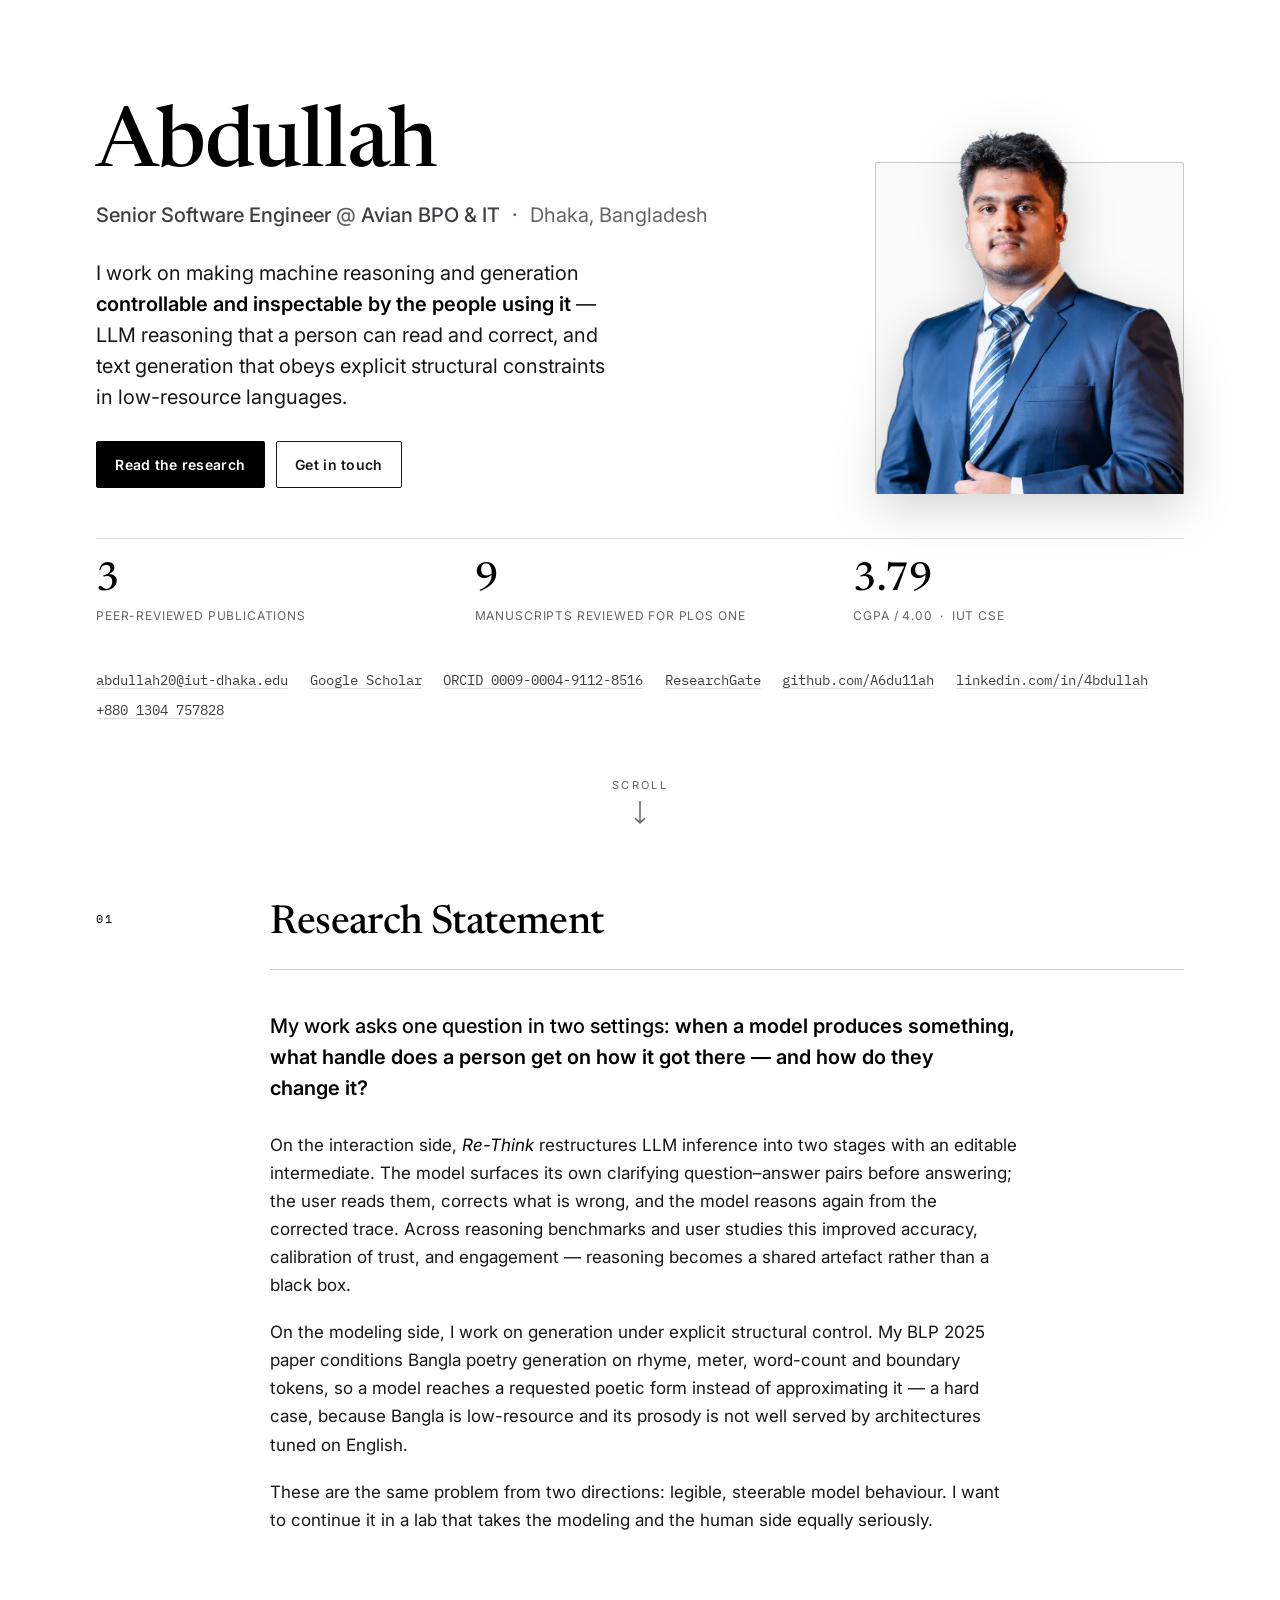
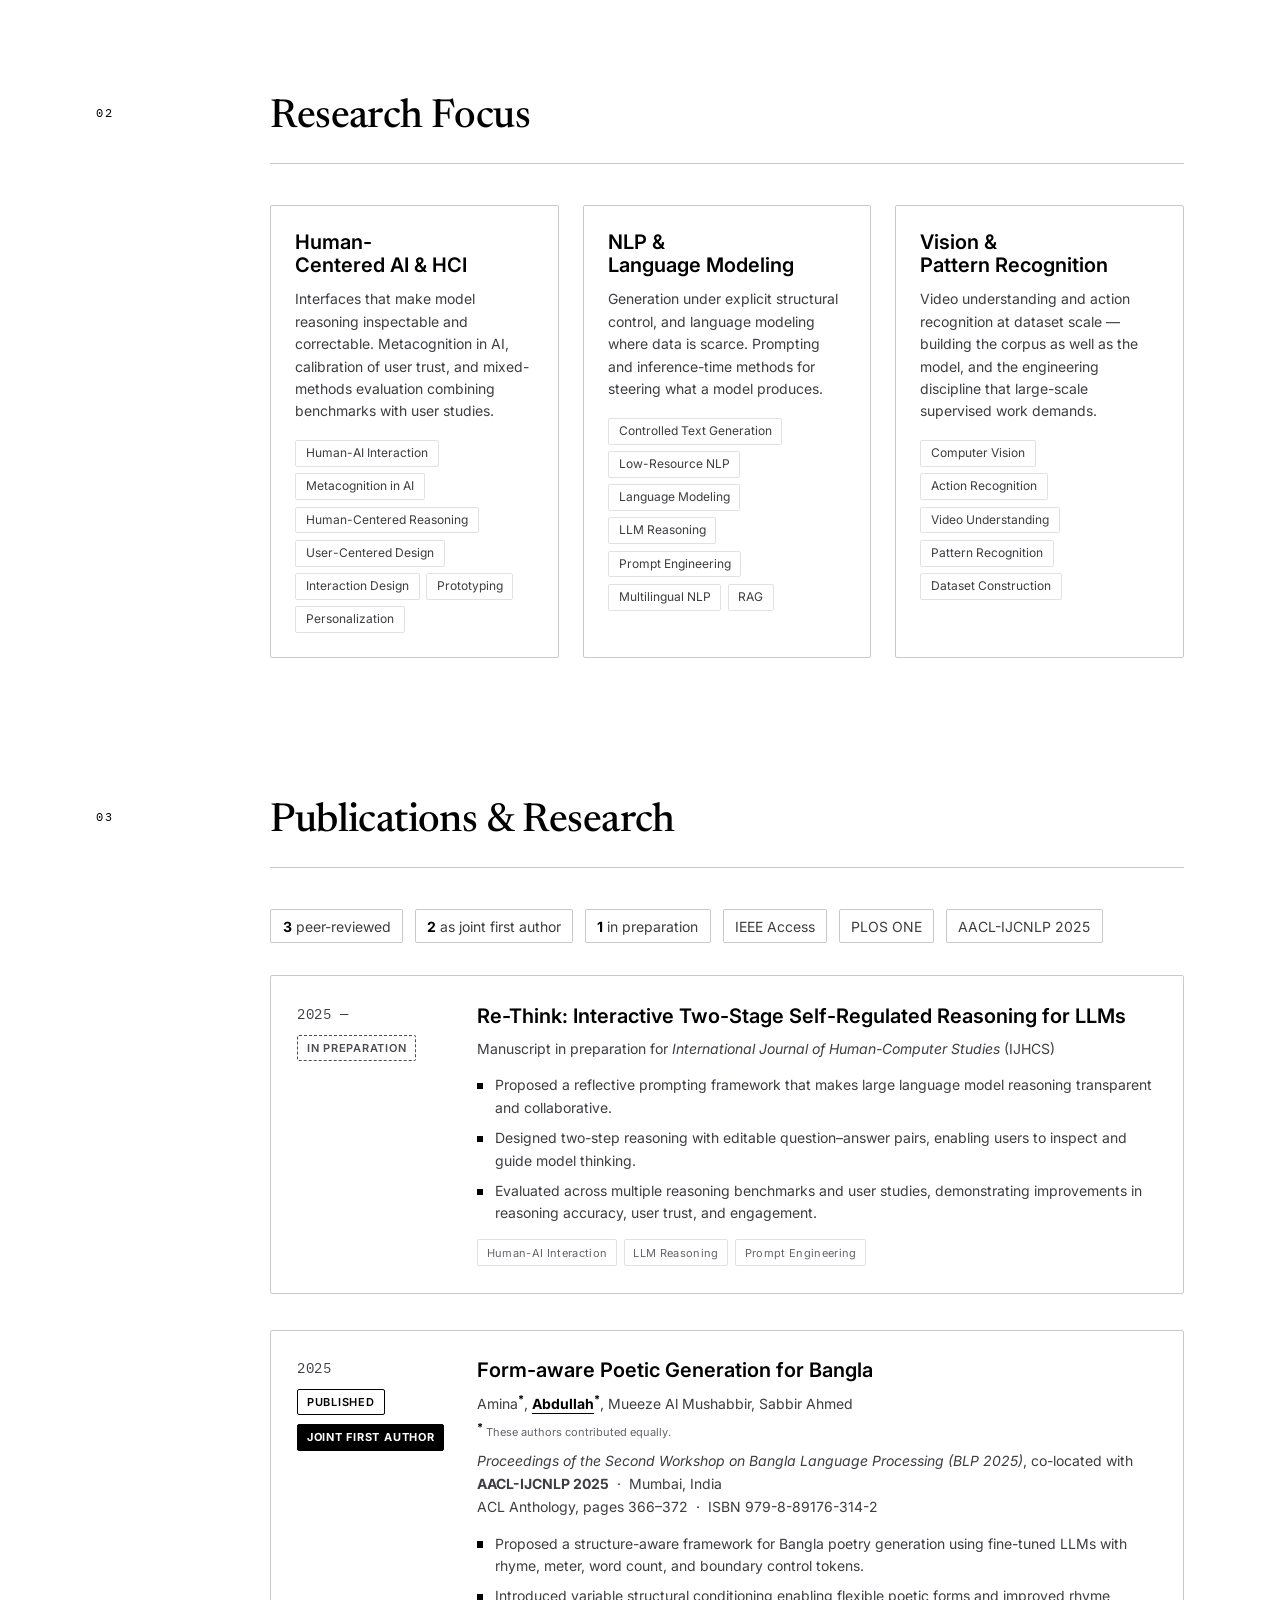
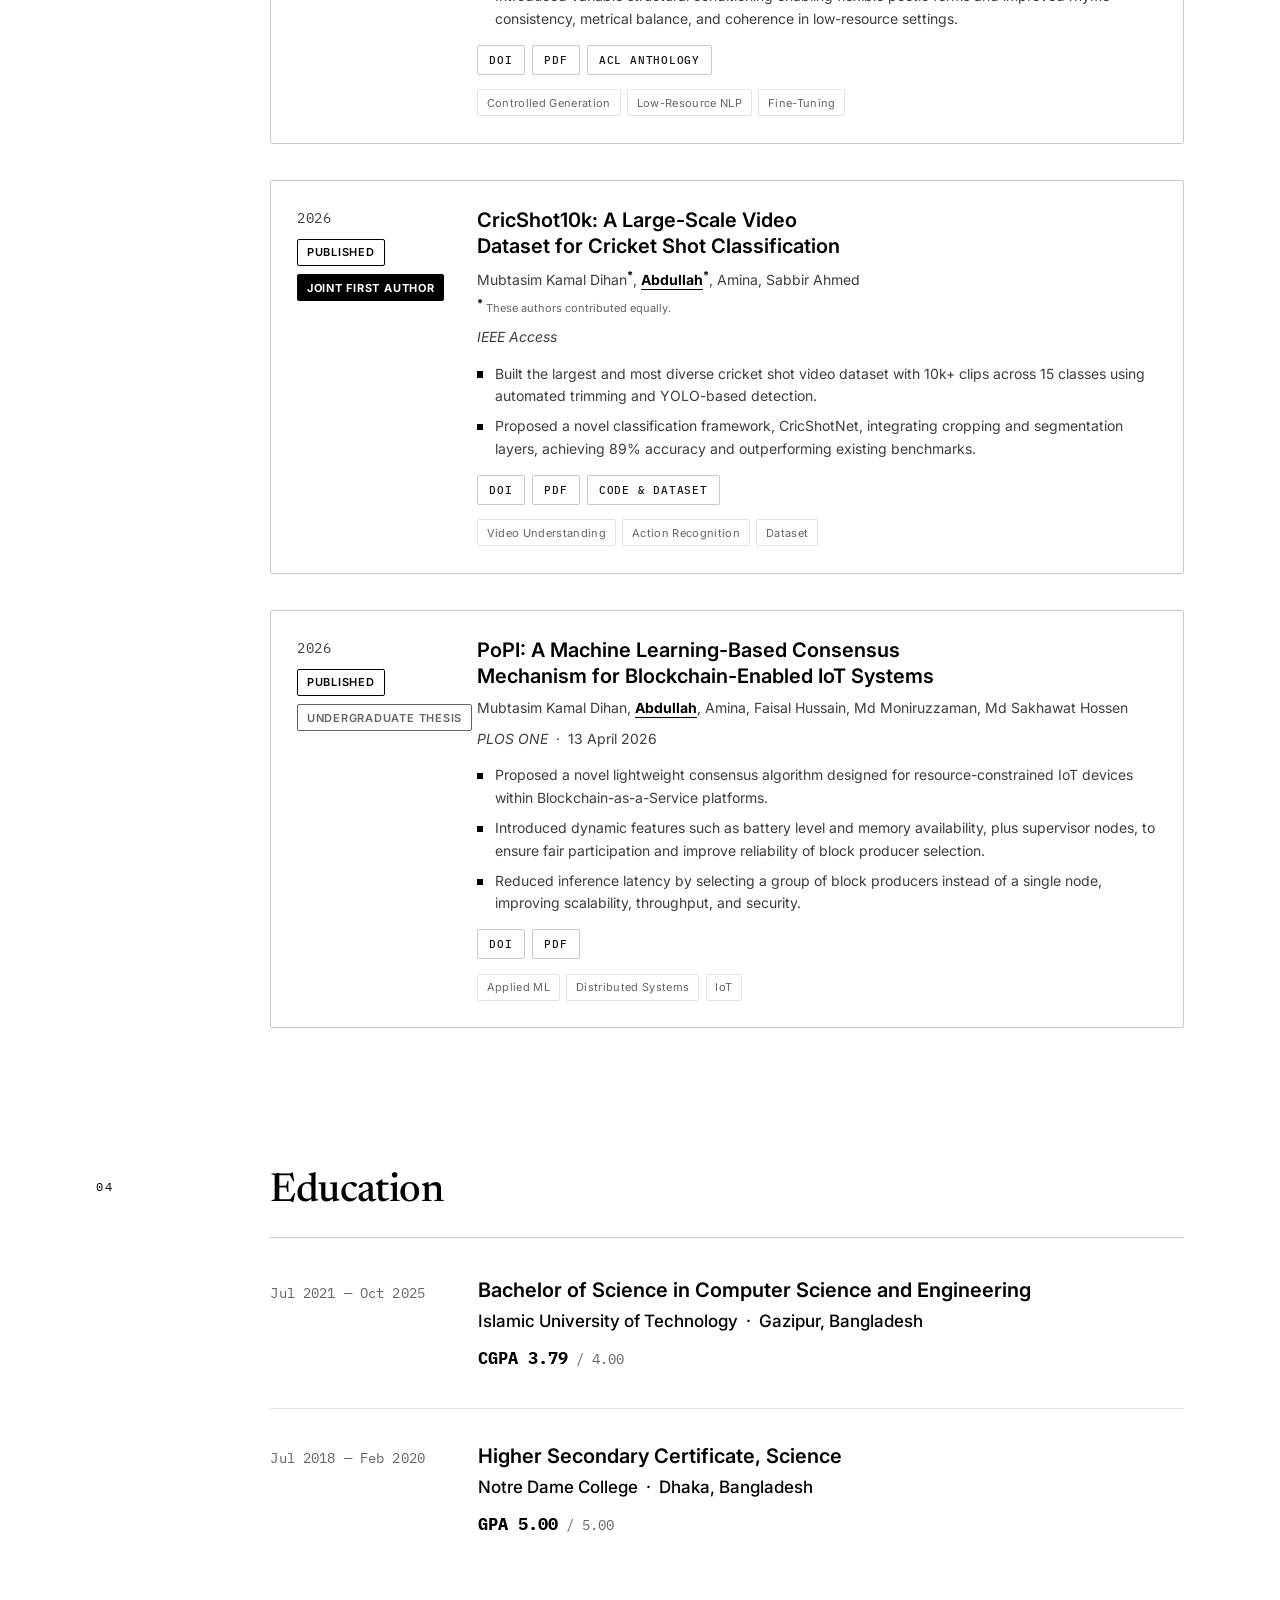
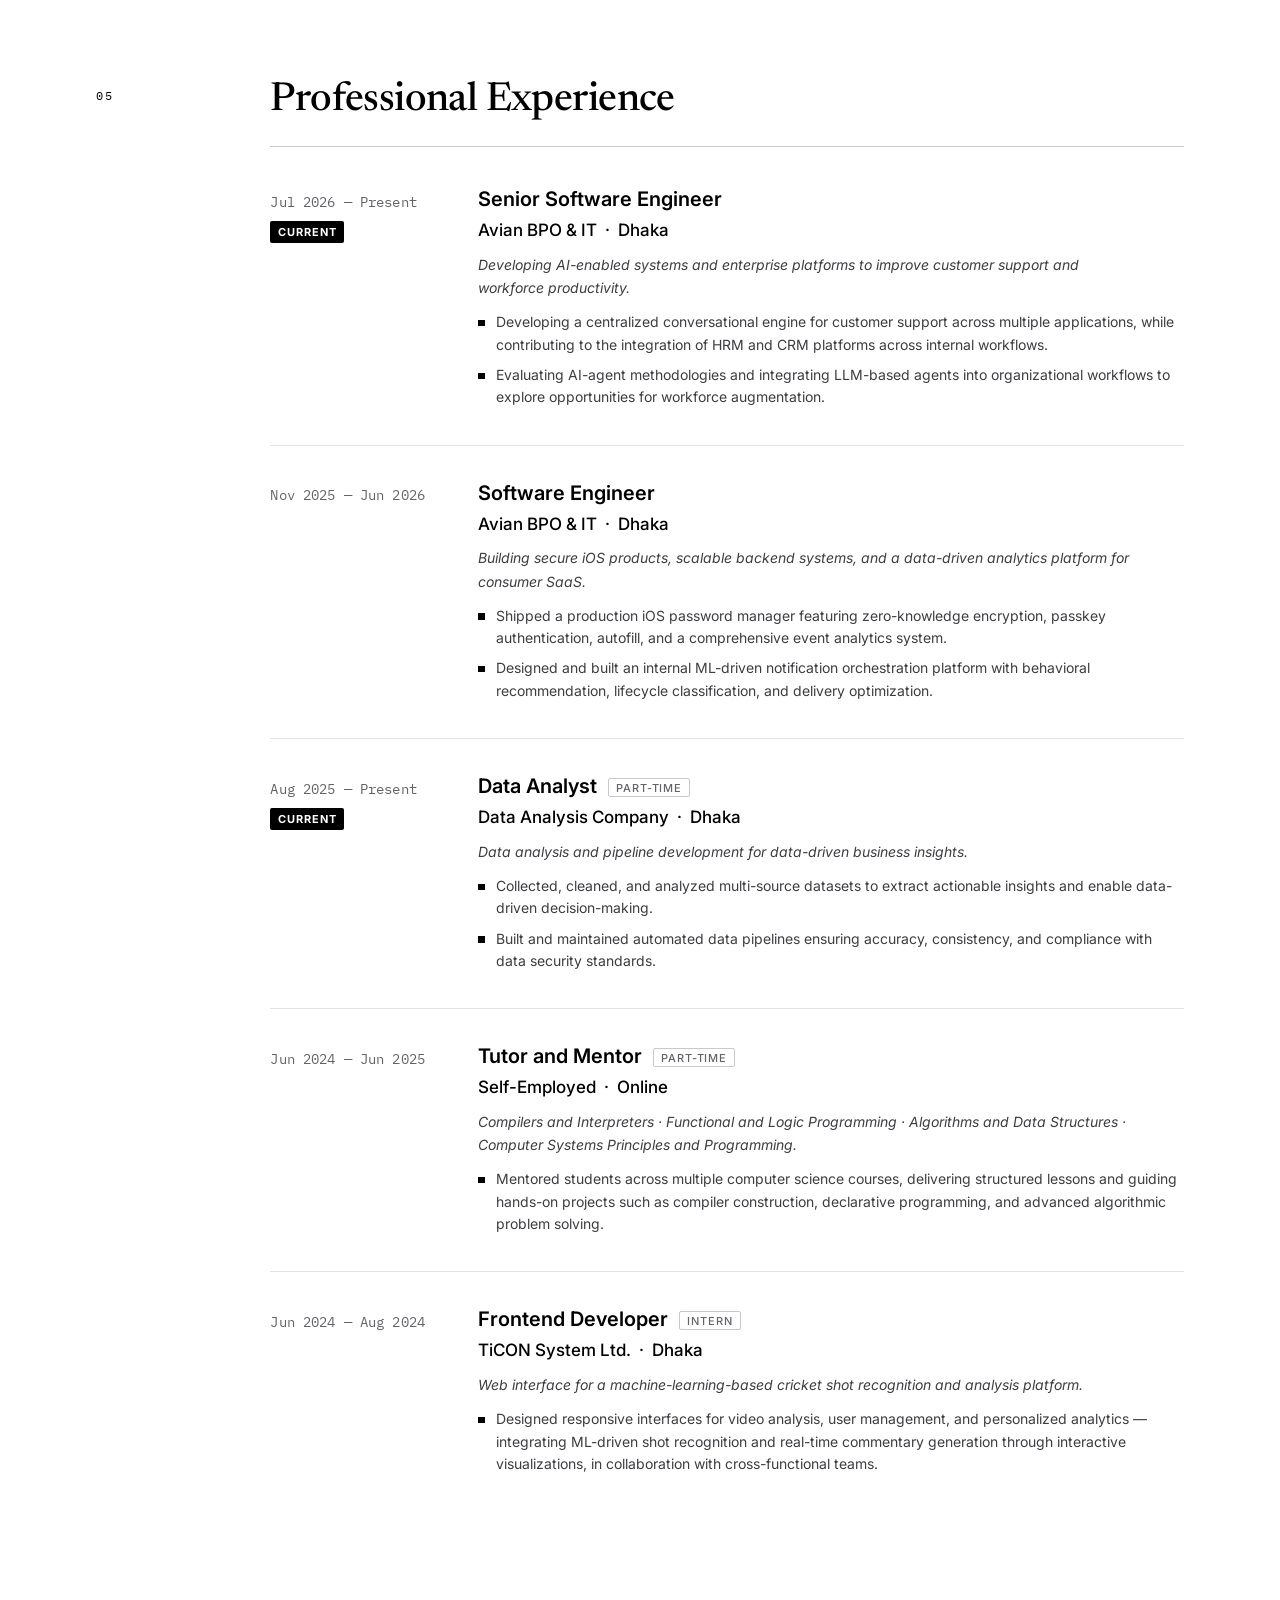
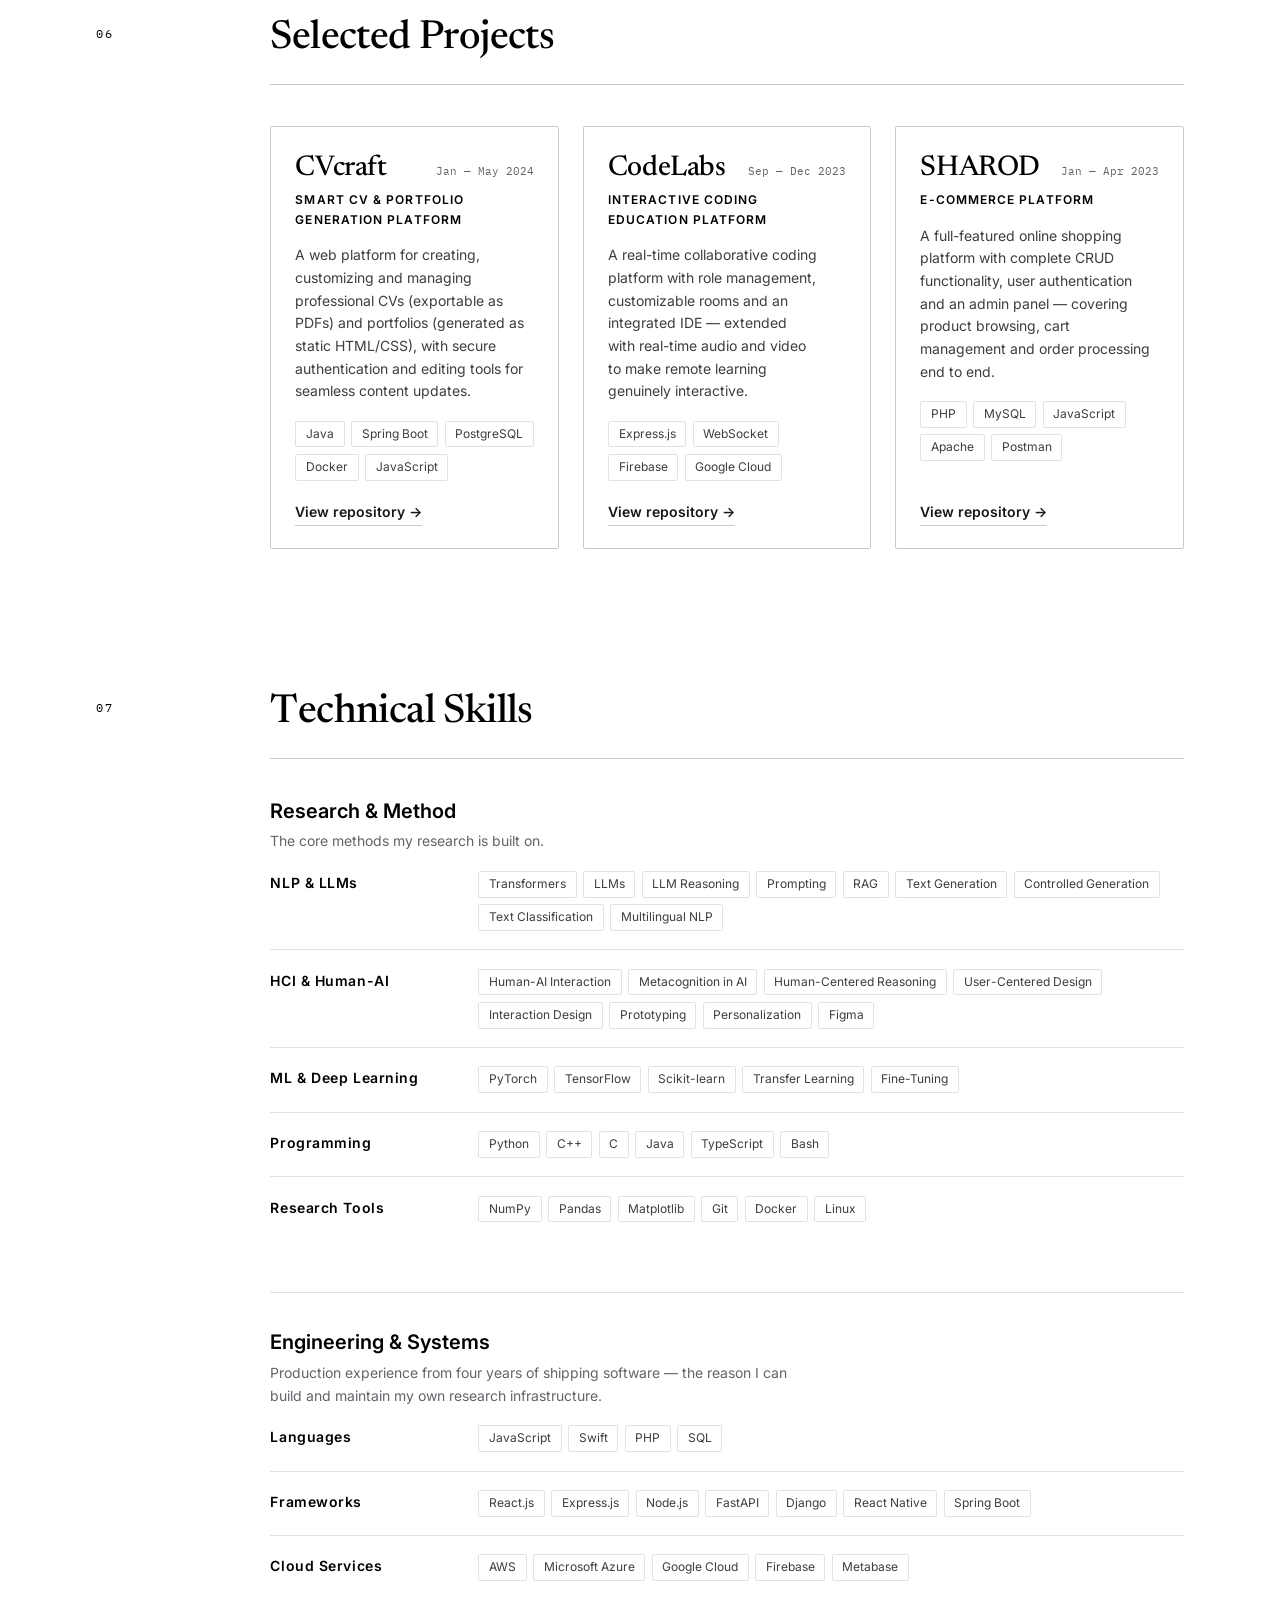
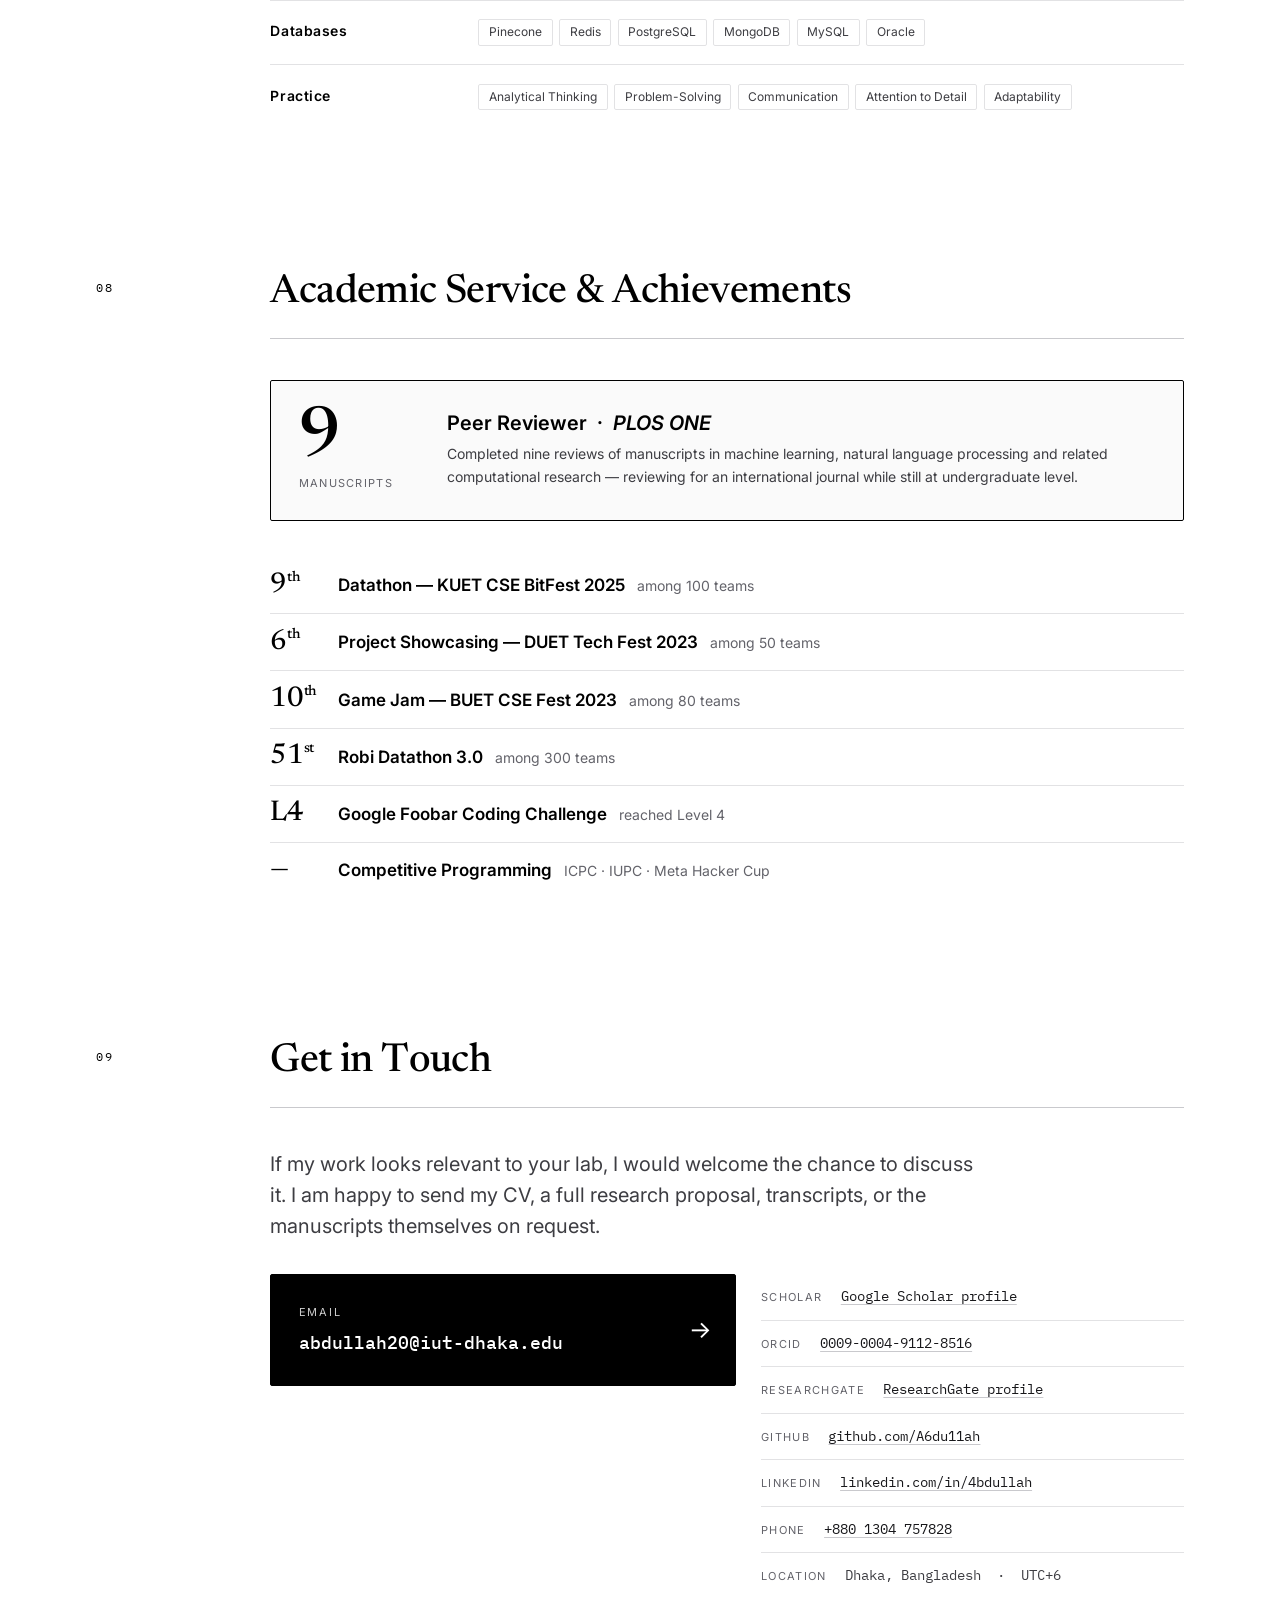
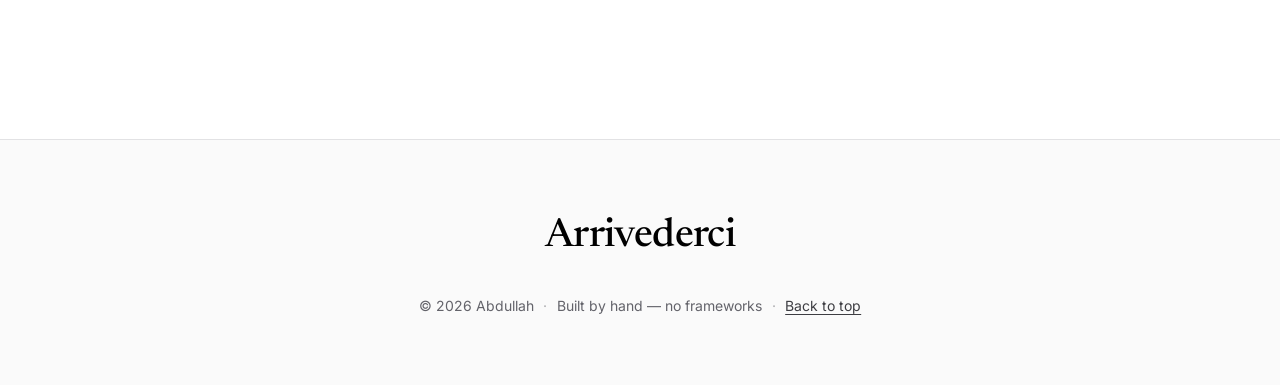
<file: index.html>
<!DOCTYPE html>
<html lang="en" data-skin="plain">
<head>
<meta charset="utf-8">
<meta name="viewport" content="width=device-width, initial-scale=1">
<title>Abdullah — Human-Centered AI &amp; NLP Research</title>
<meta name="description" content="Abdullah — researcher in human-centered AI, LLM reasoning and controlled text generation. Published in IEEE Access, PLOS ONE and the ACL Anthology (BLP 2025 @ AACL-IJCNLP).">
<meta name="author" content="Abdullah">
<meta name="theme-color" content="#ffffff">

<meta property="og:type" content="profile">
<meta property="og:title" content="Abdullah — Human-Centered AI &amp; NLP Research">
<meta property="og:description" content="Making machine reasoning and generation controllable and inspectable by people. Published in IEEE Access, PLOS ONE and the ACL Anthology.">
<meta property="og:image" content="assets/img/og.png">
<meta name="twitter:card" content="summary_large_image">

<link rel="icon" href="assets/img/favicon.svg" type="image/svg+xml">
<link rel="preconnect" href="https://fonts.googleapis.com">
<link rel="preconnect" href="https://fonts.gstatic.com" crossorigin>
<link href="https://fonts.googleapis.com/css2?family=Anton&family=IBM+Plex+Mono:wght@400;500&family=Inter:wght@400;500;600;700&family=Newsreader:ital,opsz,wght@0,6..72,400;0,6..72,500;0,6..72,600;1,6..72,400&family=Noto+Sans+JP:wght@400;700&display=swap" rel="stylesheet">

<link rel="stylesheet" href="assets/css/base.css">
<link rel="stylesheet" href="assets/css/plain.css">
<link rel="stylesheet" href="assets/css/stand.css">
<link rel="stylesheet" href="assets/css/motion.css">
<link rel="stylesheet" href="assets/css/print.css" media="print">

<script>
  // Applied before first paint: region first, then skin, so a stored Stand
  // Mode preference cannot flash on a variant that does not offer it.
  (function () {
    var q = new URLSearchParams(location.search);
    var rg = (q.get('region') || '').toLowerCase();
    var RG = { jp: 'jp', japan: 'jp', us: 'us', usa: 'us', uk: 'us', en: 'us' };
    var region = RG[rg] || 'default';
    var root = document.documentElement;

    root.setAttribute('data-region', region);
    root.setAttribute('data-jp-layer', region === 'jp' ? 'on' : 'off');

    // Stand Mode ships with the Japan variant only. The stored preference is
    // honoured there and ignored everywhere else, so /jp remembers the choice
    // without /us ever inheriting it.
    var skin = 'plain';
    if (region === 'jp') {
      try { if (localStorage.getItem('skin') === 'stand') skin = 'stand'; } catch (e) {}
    }
    root.setAttribute('data-skin', skin);

    var f = q.get('focus');
    if (f) root.setAttribute('data-focus', f.toLowerCase().replace(/\s+/g, '+'));
    root.classList.add('js');
  })();
</script>
</head>

<body>
<a class="skip-link" href="#main">Skip to content</a>

<!-- ══ Reading progress ═══════════════════════════════════════════════ -->
<div class="progress" aria-hidden="true"><span class="progress__bar" data-progress></span></div>

<!-- ══ Skin toggle — the zipper pull ══════════════════════════════════ -->
<button type="button" class="zip-toggle" data-skin-toggle aria-pressed="false" aria-label="Switch to Stand Mode">
  <span class="zip-toggle__track" aria-hidden="true">
    <span class="zip-toggle__teeth"></span>
    <span class="zip-toggle__slider">
      <svg viewBox="0 0 24 32" width="12" height="16" aria-hidden="true">
        <path d="M4 2h16v12l-6 6v10h-4V20L4 14V2z" fill="currentColor" stroke="currentColor" stroke-width="1.5" stroke-linejoin="round"/>
        <circle cx="12" cy="26" r="2.4" fill="none" stroke="currentColor" stroke-width="1.5"/>
      </svg>
    </span>
  </span>
  <span class="zip-toggle__label" data-toggle-label>Stand Mode</span>
</button>
<p class="sr-only" role="status" aria-live="polite" data-skin-status></p>

<!-- ══ Section rail ═══════════════════════════════════════════════════ -->
<nav class="rail" aria-label="Section navigation">
  <ol class="rail__list">
    <li><a href="#statement"    data-rail><i>01</i><b>研究概要</b><em>Statement</em></a></li>
    <li><a href="#focus"        data-rail><i>02</i><b>研究分野</b><em>Focus</em></a></li>
    <li><a href="#publications" data-rail><i>03</i><b>論文</b><em>Publications</em></a></li>
    <li><a href="#education"    data-rail><i>04</i><b>学歴</b><em>Education</em></a></li>
    <li><a href="#experience"   data-rail><i>05</i><b>職歴</b><em>Experience</em></a></li>
    <li><a href="#projects"     data-rail><i>06</i><b>制作</b><em>Projects</em></a></li>
    <li><a href="#skills"       data-rail><i>07</i><b>技能</b><em>Skills</em></a></li>
    <li><a href="#service"      data-rail><i>08</i><b>実績</b><em>Service</em></a></li>
    <li><a href="#contact"      data-rail><i>09</i><b>連絡</b><em>Contact</em></a></li>
  </ol>
</nav>

<!-- ══ Menacing marks (stand mode only) ═══════════════════════════════ -->
<div class="menacing" aria-hidden="true" data-menacing></div>


<!-- ══ HERO ═══════════════════════════════════════════════════════════ -->
<header class="hero" id="top">
  <div class="hero__grid">

    <div class="hero__body">
      <p class="hero__kana" aria-hidden="true">アブドゥッラー</p>
      <h1 class="hero__name" data-rush>Abdullah</h1>

      <p class="hero__role">
        Senior Software Engineer <span class="at">@</span> Avian BPO &amp; IT
        <span class="hero__sep" aria-hidden="true">·</span>
        <span class="hero__loc">Dhaka, Bangladesh</span>
      </p>

      <!-- EDITABLE: the opening line, per ?focus=. Nothing else on the page
           changes with the focus parameter — every section stays complete. -->
      <p class="hero__pitch" data-pitch="nlp+hci">
        I work on making machine reasoning and generation
        <strong>controllable and inspectable by the people using it</strong> —
        LLM reasoning that a person can read and correct, and text generation
        that obeys explicit structural constraints in low-resource languages.
      </p>

      <p class="hero__pitch" data-pitch="nlp" hidden>
        I work on <strong>controllable generation and language modeling for
        low-resource settings</strong> — making a model reach an explicitly
        specified structural target rather than approximating it, and exposing
        its reasoning as something a person can steer.
      </p>

      <p class="hero__pitch" data-pitch="hci" hidden>
        I work on <strong>human–AI interaction</strong> — giving people a real
        handle on machine reasoning instead of a verdict to accept or reject,
        and designing the control surface rather than only the output.
      </p>

      <div class="hero__actions">
        <a class="btn btn--primary" href="#publications">Read the research</a>
        <a class="btn" href="mailto:abdullah20@iut-dhaka.edu">Get in touch</a>
      </div>
    </div>

    <!-- With no portrait.jpg present the whole column is removed and the hero
         runs full width, so the page never publishes with a broken-image box
         on it. Drop the file in and the column returns by itself. -->
    <div class="hero__aside">
      <figure class="portrait">
        <div class="portrait__frame">
          <img src="assets/img/portrait-cut.webp"
               srcset="assets/img/portrait-cut-440.webp 440w,
                       assets/img/portrait-cut.webp 880w,
                       assets/img/portrait-cut-1320.webp 1320w"
               sizes="(max-width: 62rem) 148px, 340px"
               alt="Abdullah" width="880" height="1039"
               decoding="async"
               onerror="var a=this.closest('.hero__aside'); if(a){a.hidden=true;}">
        </div>
        <figcaption class="hanko" aria-hidden="true"><span>ア</span></figcaption>
      </figure>
    </div>

    <ul class="hero__stats">
      <li><b>3</b><span>Peer-reviewed publications</span></li>
      <li><b>9</b><span>Manuscripts reviewed for PLOS&nbsp;ONE</span></li>
      <li><b>3.79</b><span>CGPA / 4.00 &nbsp;·&nbsp; IUT CSE</span></li>
    </ul>

    <ul class="hero__links">
      <li><a href="mailto:abdullah20@iut-dhaka.edu">abdullah20@iut-dhaka.edu</a></li>
      <li><a href="https://scholar.google.com/citations?user=URx45qMAAAAJ&amp;hl=en" rel="noopener">Google&nbsp;Scholar</a></li>
      <li><a href="https://orcid.org/0009-0004-9112-8516" rel="noopener">ORCID&nbsp;0009-0004-9112-8516</a></li>
      <li><a href="https://www.researchgate.net/profile/Abdullah-53" rel="noopener">ResearchGate</a></li>
      <li><a href="https://github.com/A6du11ah" rel="noopener">github.com/A6du11ah</a></li>
      <li><a href="https://linkedin.com/in/4bdullah" rel="noopener">linkedin.com/in/4bdullah</a></li>
      <li><a href="tel:+8801304757828">+880 1304 757828</a></li>
    </ul>

  </div>

  <a class="hero__scroll" href="#statement" aria-label="Scroll to research statement">
    <span aria-hidden="true">Scroll</span>
    <svg viewBox="0 0 12 28" width="12" height="28" aria-hidden="true">
      <path d="M6 0v22M1 17l5 5 5-5" fill="none" stroke="currentColor" stroke-width="1.5"/>
    </svg>
  </a>
</header>


<main id="main">

<!-- ══ 01 · RESEARCH STATEMENT ════════════════════════════════════════ -->
<section class="section" id="statement" data-section>
  <div class="section__rail" aria-hidden="true">
    <span class="section__num">01</span>
    <span class="section__jp">研究概要</span>
  </div>

  <div class="section__main">
    <h2 class="section__title" data-split>Research Statement</h2>
    <div class="zipline" aria-hidden="true" data-zipline></div>

    <!-- EDITABLE: three variants selected by ?focus= — edit freely -->
    <div class="statement" data-statement="nlp+hci">
      <p class="lede">
        My work asks one question in two settings: <strong>when a model produces
        something, what handle does a person get on how it got there — and how do
        they change it?</strong>
      </p>
      <p>
        On the interaction side, <em>Re-Think</em> restructures LLM inference into two
        stages with an editable intermediate. The model surfaces its own clarifying
        question–answer pairs before answering; the user reads them, corrects what is
        wrong, and the model reasons again from the corrected trace. Across reasoning
        benchmarks and user studies this improved accuracy, calibration of trust, and
        engagement — reasoning becomes a shared artefact rather than a black box.
      </p>
      <p>
        On the modeling side, I work on generation under explicit structural control.
        My BLP 2025 paper conditions Bangla poetry generation on rhyme, meter,
        word-count and boundary tokens, so a model reaches a requested poetic form
        instead of approximating it — a hard case, because Bangla is low-resource and
        its prosody is not well served by architectures tuned on English.
      </p>
      <p>
        These are the same problem from two directions: legible, steerable model
        behaviour. I want to continue it in a lab that takes the modeling and the
        human side equally seriously.
      </p>
    </div>

    <div class="statement" data-statement="nlp" hidden>
      <p class="lede">
        I work on <strong>controllable generation and language modeling for
        low-resource settings</strong> — making a model hit an explicitly specified
        target rather than approximating it.
      </p>
      <p>
        My BLP 2025 paper introduces a structure-aware framework for Bangla poetry
        generation: fine-tuned LLMs conditioned on rhyme, meter, word-count and
        boundary control tokens, with variable structural conditioning that permits
        flexible poetic forms. It improved rhyme consistency, metrical balance and
        coherence in a setting where data is scarce and prosody differs sharply from
        the English corpora most architectures are tuned on.
      </p>
      <p>
        <em>Re-Think</em> extends the same instinct to inference: a two-stage
        procedure that exposes the model's intermediate reasoning as editable
        question–answer pairs, so a correction to the trace propagates into the final
        answer. It is a decoding-time control mechanism as much as an interface,
        and it improved accuracy across several reasoning benchmarks.
      </p>
      <p>
        I am looking for a lab where I can push further on controlled generation,
        multilingual and low-resource NLP, and inference-time methods for steering
        model behaviour.
      </p>
    </div>

    <div class="statement" data-statement="hci" hidden>
      <p class="lede">
        I work on <strong>human–AI interaction</strong> — specifically, on giving
        people a real handle on machine reasoning instead of a verdict to accept or
        reject.
      </p>
      <p>
        <em>Re-Think</em>, my current project, restructures LLM inference into two
        stages joined by an editable intermediate. Rather than emitting a chain of
        thought as a read-only artefact, the model surfaces its own clarifying
        question–answer pairs; the user inspects them, edits what is wrong, and the
        model reasons again from the corrected trace. Evaluation combined reasoning
        benchmarks with user studies, and showed gains in accuracy alongside
        improvements in user trust and engagement — the metacognitive loop matters as
        much as the score.
      </p>
      <p>
        This grew out of a broader interest in metacognition in AI and in
        user-centered design for systems whose behaviour is probabilistic. My
        modeling work on structurally-controlled generation is the same commitment
        approached from the other side: designing the control surface, not just the
        output.
      </p>
      <p>
        I want to pursue this in a lab working on interaction design for intelligent
        systems, mixed-methods evaluation, or human-centered AI.
      </p>
    </div>

  </div>
</section>


<!-- ══ 02 · RESEARCH FOCUS ════════════════════════════════════════════ -->
<section class="section" id="focus" data-section>
  <div class="section__rail" aria-hidden="true">
    <span class="section__num">02</span>
    <span class="section__jp">研究分野</span>
  </div>

  <div class="section__main">
    <h2 class="section__title" data-split>Research Focus</h2>
    <div class="zipline" aria-hidden="true" data-zipline></div>

    <div class="pillars">

      <article class="pillar" data-pillar="hci" data-reveal>
        <span class="pillar__idx" aria-hidden="true">ア</span>
        <h3>Human-Centered AI &amp; HCI</h3>
        <p>
          Interfaces that make model reasoning inspectable and correctable.
          Metacognition in AI, calibration of user trust, and mixed-methods
          evaluation combining benchmarks with user studies.
        </p>
        <ul class="tags">
          <li>Human-AI Interaction</li><li>Metacognition in AI</li>
          <li>Human-Centered Reasoning</li><li>User-Centered Design</li>
          <li>Interaction Design</li><li>Prototyping</li><li>Personalization</li>
        </ul>
      </article>

      <article class="pillar" data-pillar="nlp" data-reveal>
        <span class="pillar__idx" aria-hidden="true">イ</span>
        <h3>NLP &amp; Language Modeling</h3>
        <p>
          Generation under explicit structural control, and language modeling
          where data is scarce. Prompting and inference-time methods for steering
          what a model produces.
        </p>
        <ul class="tags">
          <li>Controlled Text Generation</li><li>Low-Resource NLP</li>
          <li>Language Modeling</li><li>LLM Reasoning</li>
          <li>Prompt Engineering</li><li>Multilingual NLP</li><li>RAG</li>
        </ul>
      </article>

      <article class="pillar" data-pillar="vision" data-reveal>
        <span class="pillar__idx" aria-hidden="true">ウ</span>
        <h3>Vision &amp; Pattern Recognition</h3>
        <p>
          Video understanding and action recognition at dataset scale — building
          the corpus as well as the model, and the engineering discipline that
          large-scale supervised work demands.
        </p>
        <ul class="tags">
          <li>Computer Vision</li><li>Action Recognition</li>
          <li>Video Understanding</li><li>Pattern Recognition</li>
          <li>Dataset Construction</li>
        </ul>
      </article>

    </div>
  </div>
</section>


<!-- ══ 03 · PUBLICATIONS & RESEARCH ═══════════════════════════════════ -->
<section class="section section--feature" id="publications" data-section>
  <div class="section__rail" aria-hidden="true">
    <span class="section__num">03</span>
    <span class="section__jp">論文</span>
  </div>

  <div class="section__main">
    <h2 class="section__title" data-split>Publications &amp; Research</h2>
    <div class="zipline" aria-hidden="true" data-zipline></div>

    <p class="section__meta">
      <span><b>3</b> peer-reviewed</span>
      <span><b>2</b> as joint first author</span>
      <span><b>1</b> in preparation</span>
      <span>IEEE Access</span><span>PLOS ONE</span><span>AACL-IJCNLP&nbsp;2025</span>
    </p>

    <ol class="pubs">

      <li class="pub" data-reveal>
        <div class="pub__side">
          <span class="pub__year">2025 —</span>
          <span class="badge badge--prep">In Preparation</span>
        </div>
        <div class="pub__body">
          <h3 class="pub__title">Re-Think: Interactive Two-Stage Self-Regulated Reasoning for LLMs</h3>
          <p class="pub__venue">
            Manuscript in preparation for <cite>International Journal of Human-Computer Studies</cite> (IJHCS)
          </p>
          <ul class="pub__points">
            <li>Proposed a reflective prompting framework that makes large language model reasoning transparent and collaborative.</li>
            <li>Designed two-step reasoning with editable question–answer pairs, enabling users to inspect and guide model thinking.</li>
            <li>Evaluated across multiple reasoning benchmarks and user studies, demonstrating improvements in reasoning accuracy, user trust, and engagement.</li>
          </ul>
          <p class="pub__tags"><span>Human-AI Interaction</span><span>LLM Reasoning</span><span>Prompt Engineering</span></p>
        </div>
      </li>

      <li class="pub" data-reveal>
        <div class="pub__side">
          <span class="pub__year">2025</span>
          <span class="badge badge--pub">Published</span>
          <span class="badge badge--first">Joint First Author</span>
        </div>
        <div class="pub__body">
          <h3 class="pub__title">Form-aware Poetic Generation for Bangla</h3>
          <p class="pub__authors">
            Amina<sup>*</sup>, <strong>Abdullah</strong><sup>*</sup>, Mueeze Al Mushabbir, Sabbir Ahmed
            <span class="pub__equal"><sup>*</sup> These authors contributed equally.</span>
          </p>
          <p class="pub__venue">
            <cite>Proceedings of the Second Workshop on Bangla Language Processing (BLP 2025)</cite>,
            co-located with <strong>AACL-IJCNLP 2025</strong> &nbsp;·&nbsp; Mumbai, India
            <br>ACL Anthology, pages 366–372 &nbsp;·&nbsp; ISBN 979-8-89176-314-2
          </p>
          <ul class="pub__points">
            <li>Proposed a structure-aware framework for Bangla poetry generation using fine-tuned LLMs with rhyme, meter, word count, and boundary control tokens.</li>
            <li>Introduced variable structural conditioning enabling flexible poetic forms and improved rhyme consistency, metrical balance, and coherence in low-resource settings.</li>
          </ul>
          <p class="pub__links">
            <a href="https://doi.org/10.18653/v1/2025.banglalp-1.30" rel="noopener">DOI</a>
            <a href="https://aclanthology.org/2025.banglalp-1.30.pdf" rel="noopener">PDF</a>
            <a href="https://aclanthology.org/2025.banglalp-1.30/" rel="noopener">ACL Anthology</a>
          </p>
          <p class="pub__tags"><span>Controlled Generation</span><span>Low-Resource NLP</span><span>Fine-Tuning</span></p>
        </div>
      </li>

      <li class="pub" data-reveal>
        <div class="pub__side">
          <span class="pub__year">2026</span>
          <span class="badge badge--pub">Published</span>
          <span class="badge badge--first">Joint First Author</span>
        </div>
        <div class="pub__body">
          <h3 class="pub__title">CricShot10k: A Large-Scale Video Dataset for Cricket Shot Classification</h3>
          <p class="pub__authors">
            Mubtasim Kamal Dihan<sup>*</sup>, <strong>Abdullah</strong><sup>*</sup>, Amina, Sabbir Ahmed
            <span class="pub__equal"><sup>*</sup> These authors contributed equally.</span>
          </p>
          <p class="pub__venue"><cite>IEEE Access</cite></p>
          <ul class="pub__points">
            <li>Built the largest and most diverse cricket shot video dataset with 10k+ clips across 15 classes using automated trimming and YOLO-based detection.</li>
            <li>Proposed a novel classification framework, CricShotNet, integrating cropping and segmentation layers, achieving 89% accuracy and outperforming existing benchmarks.</li>
          </ul>
          <p class="pub__links">
            <a href="https://doi.org/10.1109/ACCESS.2026.3663220" rel="noopener">DOI</a>
            <a href="https://ieeexplore.ieee.org/stamp/stamp.jsp?arnumber=11389735" rel="noopener">PDF</a>
            <a href="https://github.com/Dihan69/CricShot10k" rel="noopener">Code &amp; Dataset</a>
          </p>
          <p class="pub__tags"><span>Video Understanding</span><span>Action Recognition</span><span>Dataset</span></p>
        </div>
      </li>

      <li class="pub" data-reveal>
        <div class="pub__side">
          <span class="pub__year">2026</span>
          <span class="badge badge--pub">Published</span>
          <span class="badge badge--thesis">Undergraduate Thesis</span>
        </div>
        <div class="pub__body">
          <!-- Title as published. The CV's working title ("A Machine Learning-Based
               Lightweight Consensus Framework…") is not what appears in PLOS ONE,
               so a search for that phrase would not find the paper. -->
          <h3 class="pub__title">PoPI: A Machine Learning-Based Consensus Mechanism for Blockchain-Enabled IoT Systems</h3>
          <p class="pub__authors">
            Mubtasim Kamal Dihan, <strong>Abdullah</strong>, Amina, Faisal Hussain,
            Md Moniruzzaman, Md Sakhawat Hossen
          </p>
          <p class="pub__venue"><cite>PLOS ONE</cite> &nbsp;·&nbsp; 13 April 2026</p>
          <ul class="pub__points">
            <li>Proposed a novel lightweight consensus algorithm designed for resource-constrained IoT devices within Blockchain-as-a-Service platforms.</li>
            <li>Introduced dynamic features such as battery level and memory availability, plus supervisor nodes, to ensure fair participation and improve reliability of block producer selection.</li>
            <li>Reduced inference latency by selecting a group of block producers instead of a single node, improving scalability, throughput, and security.</li>
          </ul>
          <p class="pub__links">
            <a href="https://doi.org/10.1371/journal.pone.0347124" rel="noopener">DOI</a>
            <a href="https://journals.plos.org/plosone/article/file?id=10.1371/journal.pone.0347124&amp;type=printable" rel="noopener">PDF</a>
          </p>
          <p class="pub__tags"><span>Applied ML</span><span>Distributed Systems</span><span>IoT</span></p>
        </div>
      </li>

    </ol>
  </div>
</section>


<!-- ══ 04 · EDUCATION ═════════════════════════════════════════════════ -->
<section class="section" id="education" data-section>
  <div class="section__rail" aria-hidden="true">
    <span class="section__num">04</span>
    <span class="section__jp">学歴</span>
  </div>

  <div class="section__main">
    <h2 class="section__title" data-split>Education</h2>
    <div class="zipline" aria-hidden="true" data-zipline></div>

    <ol class="timeline">
      <li class="entry" data-reveal>
        <div class="entry__when"><span>Jul 2021 — Oct 2025</span></div>
        <div class="entry__what">
          <h3>Bachelor of Science in Computer Science and Engineering</h3>
          <p class="entry__org">Islamic University of Technology &nbsp;·&nbsp; Gazipur, Bangladesh</p>
          <p class="entry__grade"><b>CGPA 3.79</b> <span>/ 4.00</span></p>
        </div>
      </li>
      <li class="entry" data-reveal>
        <div class="entry__when"><span>Jul 2018 — Feb 2020</span></div>
        <div class="entry__what">
          <h3>Higher Secondary Certificate, Science</h3>
          <p class="entry__org">Notre Dame College &nbsp;·&nbsp; Dhaka, Bangladesh</p>
          <p class="entry__grade"><b>GPA 5.00</b> <span>/ 5.00</span></p>
        </div>
      </li>
    </ol>
  </div>
</section>


<!-- ══ 05 · EXPERIENCE ════════════════════════════════════════════════ -->
<section class="section" id="experience" data-section>
  <div class="section__rail" aria-hidden="true">
    <span class="section__num">05</span>
    <span class="section__jp">職歴</span>
  </div>

  <div class="section__main">
    <h2 class="section__title" data-split>Professional Experience</h2>
    <div class="zipline" aria-hidden="true" data-zipline></div>

    <ol class="timeline">

      <li class="entry" data-reveal>
        <div class="entry__when"><span>Jul 2026 — Present</span><b class="entry__now">Current</b></div>
        <div class="entry__what">
          <h3>Senior Software Engineer</h3>
          <p class="entry__org">Avian BPO &amp; IT &nbsp;·&nbsp; Dhaka</p>
          <p class="entry__summary">Developing AI-enabled systems and enterprise platforms to improve customer support and workforce productivity.</p>
          <ul class="entry__points">
            <li>Developing a centralized conversational engine for customer support across multiple applications, while contributing to the integration of HRM and CRM platforms across internal workflows.</li>
            <li>Evaluating AI-agent methodologies and integrating LLM-based agents into organizational workflows to explore opportunities for workforce augmentation.</li>
          </ul>
        </div>
      </li>

      <li class="entry" data-reveal>
        <div class="entry__when"><span>Nov 2025 — Jun 2026</span></div>
        <div class="entry__what">
          <h3>Software Engineer</h3>
          <p class="entry__org">Avian BPO &amp; IT &nbsp;·&nbsp; Dhaka</p>
          <p class="entry__summary">Building secure iOS products, scalable backend systems, and a data-driven analytics platform for consumer SaaS.</p>
          <ul class="entry__points">
            <li>Shipped a production iOS password manager featuring zero-knowledge encryption, passkey authentication, autofill, and a comprehensive event analytics system.</li>
            <li>Designed and built an internal ML-driven notification orchestration platform with behavioral recommendation, lifecycle classification, and delivery optimization.</li>
          </ul>
        </div>
      </li>

      <li class="entry" data-reveal>
        <div class="entry__when"><span>Aug 2025 — Present</span><b class="entry__now">Current</b></div>
        <div class="entry__what">
          <h3>Data Analyst <span class="entry__type">Part-time</span></h3>
          <p class="entry__org">Data Analysis Company &nbsp;·&nbsp; Dhaka</p>
          <p class="entry__summary">Data analysis and pipeline development for data-driven business insights.</p>
          <ul class="entry__points">
            <li>Collected, cleaned, and analyzed multi-source datasets to extract actionable insights and enable data-driven decision-making.</li>
            <li>Built and maintained automated data pipelines ensuring accuracy, consistency, and compliance with data security standards.</li>
          </ul>
        </div>
      </li>

      <li class="entry" data-reveal>
        <div class="entry__when"><span>Jun 2024 — Jun 2025</span></div>
        <div class="entry__what">
          <h3>Tutor and Mentor <span class="entry__type">Part-time</span></h3>
          <p class="entry__org">Self-Employed &nbsp;·&nbsp; Online</p>
          <p class="entry__summary">Compilers and Interpreters · Functional and Logic Programming · Algorithms and Data Structures · Computer Systems Principles and Programming.</p>
          <ul class="entry__points">
            <li>Mentored students across multiple computer science courses, delivering structured lessons and guiding hands-on projects such as compiler construction, declarative programming, and advanced algorithmic problem solving.</li>
          </ul>
        </div>
      </li>

      <li class="entry" data-reveal>
        <div class="entry__when"><span>Jun 2024 — Aug 2024</span></div>
        <div class="entry__what">
          <h3>Frontend Developer <span class="entry__type">Intern</span></h3>
          <p class="entry__org">TiCON System Ltd. &nbsp;·&nbsp; Dhaka</p>
          <p class="entry__summary">Web interface for a machine-learning-based cricket shot recognition and analysis platform.</p>
          <ul class="entry__points">
            <li>Designed responsive interfaces for video analysis, user management, and personalized analytics — integrating ML-driven shot recognition and real-time commentary generation through interactive visualizations, in collaboration with cross-functional teams.</li>
          </ul>
        </div>
      </li>

    </ol>
  </div>
</section>


<!-- ══ 06 · PROJECTS ══════════════════════════════════════════════════ -->
<section class="section" id="projects" data-section>
  <div class="section__rail" aria-hidden="true">
    <span class="section__num">06</span>
    <span class="section__jp">制作</span>
  </div>

  <div class="section__main">
    <h2 class="section__title" data-split>Selected Projects</h2>
    <div class="zipline" aria-hidden="true" data-zipline></div>

    <div class="cards">

      <article class="card" data-reveal>
        <span class="card__pull" aria-hidden="true"></span>
        <header class="card__head">
          <h3>CVcraft</h3>
          <span class="card__when">Jan — May 2024</span>
        </header>
        <p class="card__sub">Smart CV &amp; Portfolio Generation Platform</p>
        <p class="card__desc">
          A web platform for creating, customizing and managing professional CVs
          (exportable as PDFs) and portfolios (generated as static HTML/CSS), with
          secure authentication and editing tools for seamless content updates.
        </p>
        <ul class="tags">
          <li>Java</li><li>Spring Boot</li><li>PostgreSQL</li><li>Docker</li><li>JavaScript</li>
        </ul>
        <a class="card__link" href="https://github.com/A6du11ah/CVcraft" rel="noopener">
          View repository <span aria-hidden="true">→</span>
        </a>
      </article>

      <article class="card" data-reveal>
        <span class="card__pull" aria-hidden="true"></span>
        <header class="card__head">
          <h3>CodeLabs</h3>
          <span class="card__when">Sep — Dec 2023</span>
        </header>
        <p class="card__sub">Interactive Coding Education Platform</p>
        <p class="card__desc">
          A real-time collaborative coding platform with role management, customizable
          rooms and an integrated IDE — extended with real-time audio and video to make
          remote learning genuinely interactive.
        </p>
        <ul class="tags">
          <li>Express.js</li><li>WebSocket</li><li>Firebase</li><li>Google Cloud</li>
        </ul>
        <a class="card__link" href="https://github.com/A6du11ah/CodeLabs" rel="noopener">
          View repository <span aria-hidden="true">→</span>
        </a>
      </article>

      <article class="card" data-reveal>
        <span class="card__pull" aria-hidden="true"></span>
        <header class="card__head">
          <h3>SHAROD</h3>
          <span class="card__when">Jan — Apr 2023</span>
        </header>
        <p class="card__sub">E-commerce Platform</p>
        <p class="card__desc">
          A full-featured online shopping platform with complete CRUD functionality,
          user authentication and an admin panel — covering product browsing, cart
          management and order processing end to end.
        </p>
        <ul class="tags">
          <li>PHP</li><li>MySQL</li><li>JavaScript</li><li>Apache</li><li>Postman</li>
        </ul>
        <a class="card__link" href="https://github.com/A6du11ah/SHAROD" rel="noopener">
          View repository <span aria-hidden="true">→</span>
        </a>
      </article>

    </div>
  </div>
</section>


<!-- ══ 07 · SKILLS ════════════════════════════════════════════════════ -->
<section class="section" id="skills" data-section>
  <div class="section__rail" aria-hidden="true">
    <span class="section__num">07</span>
    <span class="section__jp">技能</span>
  </div>

  <div class="section__main">
    <h2 class="section__title" data-split>Technical Skills</h2>
    <div class="zipline" aria-hidden="true" data-zipline></div>

    <!-- Two tiers. The first is the set the academic CV presents to
         the academic record, kept intact and kept first. The second is the
         wider engineering range — shown, not hidden, because it is real
         experience, but placed after the research-relevant set so it reads
         as depth rather than noise. -->

    <div class="skills__group" data-reveal>
      <h3 class="skills__group-title">
        <span class="skills__group-mark" aria-hidden="true">研究</span>
        Research &amp; Method
      </h3>
      <p class="skills__group-note">The core methods my research is built on.</p>

      <dl class="skills">
        <div class="skills__row">
          <dt>NLP &amp; LLMs</dt>
          <dd><ul class="tags"><li>Transformers</li><li>LLMs</li><li>LLM Reasoning</li><li>Prompting</li><li>RAG</li><li>Text Generation</li><li>Controlled Generation</li><li>Text Classification</li><li>Multilingual NLP</li></ul></dd>
        </div>
        <div class="skills__row">
          <dt>HCI &amp; Human-AI</dt>
          <dd><ul class="tags"><li>Human-AI Interaction</li><li>Metacognition in AI</li><li>Human-Centered Reasoning</li><li>User-Centered Design</li><li>Interaction Design</li><li>Prototyping</li><li>Personalization</li><li>Figma</li></ul></dd>
        </div>
        <div class="skills__row">
          <dt>ML &amp; Deep Learning</dt>
          <dd><ul class="tags"><li>PyTorch</li><li>TensorFlow</li><li>Scikit-learn</li><li>Transfer Learning</li><li>Fine-Tuning</li></ul></dd>
        </div>
        <div class="skills__row">
          <dt>Programming</dt>
          <dd><ul class="tags"><li>Python</li><li>C++</li><li>C</li><li>Java</li><li>TypeScript</li><li>Bash</li></ul></dd>
        </div>
        <div class="skills__row">
          <dt>Research Tools</dt>
          <dd><ul class="tags"><li>NumPy</li><li>Pandas</li><li>Matplotlib</li><li>Git</li><li>Docker</li><li>Linux</li></ul></dd>
        </div>
      </dl>
    </div>

    <div class="skills__group skills__group--wide" data-reveal>
      <h3 class="skills__group-title">
        <span class="skills__group-mark" aria-hidden="true">開発</span>
        Engineering &amp; Systems
      </h3>
      <p class="skills__group-note">
        Production experience from four years of shipping software — the
        reason I can build and maintain my own research infrastructure.
      </p>

      <dl class="skills">
        <div class="skills__row">
          <dt>Languages</dt>
          <dd><ul class="tags"><li>JavaScript</li><li>Swift</li><li>PHP</li><li>SQL</li></ul></dd>
        </div>
        <div class="skills__row">
          <dt>Frameworks</dt>
          <dd><ul class="tags"><li>React.js</li><li>Express.js</li><li>Node.js</li><li>FastAPI</li><li>Django</li><li>React Native</li><li>Spring Boot</li></ul></dd>
        </div>
        <div class="skills__row">
          <dt>Cloud Services</dt>
          <dd><ul class="tags"><li>AWS</li><li>Microsoft Azure</li><li>Google Cloud</li><li>Firebase</li><li>Metabase</li></ul></dd>
        </div>
        <div class="skills__row">
          <dt>Databases</dt>
          <dd><ul class="tags"><li>Pinecone</li><li>Redis</li><li>PostgreSQL</li><li>MongoDB</li><li>MySQL</li><li>Oracle</li></ul></dd>
        </div>
        <div class="skills__row">
          <dt>Practice</dt>
          <dd><ul class="tags"><li>Analytical Thinking</li><li>Problem-Solving</li><li>Communication</li><li>Attention to Detail</li><li>Adaptability</li></ul></dd>
        </div>
      </dl>
    </div>
  </div>
</section>


<!-- ══ 08 · SERVICE & ACHIEVEMENTS ════════════════════════════════════ -->
<section class="section" id="service" data-section>
  <div class="section__rail" aria-hidden="true">
    <span class="section__num">08</span>
    <span class="section__jp">実績</span>
  </div>

  <div class="section__main">
    <h2 class="section__title" data-split>Academic Service &amp; Achievements</h2>
    <div class="zipline" aria-hidden="true" data-zipline></div>

    <div class="callout" data-reveal>
      <p class="callout__stat"><b>9</b> <span>manuscripts</span></p>
      <div class="callout__body">
        <h3>Peer Reviewer &nbsp;·&nbsp; <cite>PLOS ONE</cite></h3>
        <p>
          Completed nine reviews of manuscripts in machine learning, natural language
          processing and related computational research — reviewing for an
          international journal while still at undergraduate level.
        </p>
      </div>
    </div>

    <ul class="awards">
      <li data-reveal><span class="awards__rank">9<sup>th</sup></span><div><b>Datathon — KUET CSE BitFest 2025</b><span>among 100 teams</span></div></li>
      <li data-reveal><span class="awards__rank">6<sup>th</sup></span><div><b>Project Showcasing — DUET Tech Fest 2023</b><span>among 50 teams</span></div></li>
      <li data-reveal><span class="awards__rank">10<sup>th</sup></span><div><b>Game Jam — BUET CSE Fest 2023</b><span>among 80 teams</span></div></li>
      <li data-reveal><span class="awards__rank">51<sup>st</sup></span><div><b>Robi Datathon 3.0</b><span>among 300 teams</span></div></li>
      <li data-reveal><span class="awards__rank">L4</span><div><b>Google Foobar Coding Challenge</b><span>reached Level 4</span></div></li>
      <li data-reveal><span class="awards__rank">—</span><div><b>Competitive Programming</b><span>ICPC · IUPC · Meta Hacker Cup</span></div></li>
    </ul>
  </div>
</section>


<!-- ══ 09 · CONTACT ═══════════════════════════════════════════════════ -->
<section class="section section--contact" id="contact" data-section>
  <div class="section__rail" aria-hidden="true">
    <span class="section__num">09</span>
    <span class="section__jp">連絡</span>
  </div>

  <div class="section__main">
    <h2 class="section__title" data-split>Get in Touch</h2>
    <div class="zipline" aria-hidden="true" data-zipline></div>

    <p class="contact__lede">
      If my work looks relevant to your lab, I would welcome the chance to discuss it.
      I am happy to send my CV, a full research proposal, transcripts, or the
      manuscripts themselves on request.
    </p>

    <div class="contact__grid">
      <a class="contact__primary" href="mailto:abdullah20@iut-dhaka.edu">
        <span class="contact__label">Email</span>
        <span class="contact__value">abdullah20@iut-dhaka.edu</span>
        <span class="contact__go" aria-hidden="true">→</span>
      </a>
      <ul class="contact__list">
        <li><span>Scholar</span><a href="https://scholar.google.com/citations?user=URx45qMAAAAJ&amp;hl=en" rel="noopener">Google Scholar profile</a></li>
        <li><span>ORCID</span><a href="https://orcid.org/0009-0004-9112-8516" rel="noopener">0009-0004-9112-8516</a></li>
        <li><span>ResearchGate</span><a href="https://www.researchgate.net/profile/Abdullah-53" rel="noopener">ResearchGate profile</a></li>
        <li><span>GitHub</span><a href="https://github.com/A6du11ah" rel="noopener">github.com/A6du11ah</a></li>
        <li><span>LinkedIn</span><a href="https://linkedin.com/in/4bdullah" rel="noopener">linkedin.com/in/4bdullah</a></li>
        <li><span>Phone</span><a href="tel:+8801304757828">+880 1304 757828</a></li>
        <li><span>Location</span><a href="#contact" aria-disabled="true" tabindex="-1" class="is-static">Dhaka, Bangladesh &nbsp;·&nbsp; UTC+6</a></li>
      </ul>
    </div>

  </div>
</section>

</main>


<!-- ══ FOOTER ═════════════════════════════════════════════════════════ -->
<footer class="footer">
  <div class="footer__inner">
    <p class="footer__sign" data-arrivederci>
      <span class="footer__jp" aria-hidden="true">またね</span>
      <span class="footer__word">Arrivederci</span>
    </p>
    <p class="footer__meta">
      <span>© <span data-year>2026</span> Abdullah</span>
      <span class="footer__dot" aria-hidden="true">·</span>
      <span>Built by hand — no frameworks</span>
      <span class="footer__dot" aria-hidden="true">·</span>
      <a href="#top">Back to top</a>
    </p>
    <p class="footer__note">
      Stand Mode is a tribute to Sticky Fingers from <cite>JoJo's Bizarre Adventure</cite>,
      created by Hirohiko Araki. This site is a personal portfolio and is not affiliated
      with or endorsed by the rights holders.
    </p>
  </div>
</footer>


<!-- ══ Zipper transition overlay ══════════════════════════════════════ -->
<div class="unzip" data-unzip aria-hidden="true">
  <span class="unzip__half unzip__half--l"></span>
  <span class="unzip__half unzip__half--r"></span>
  <span class="unzip__seam"><span class="unzip__slider"></span></span>
</div>


<script type="application/ld+json">
{
  "@context": "https://schema.org",
  "@type": "Person",
  "name": "Abdullah",
  "email": "mailto:abdullah20@iut-dhaka.edu",
  "telephone": "+880-1304-757828",
  "jobTitle": "Senior Software Engineer",
  "description": "Researcher in human-centered AI, LLM reasoning and controlled text generation.",
  "address": { "@type": "PostalAddress", "addressLocality": "Dhaka", "addressCountry": "BD" },
  "alumniOf": {
    "@type": "CollegeOrUniversity",
    "name": "Islamic University of Technology",
    "address": { "@type": "PostalAddress", "addressLocality": "Gazipur", "addressCountry": "BD" }
  },
  "worksFor": { "@type": "Organization", "name": "Avian BPO & IT" },
  "identifier": {
    "@type": "PropertyValue",
    "propertyID": "ORCID",
    "value": "0009-0004-9112-8516",
    "url": "https://orcid.org/0009-0004-9112-8516"
  },
  "sameAs": [
    "https://orcid.org/0009-0004-9112-8516",
    "https://scholar.google.com/citations?user=URx45qMAAAAJ&hl=en",
    "https://www.researchgate.net/profile/Abdullah-53",
    "https://github.com/A6du11ah",
    "https://linkedin.com/in/4bdullah"
  ],
  "knowsAbout": [
    "Human-Centered AI", "Human-Computer Interaction", "Natural Language Processing",
    "Large Language Models", "Controlled Text Generation", "Low-Resource NLP",
    "Computer Vision", "Action Recognition"
  ],
  "subjectOf": [
    {
      "@type": "ScholarlyArticle",
      "name": "CricShot10k: A Large-Scale Video Dataset for Cricket Shot Classification",
      "publisher": { "@type": "Organization", "name": "IEEE Access" },
      "identifier": "10.1109/ACCESS.2026.3663220",
      "url": "https://doi.org/10.1109/ACCESS.2026.3663220"
    },
    {
      "@type": "ScholarlyArticle",
      "name": "PoPI: A machine learning-based consensus mechanism for blockchain-enabled IoT systems",
      "publisher": { "@type": "Organization", "name": "PLOS ONE" },
      "identifier": "10.1371/journal.pone.0347124",
      "url": "https://doi.org/10.1371/journal.pone.0347124"
    },
    {
      "@type": "ScholarlyArticle",
      "name": "Form-aware Poetic Generation for Bangla",
      "publisher": { "@type": "Organization", "name": "Association for Computational Linguistics" },
      "isPartOf": {
        "@type": "PublicationVolume",
        "name": "Proceedings of the Second Workshop on Bangla Language Processing (BLP 2025)",
        "url": "https://aclanthology.org/volumes/2025.banglalp-1/"
      },
      "identifier": "10.18653/v1/2025.banglalp-1.30",
      "url": "https://aclanthology.org/2025.banglalp-1.30/",
      "isbn": "979-8-89176-314-2"
    }
  ]
}
</script>

<script src="assets/js/region.js" defer></script>
<script src="assets/js/focus.js" defer></script>
<script src="assets/js/theme.js" defer></script>
<script src="assets/js/nav.js" defer></script>
<script src="assets/js/motion.js" defer></script>
</body>
</html>
</file>
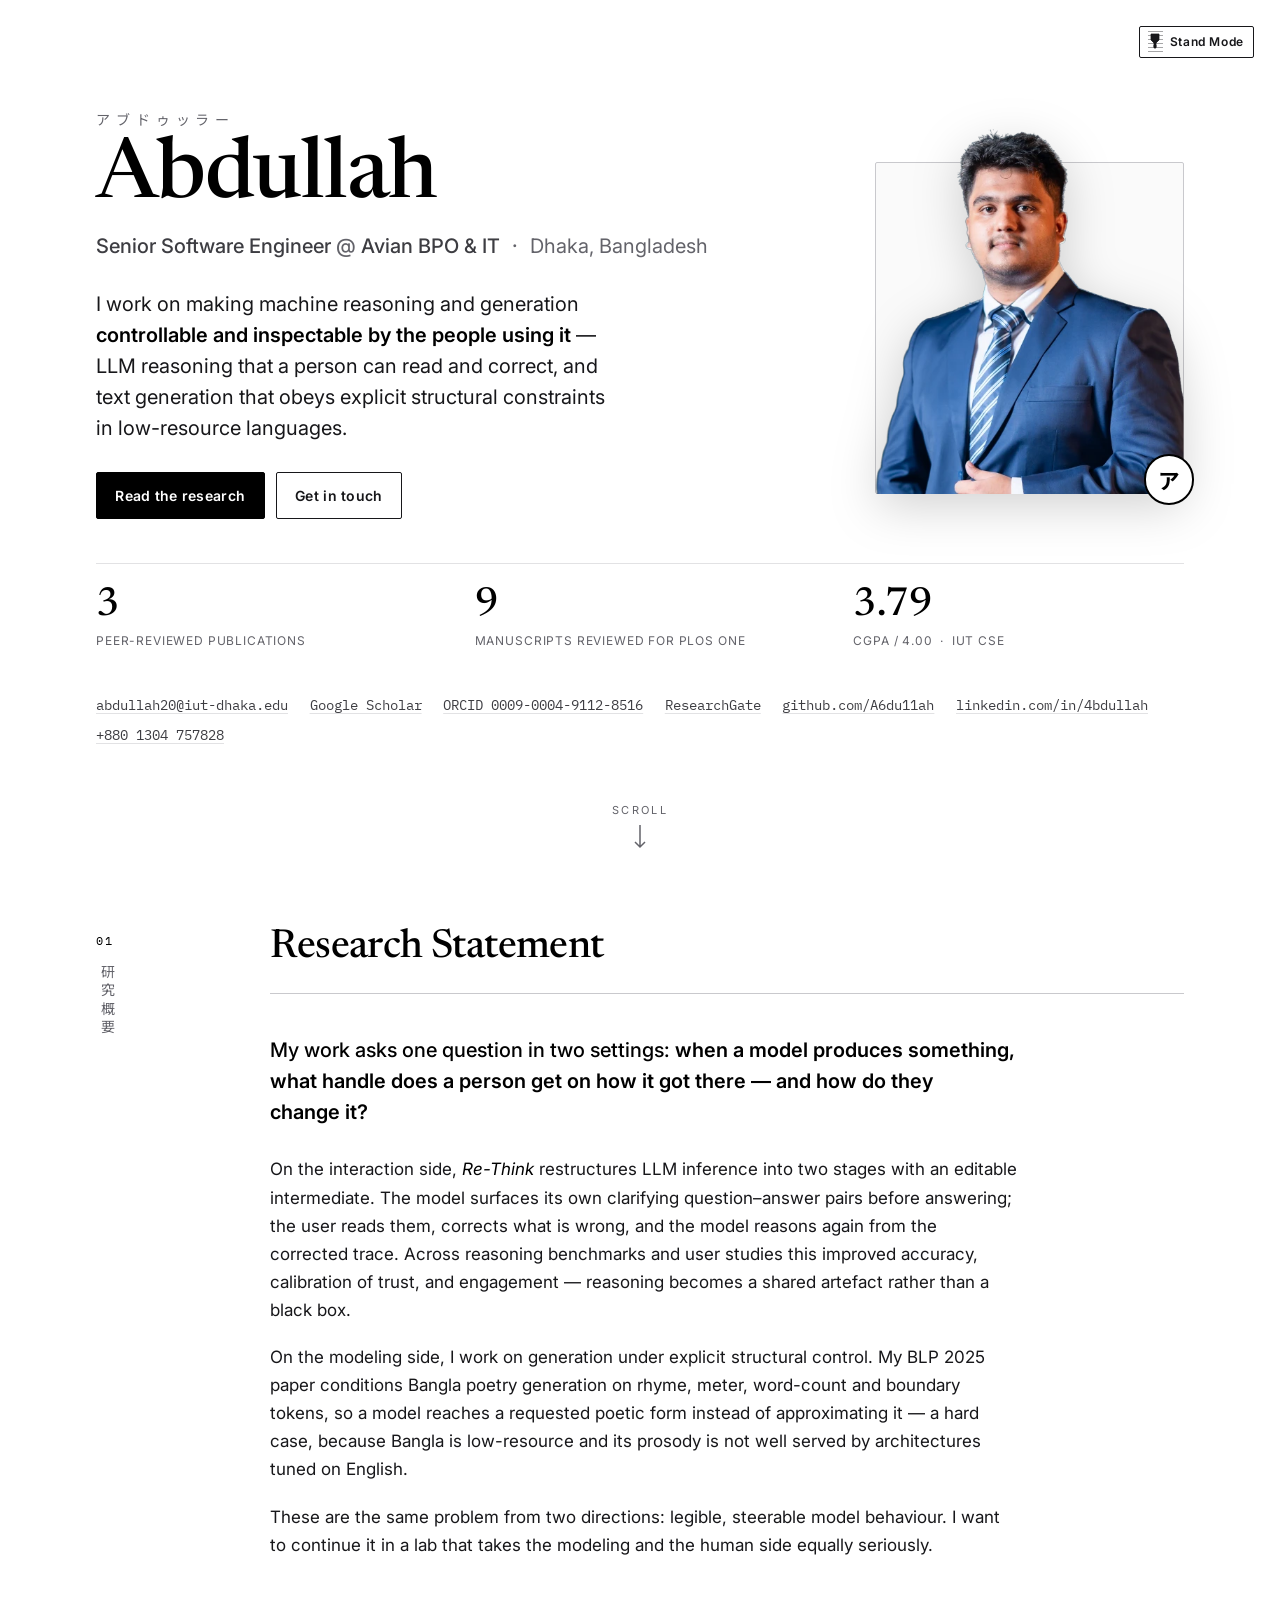
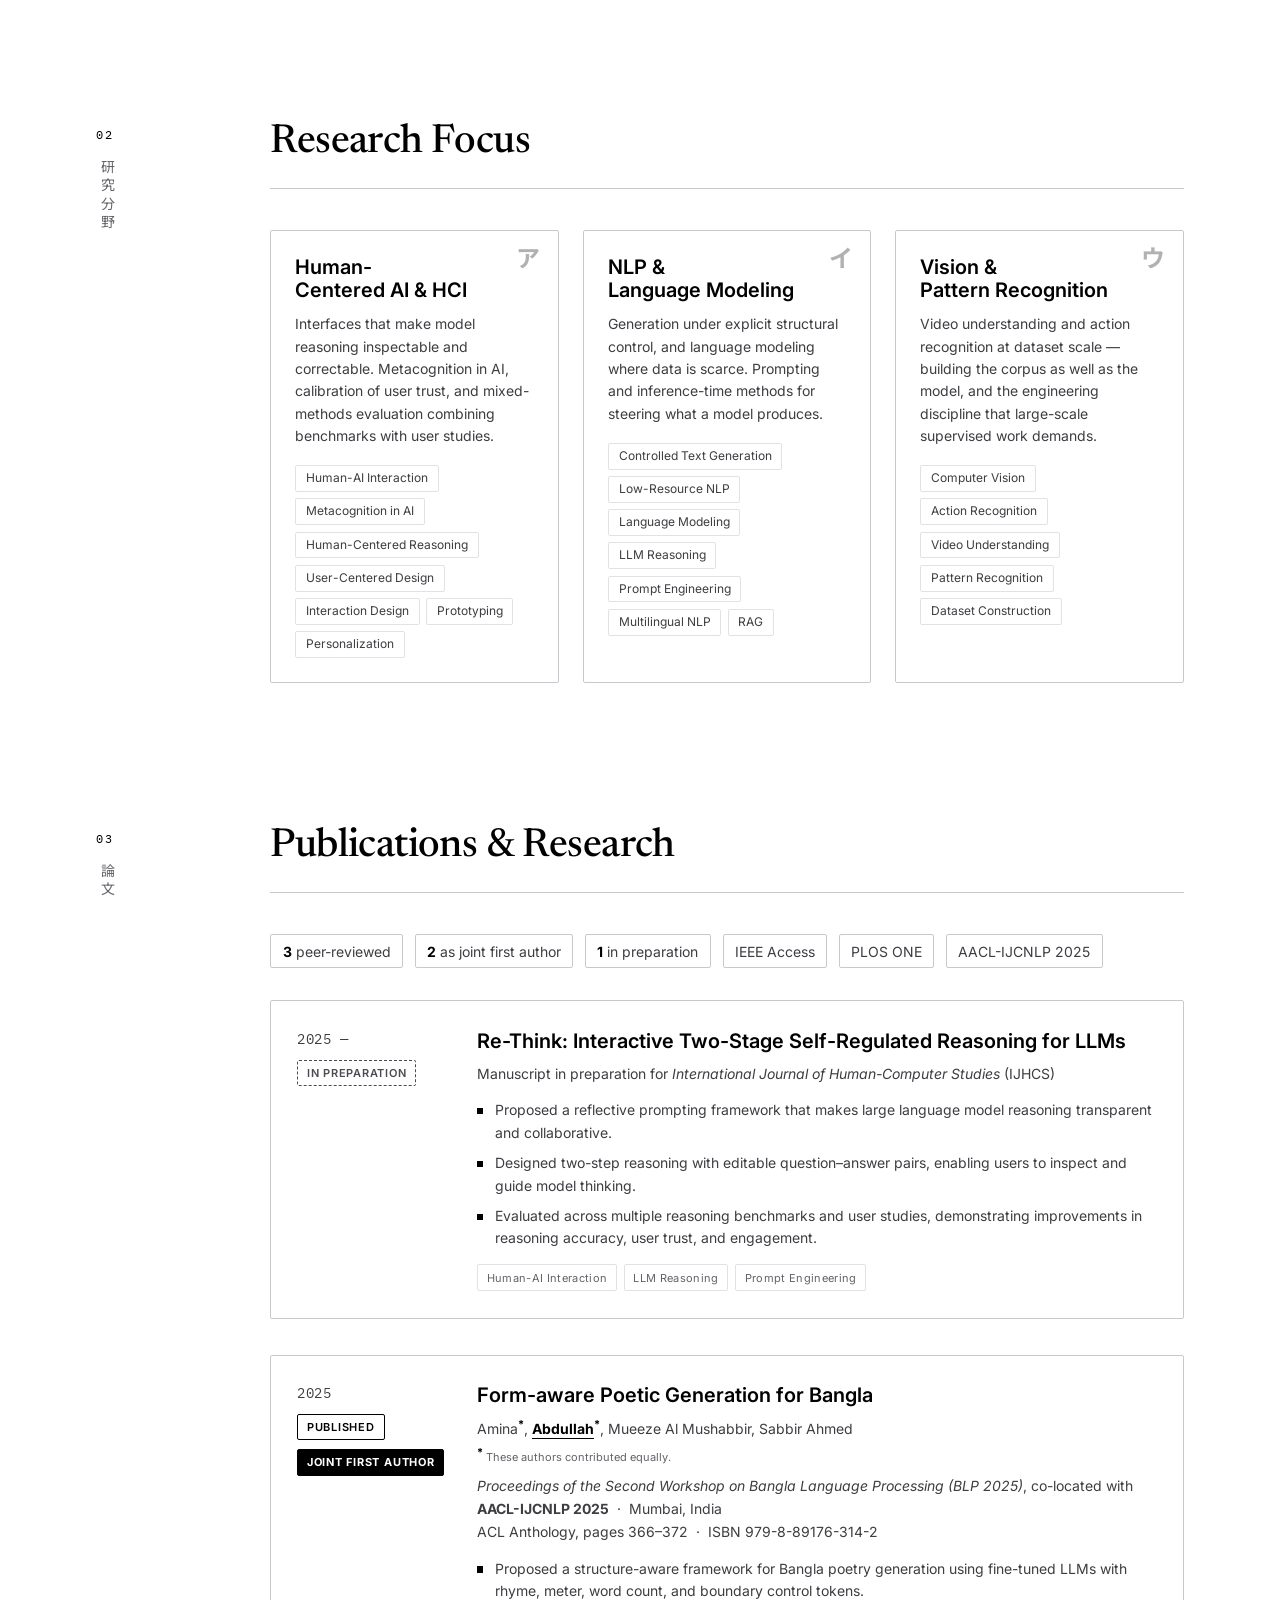
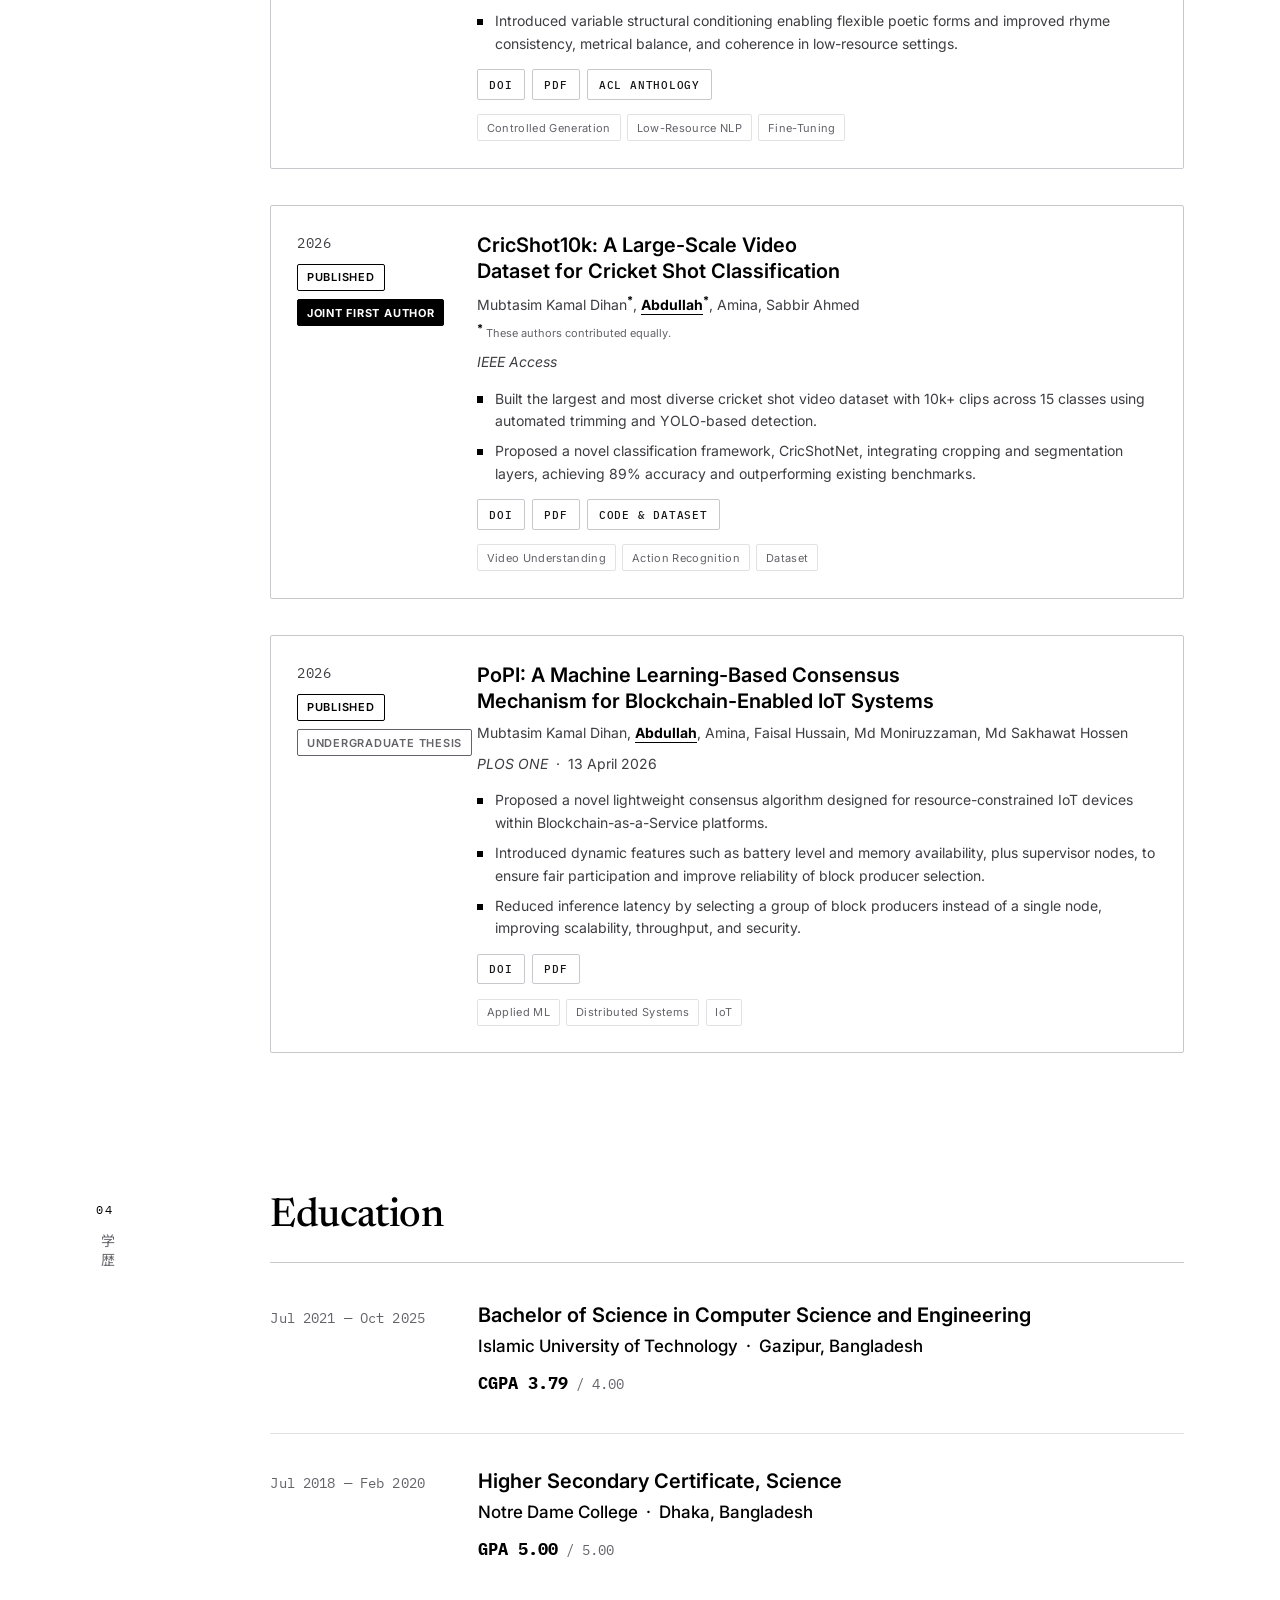
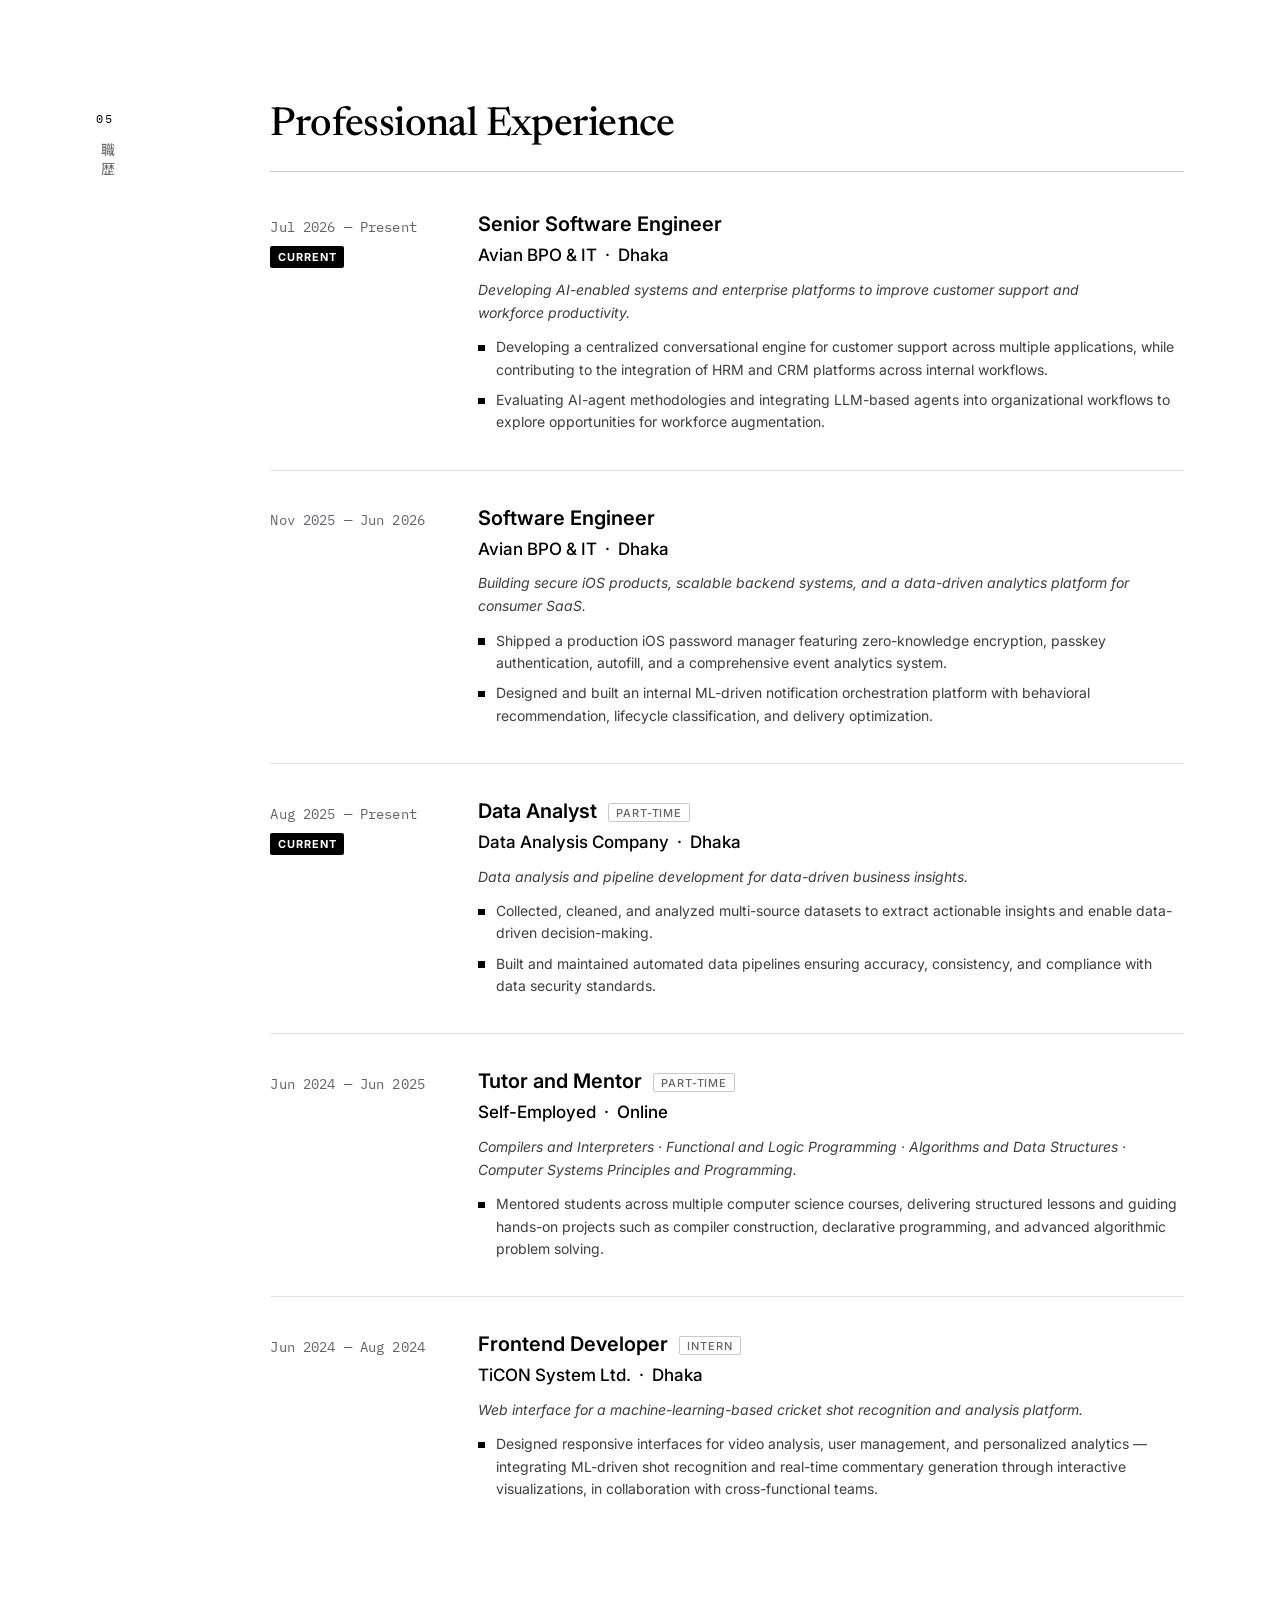
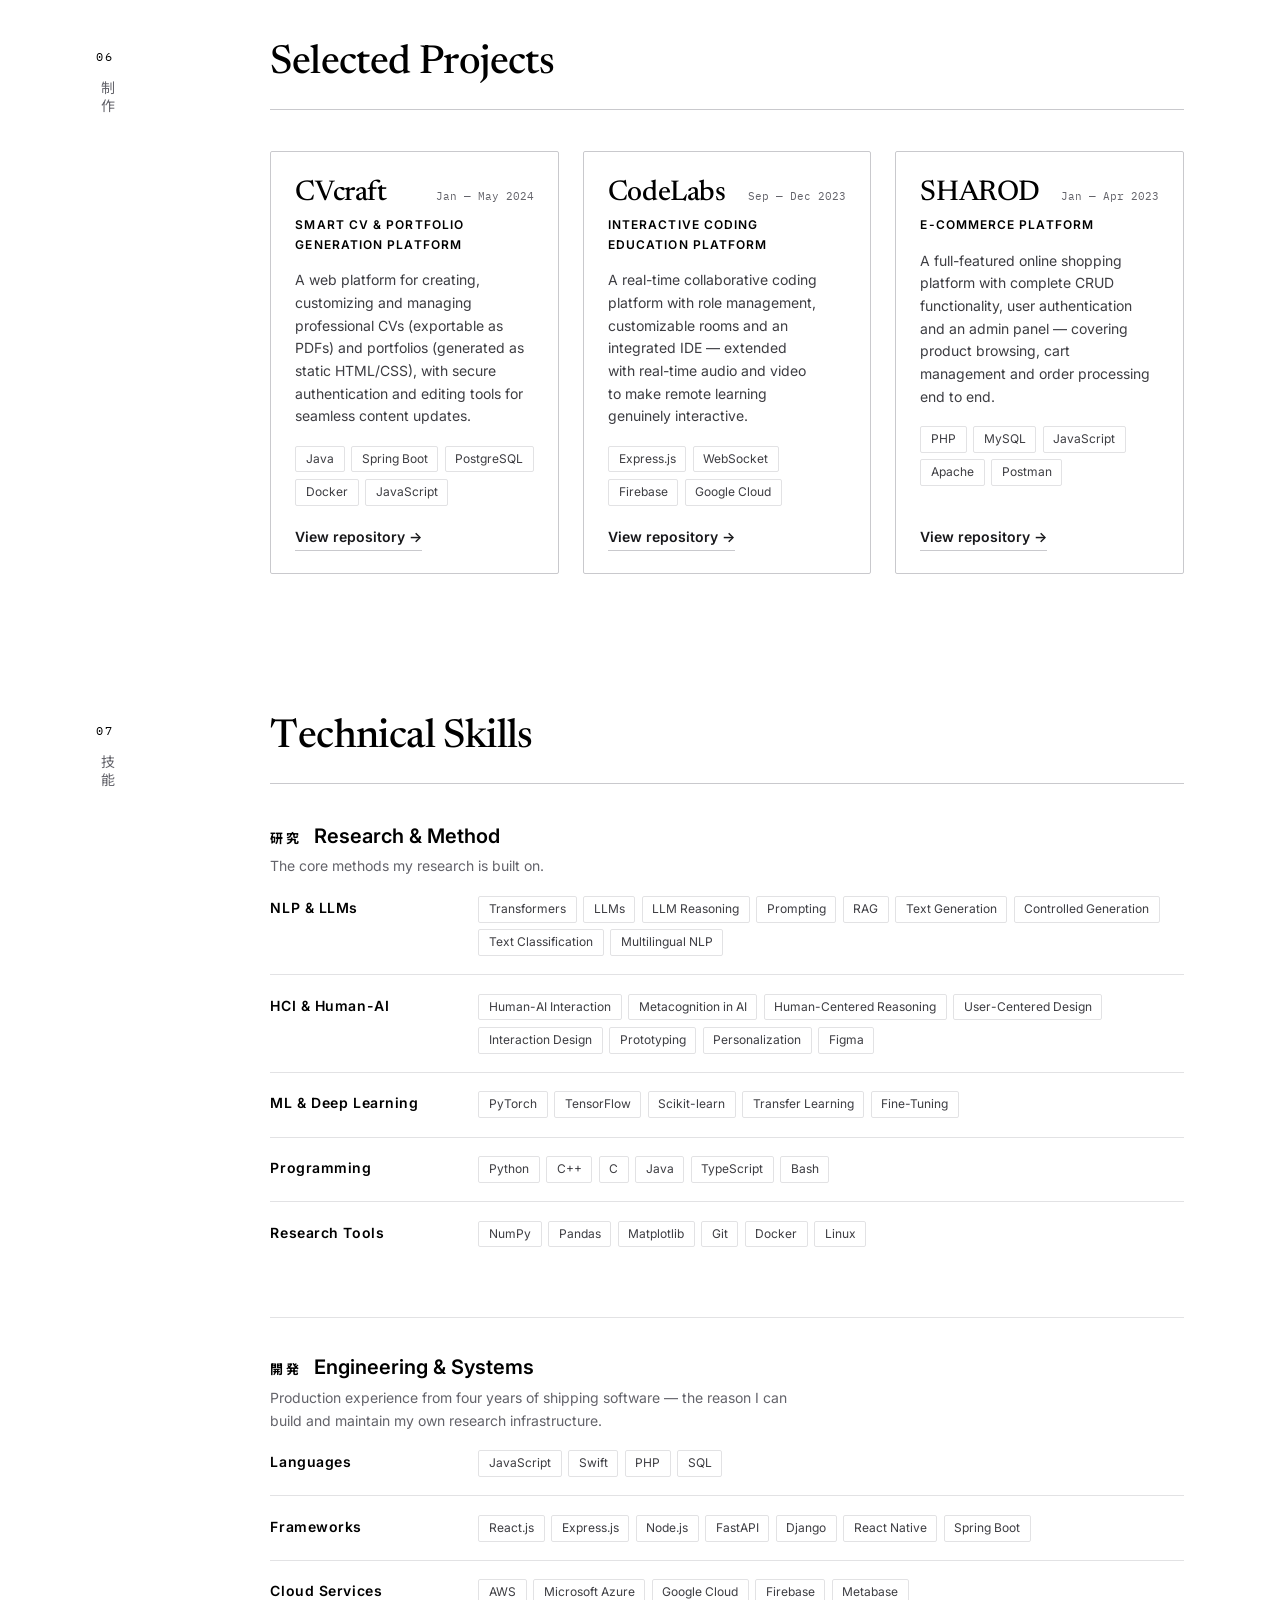
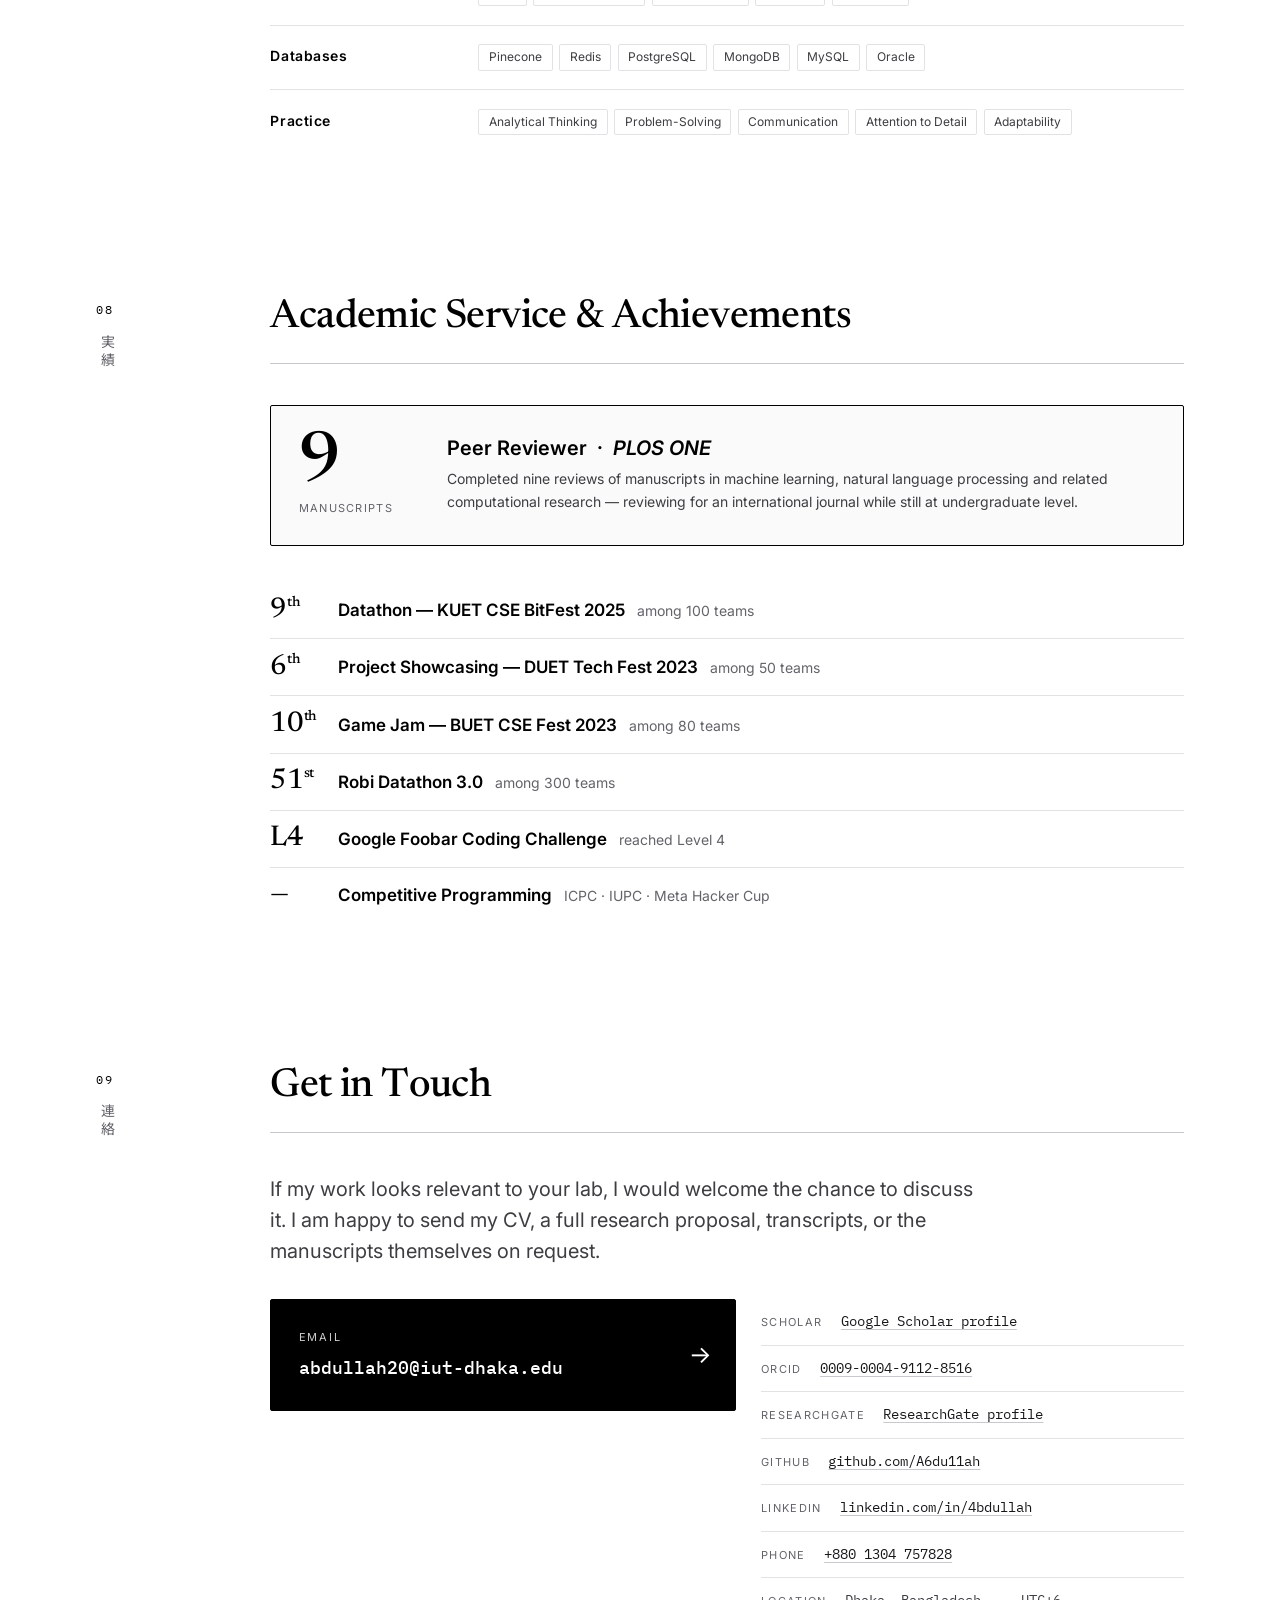
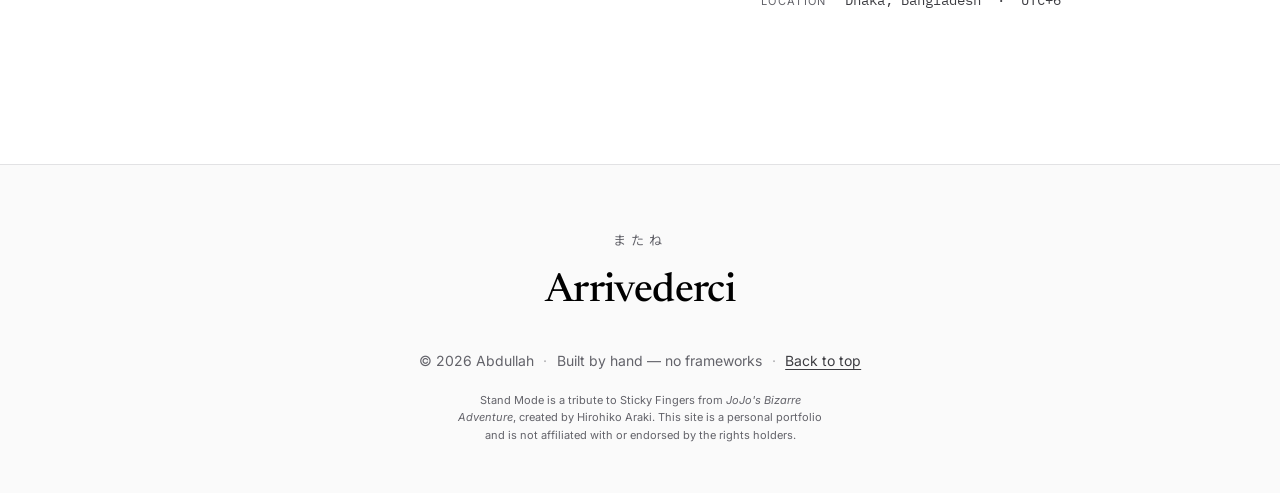
<file: jp/index.html>
<!DOCTYPE html>
<html lang="en">
<head>
<meta charset="utf-8">
<title>Abdullah — Research Portfolio</title>
<link rel="canonical" href="https://a6du11ah.github.io/">
<meta name="robots" content="noindex">
<script>
  // Carry any additional parameters and the hash through to the real page,
  // so /jp?focus=hci#publications keeps working.
  (function () {
    var q = new URLSearchParams(location.search);
    q.set('region', 'jp');
    location.replace('/?' + q.toString() + location.hash);
  })();
</script>
<meta http-equiv="refresh" content="0; url=/?region=jp">
</head>
<body>
<p>Redirecting to <a href="/?region=jp">the portfolio</a>.</p>
</body>
</html>
</file>
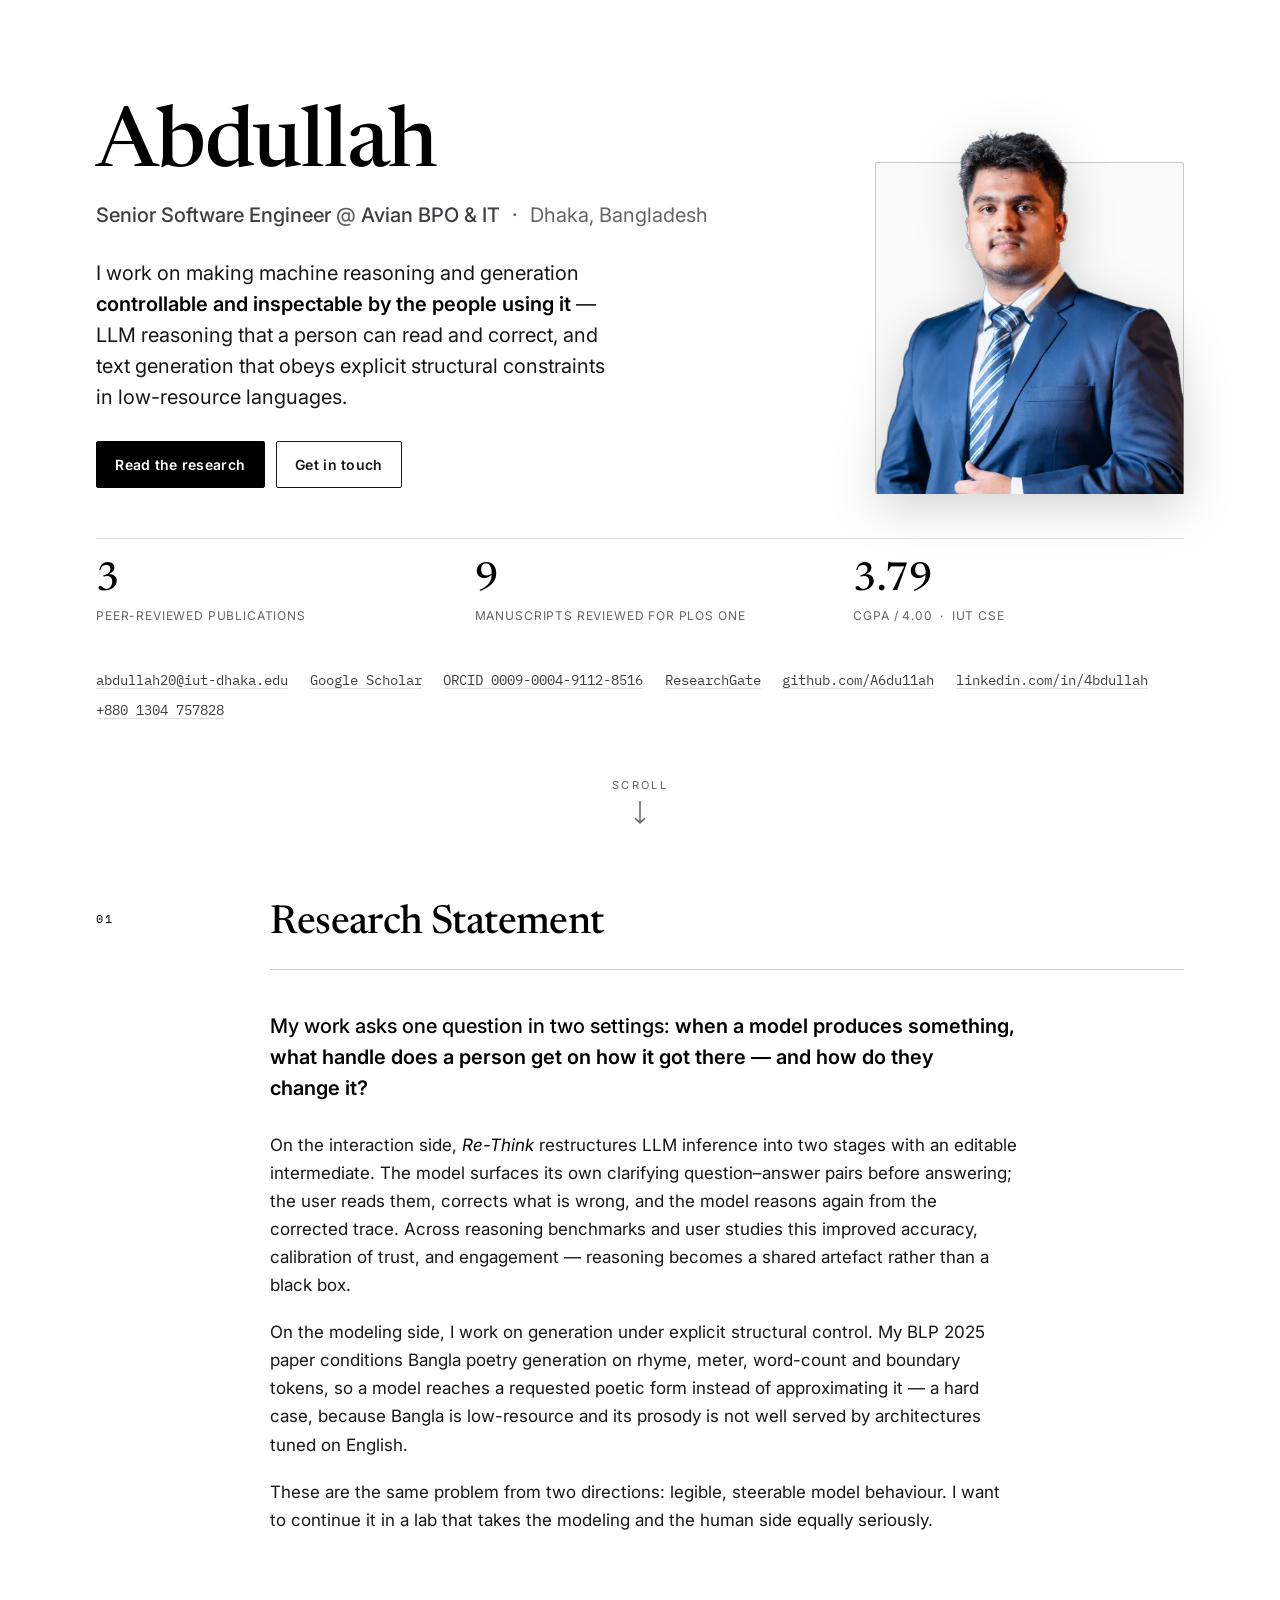
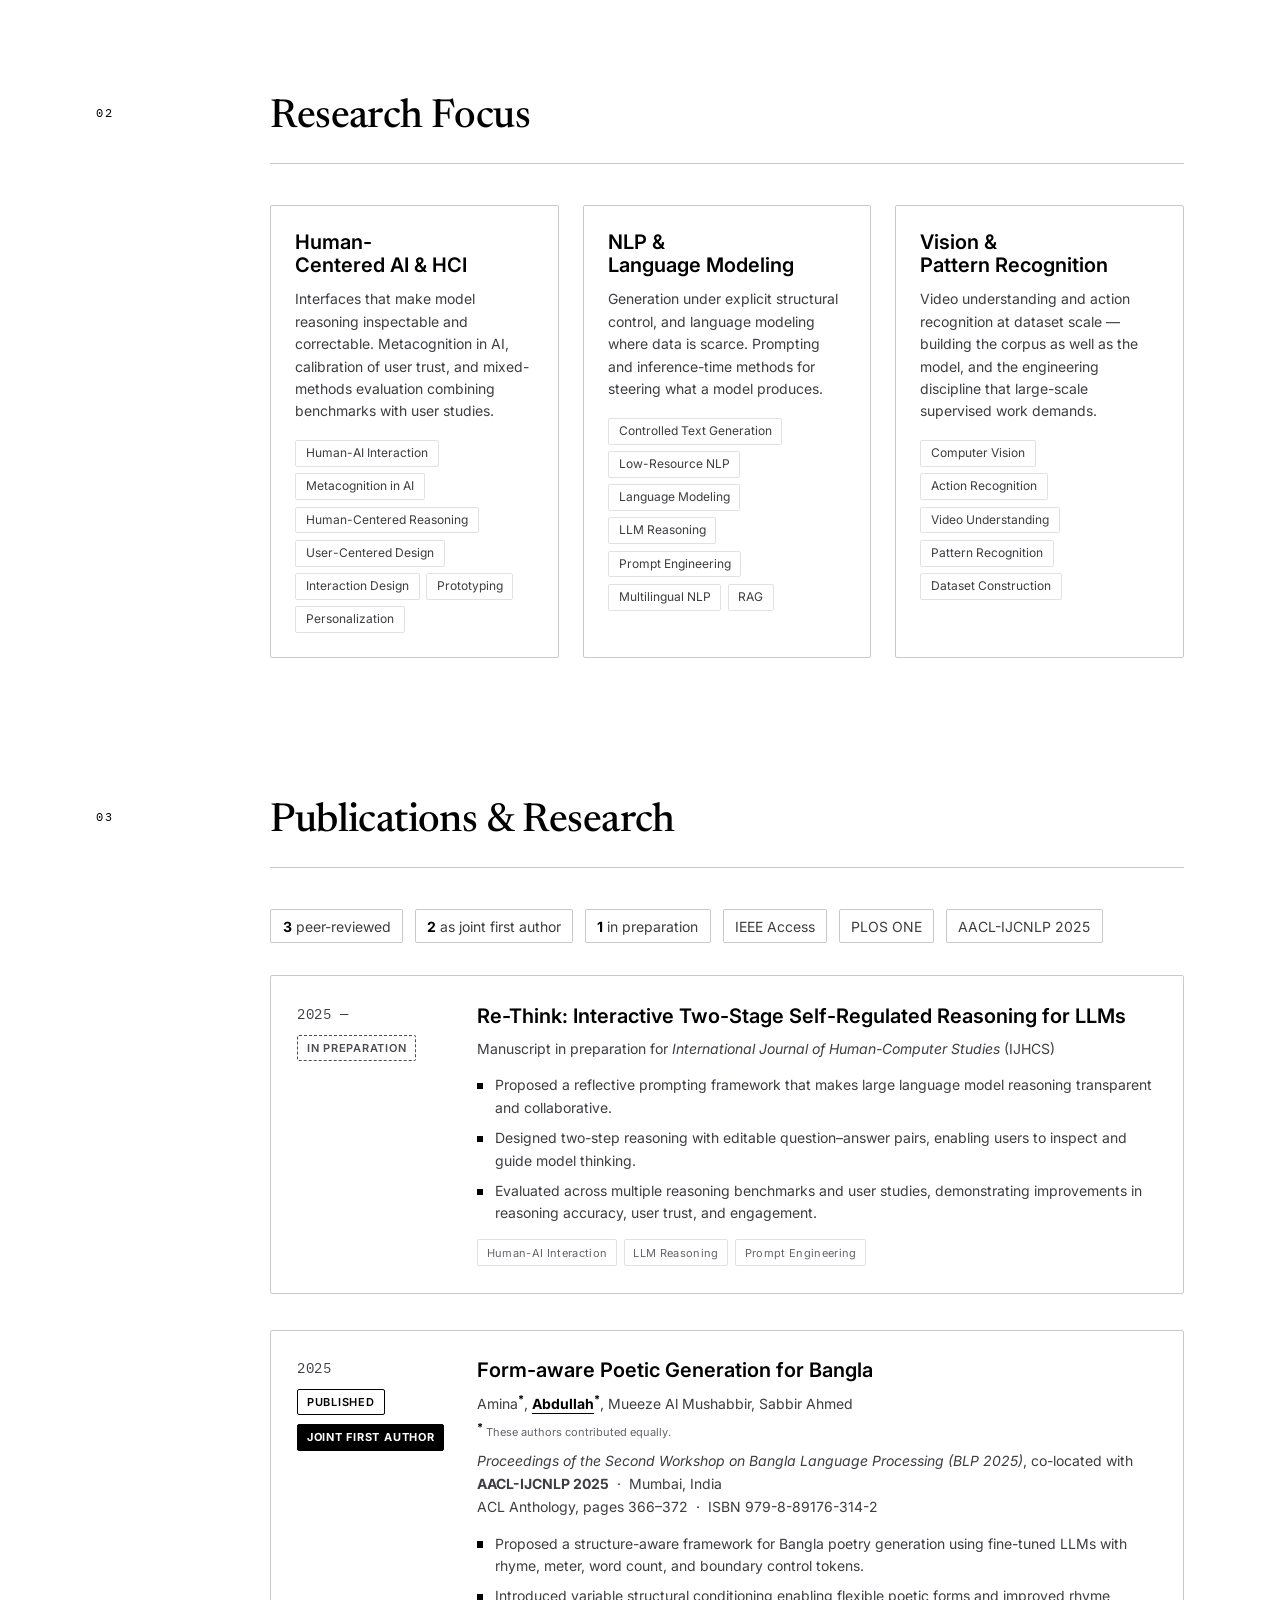
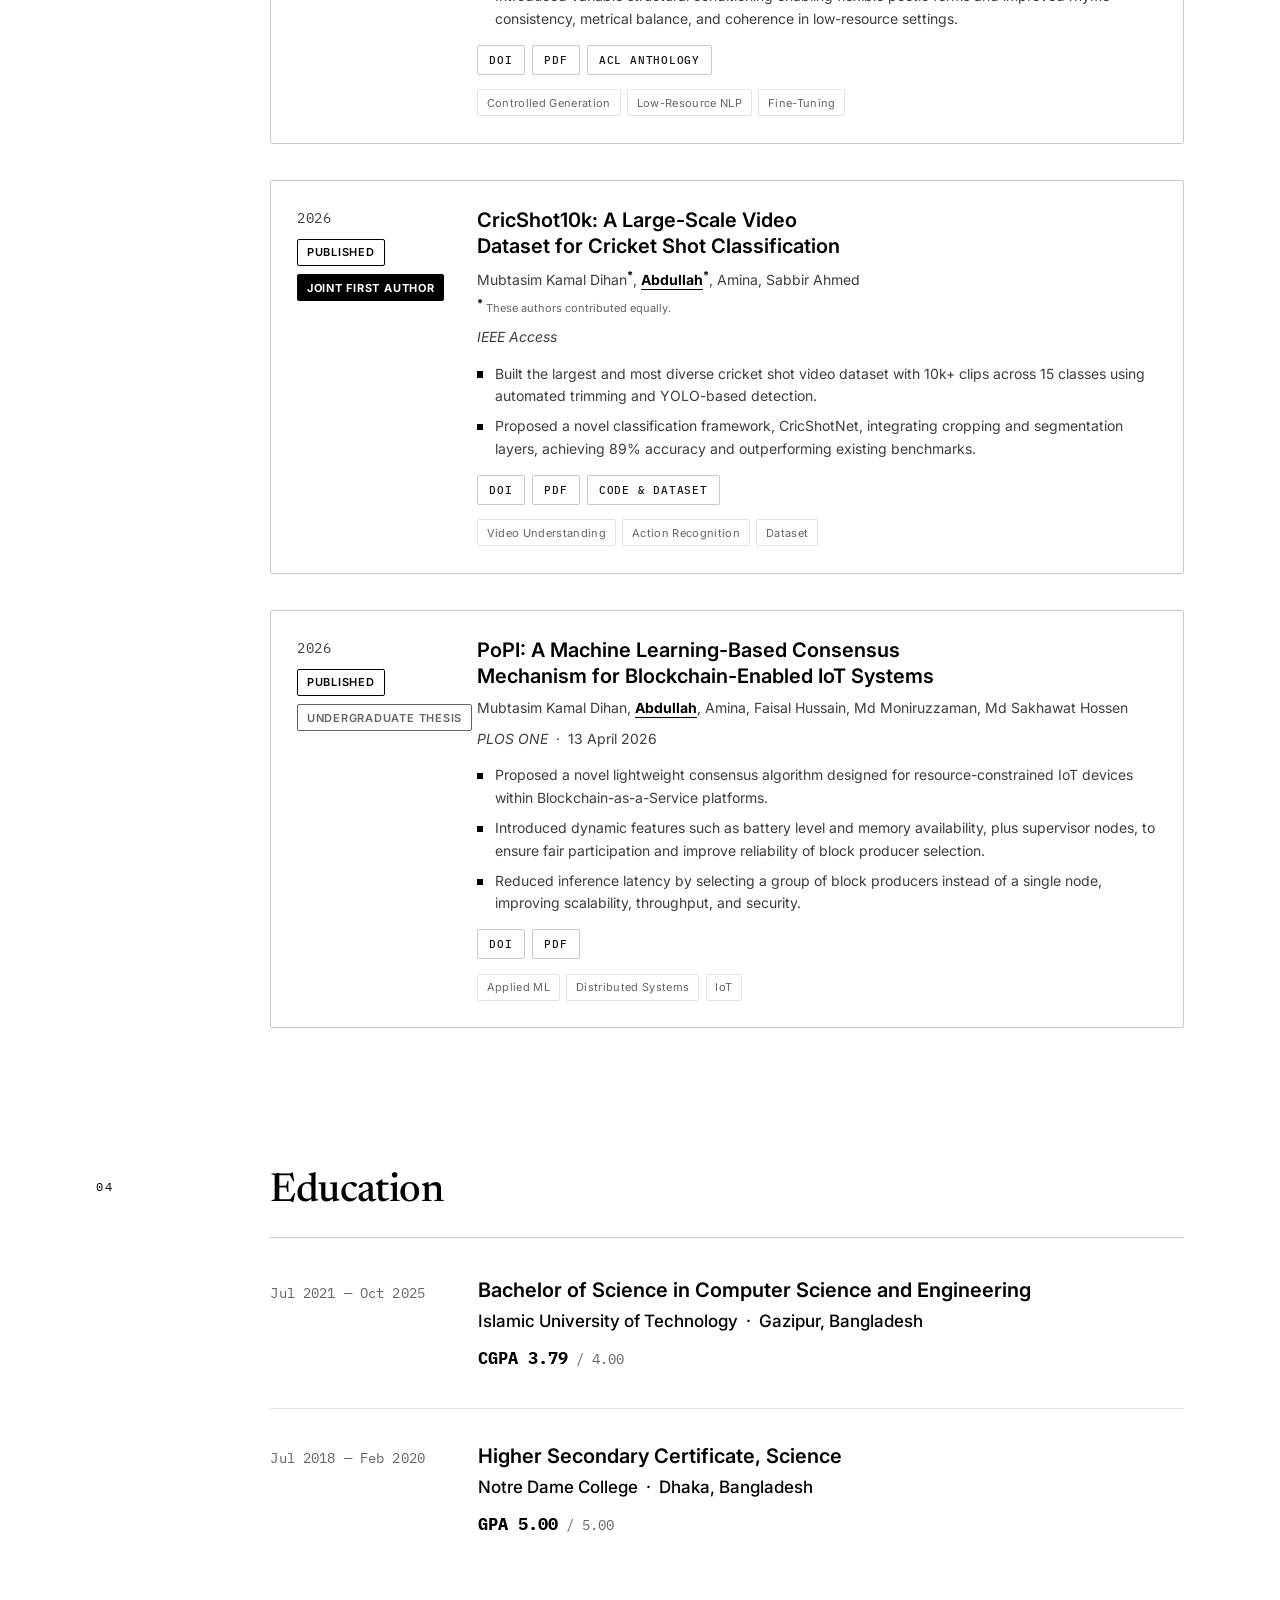
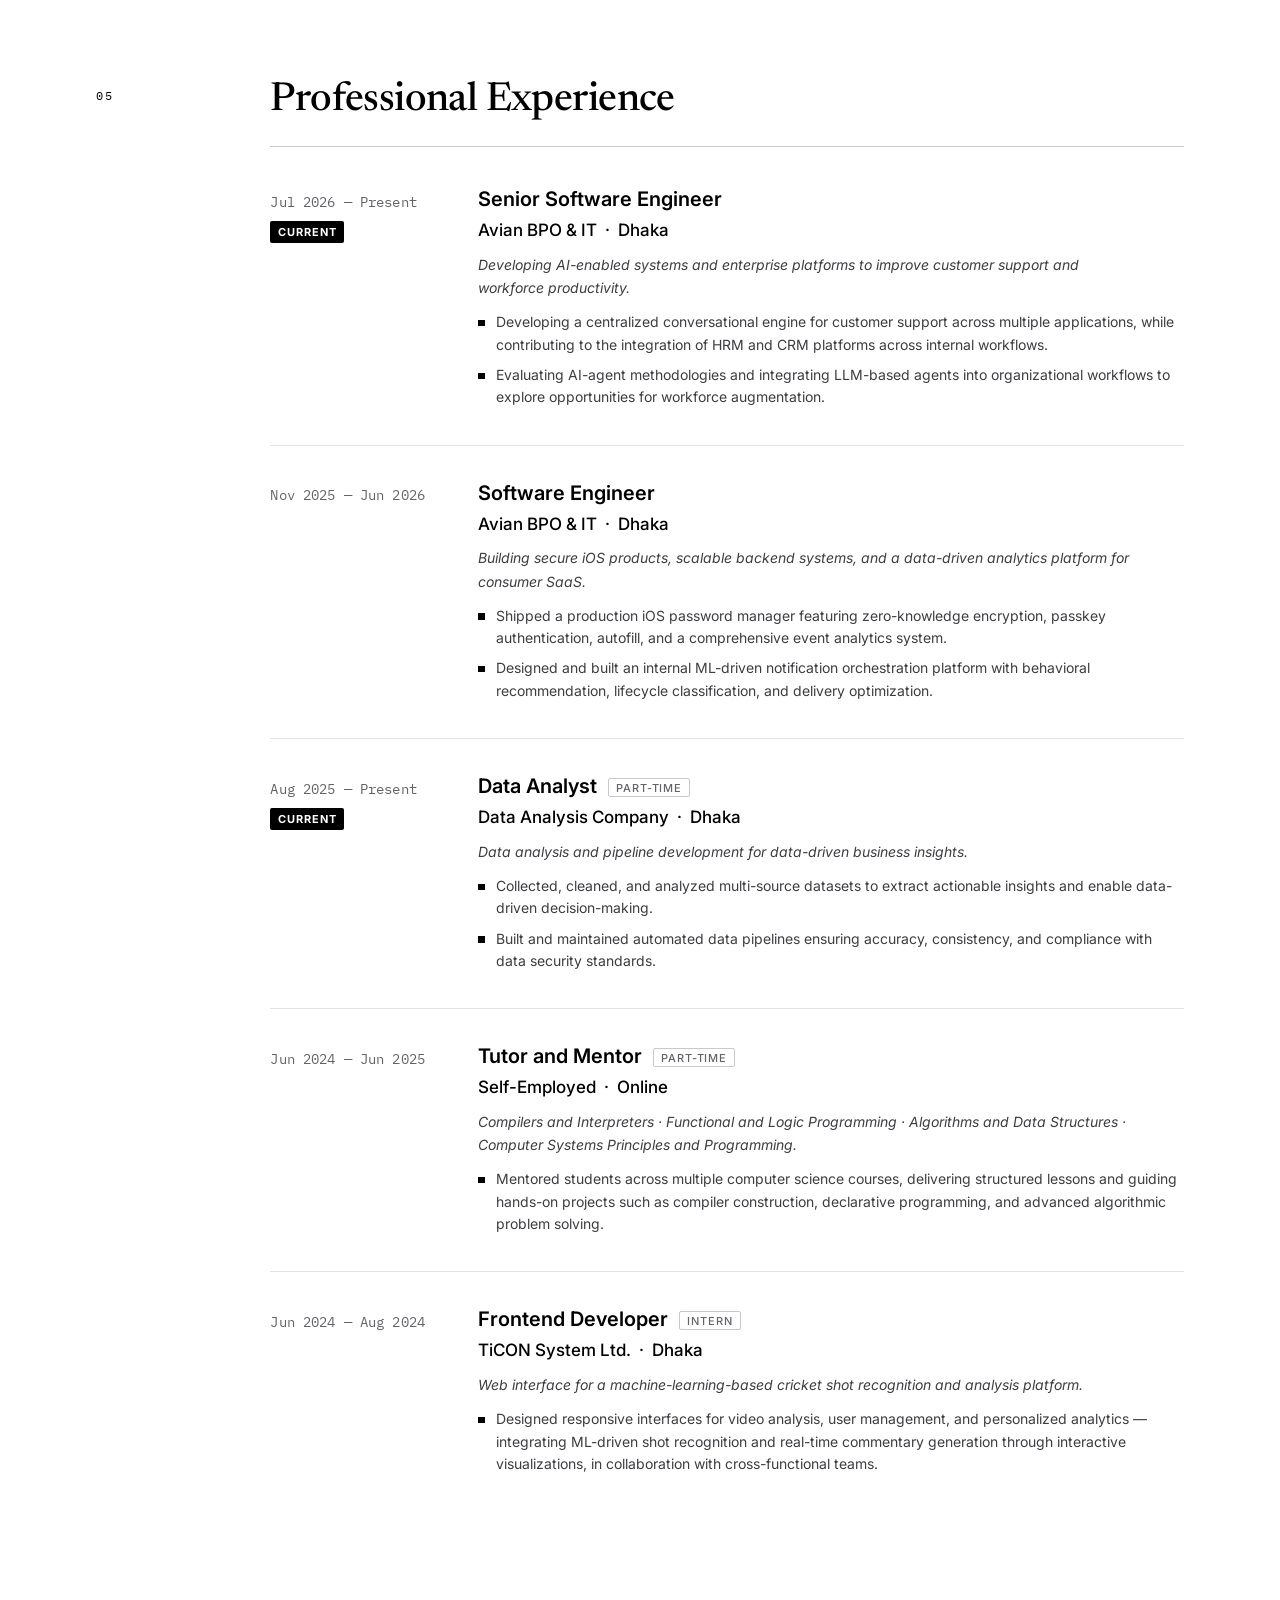
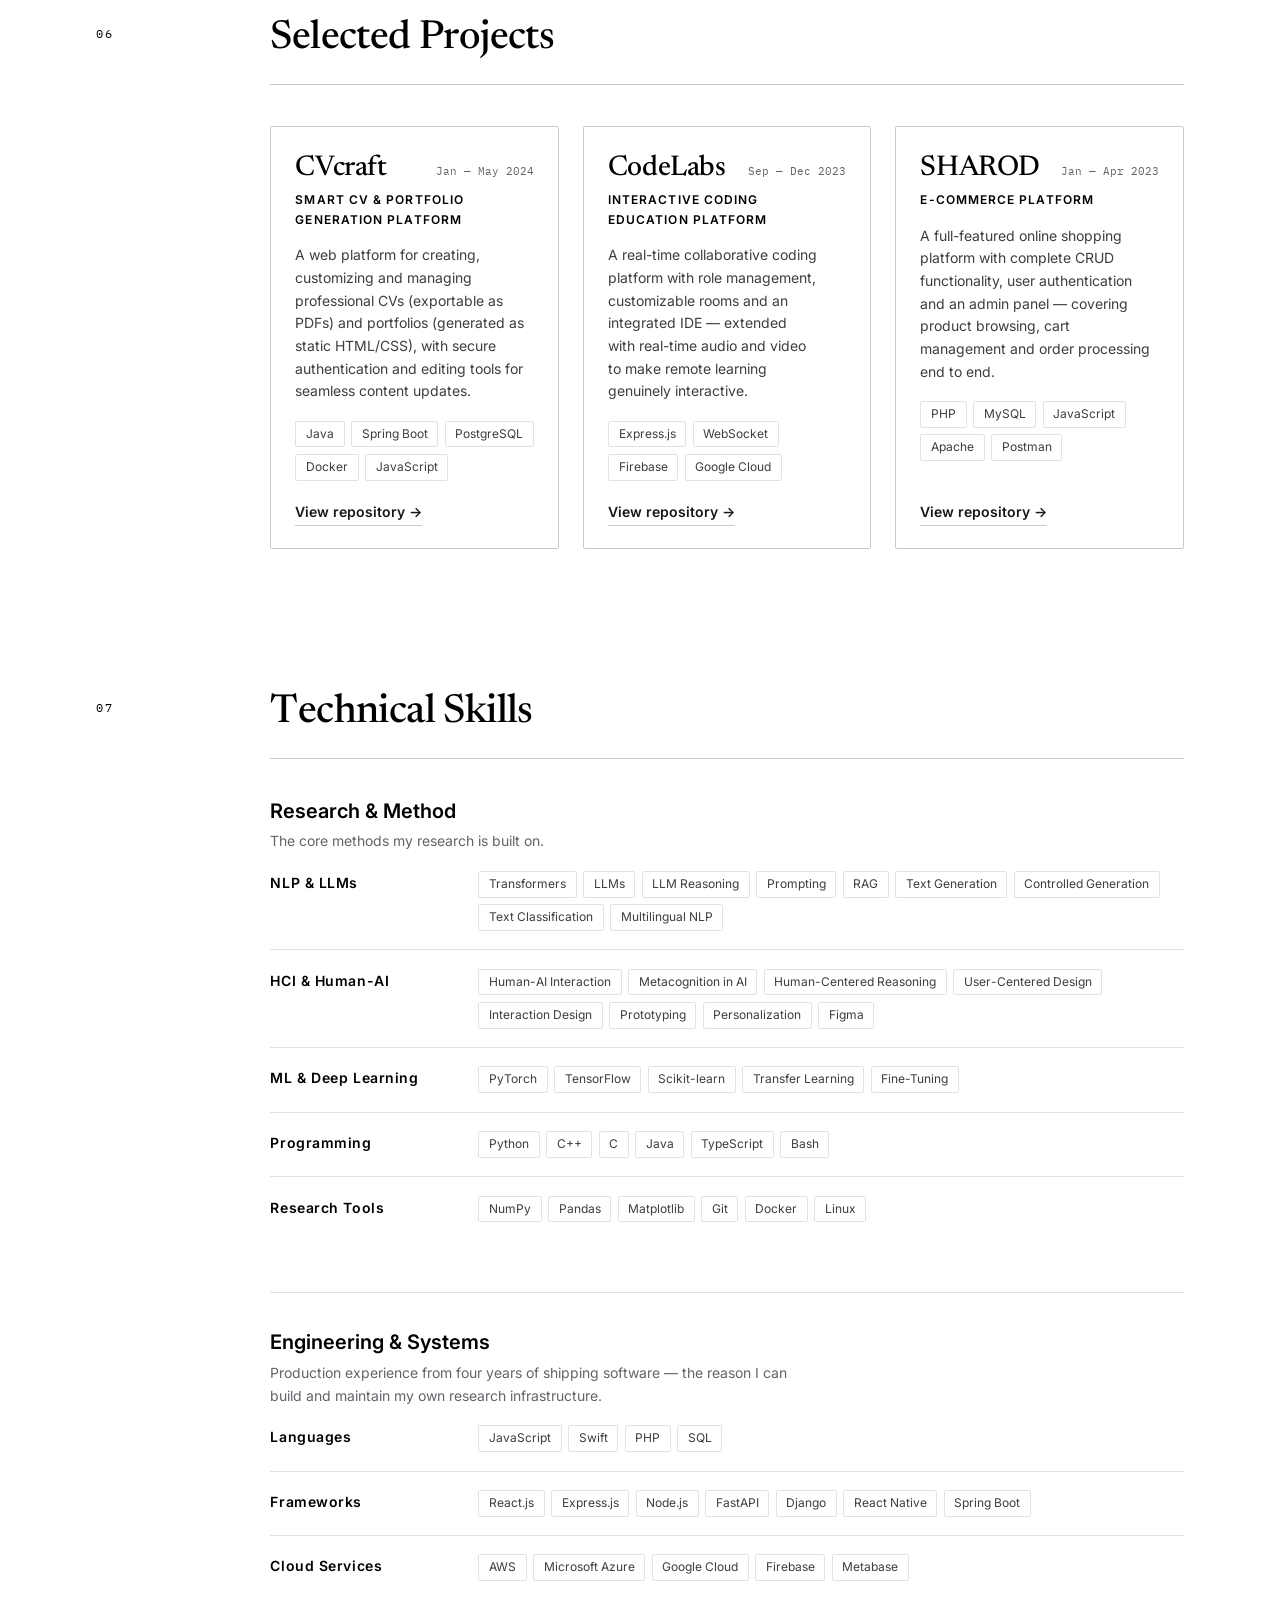
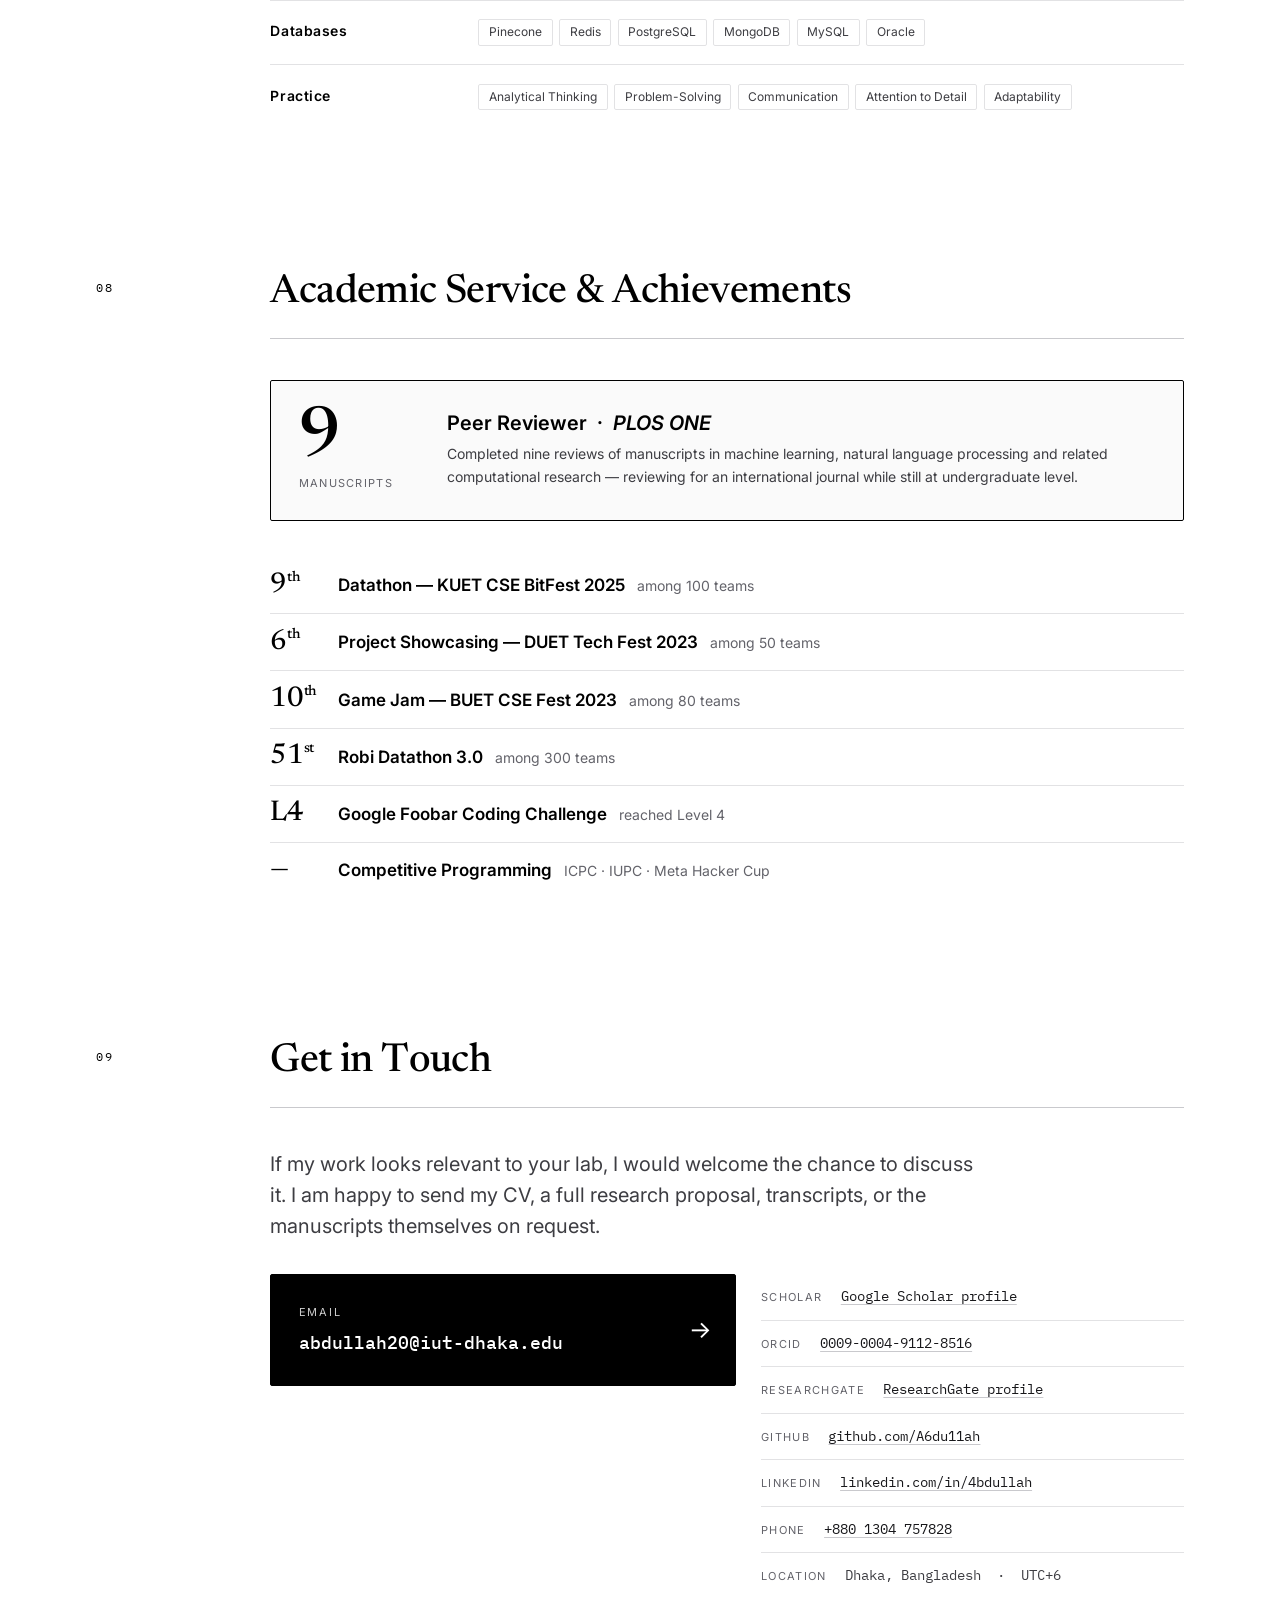
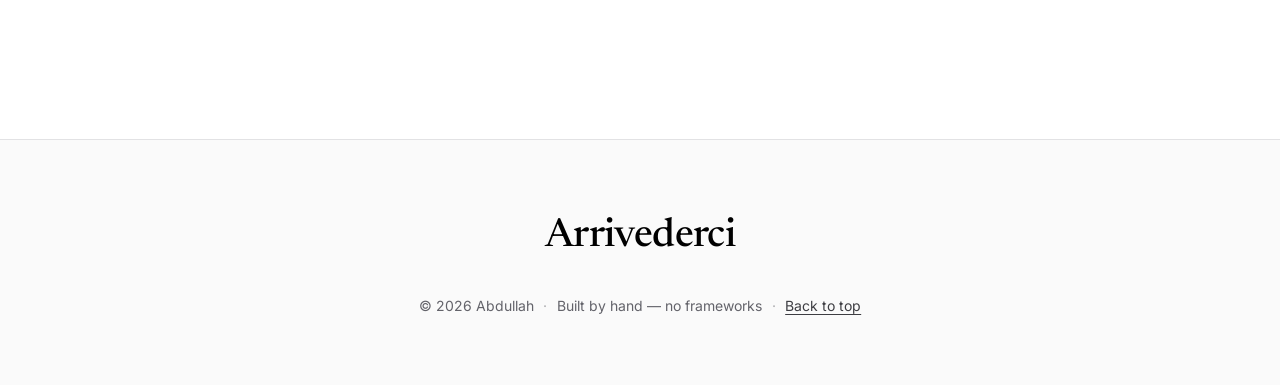
<file: us/index.html>
<!DOCTYPE html>
<html lang="en">
<head>
<meta charset="utf-8">
<title>Abdullah — Research Portfolio</title>
<link rel="canonical" href="https://a6du11ah.github.io/">
<meta name="robots" content="noindex">
<script>
  // Carry any additional parameters and the hash through to the real page,
  // so /us?focus=hci#publications keeps working.
  (function () {
    var q = new URLSearchParams(location.search);
    q.set('region', 'us');
    location.replace('/?' + q.toString() + location.hash);
  })();
</script>
<meta http-equiv="refresh" content="0; url=/?region=us">
</head>
<body>
<p>Redirecting to <a href="/?region=us">the portfolio</a>.</p>
</body>
</html>
</file>
<file: assets/css/base.css>
/* ═══════════════════════════════════════════════════════════════════════
   BASE — reset, tokens, layout, skin-agnostic component structure.
   Both skins swap the token values in plain.css / stand.css; the
   structure below never changes between them.
   ═══════════════════════════════════════════════════════════════════ */

*, *::before, *::after { box-sizing: border-box; }

html {
  -webkit-text-size-adjust: 100%;
  text-size-adjust: 100%;
  scroll-behavior: smooth;
  scroll-padding-top: 5rem;
}
@media (prefers-reduced-motion: reduce) { html { scroll-behavior: auto; } }

body {
  margin: 0;
  background: var(--bg);
  color: var(--fg);
  font-family: var(--font-body);
  font-size: 1rem;
  line-height: 1.65;
  -webkit-font-smoothing: antialiased;
  text-rendering: optimizeLegibility;
  overflow-x: hidden;
}

img { max-width: 100%; height: auto; display: block; }
[hidden] { display: none !important; }

h1, h2, h3, h4 { margin: 0; line-height: 1.15; font-weight: 600; text-wrap: balance; }
p { margin: 0 0 1em; text-wrap: pretty; }
p:last-child { margin-bottom: 0; }
ul, ol { margin: 0; padding: 0; list-style: none; }
cite { font-style: italic; }

a { color: inherit; text-decoration-thickness: 1px; text-underline-offset: 3px; }

:focus-visible {
  outline: 3px solid var(--focus-ring);
  outline-offset: 3px;
  border-radius: 2px;
}

::selection { background: var(--sel-bg); color: var(--sel-fg); }

.sr-only {
  position: absolute; width: 1px; height: 1px;
  padding: 0; margin: -1px; overflow: hidden;
  clip: rect(0 0 0 0); clip-path: inset(50%); white-space: nowrap;
}

.skip-link {
  position: absolute; top: 0; left: 50%;
  transform: translate(-50%, -120%);
  z-index: 200;
  padding: .75rem 1.25rem;
  background: var(--fg); color: var(--bg);
  font-weight: 600; font-size: .875rem;
  text-decoration: none;
}
.skip-link:focus-visible { transform: translate(-50%, 0); }


/* ── Global metrics ──────────────────────────────────────────────── */
:root {
  --wrap: 76rem;
  --gutter: clamp(1.25rem, 5vw, 4.5rem);
  --rail-w: 8.5rem;
  --sec-gap: clamp(4.5rem, 11vw, 9rem);

  --step--1: clamp(.8125rem, .78rem + .16vw, .875rem);
  --step-0:  clamp(.9375rem, .9rem + .22vw, 1.0625rem);
  --step-1:  clamp(1.0625rem, 1rem + .34vw, 1.25rem);
  --step-2:  clamp(1.375rem, 1.24rem + .68vw, 1.875rem);
  --step-3:  clamp(1.75rem, 1.5rem + 1.25vw, 2.75rem);
  --step-4:  clamp(2.75rem, 1.9rem + 4.2vw, 6rem);

  --font-body: "Inter", ui-sans-serif, system-ui, -apple-system, "Segoe UI", sans-serif;
  --font-mono: "IBM Plex Mono", ui-monospace, "SFMono-Regular", Menlo, monospace;
  --font-jp: "Noto Sans JP", var(--font-body);

  --ease-out: cubic-bezier(.22, 1, .36, 1);
  --ease-punch: cubic-bezier(.34, 1.56, .64, 1);
}

body { font-size: var(--step-0); }


/* ── Reading progress ────────────────────────────────────────────── */
.progress {
  position: fixed; inset: 0 0 auto 0; height: 3px; z-index: 90;
  background: transparent; pointer-events: none;
}
.progress__bar {
  display: block; height: 100%; width: 0;
  background: var(--accent);
  transform-origin: 0 50%;
}


/* ── Skin toggle ─────────────────────────────────────────────────── */
.zip-toggle {
  display: none;                 /* Japan variant only — see below */
  position: fixed; z-index: 100;
  top: clamp(.9rem, 2.4vw, 1.6rem);
  right: clamp(.9rem, 2.4vw, 1.6rem);
  align-items: center; gap: .45rem;
  /* Persistent chrome, so it must sit below the page's own buttons in
     weight — it was previously taller than the primary call to action. */
  padding: .3rem .6rem .3rem .45rem;
  font: inherit; font-size: .75rem; font-weight: 600;
  letter-spacing: .05em;
  color: var(--fg);
  background: var(--bg);
  border: var(--border-w) solid var(--fg);
  border-radius: var(--radius);
  cursor: pointer;
  transition: background .25s, color .25s, border-color .25s, box-shadow .25s;
}
.zip-toggle__track {
  position: relative; display: block;
  width: 15px; height: 21px; flex: none;
  /* No border of its own: nested inside the button's border it read as a
     second control rather than an icon. */
  overflow: hidden;
}
.zip-toggle__teeth {
  position: absolute; inset: 0;
  background:
    repeating-linear-gradient(to bottom,
      currentColor 0 1.5px, transparent 1.5px 4px) center / 100% 100%;
  opacity: .38;
}
.zip-toggle__slider {
  position: absolute; left: 50%; top: 2px;
  transform: translateX(-50%);
  display: grid; place-items: center;
  transition: top .45s var(--ease-out);
}
.zip-toggle__label { white-space: nowrap; }

[data-region="jp"] .zip-toggle { display: inline-flex; }

[data-skin="stand"] .zip-toggle__slider { top: calc(100% - 15px); }


/* ── Section rail (fixed nav) ────────────────────────────────────── */
.rail { display: none; }

/* Navigation lives on the RIGHT; the in-flow section marks stay on the
   left. Two vertical stacks of the same kanji on the same side read as a
   duplicate — separating them makes one chrome and one document. */
@media (min-width: 1440px) {
  .rail {
    display: block; position: fixed; z-index: 80;
    right: clamp(.75rem, 1.4vw, 1.35rem);
    top: 50%; transform: translateY(-50%);
  }
  .rail__list { display: flex; flex-direction: column; gap: .1rem; }
  .rail a {
    display: grid;
    grid-template-columns: 1.8rem auto;
    align-items: baseline;
    gap: .5rem;
    padding: .3rem .5rem;
    text-decoration: none;
    color: var(--fg-faint);
    border-right: 2px solid transparent;
    transition: color .2s, border-color .2s, background .2s;
  }
  .rail a i {
    font-family: var(--font-mono); font-style: normal;
    font-size: .6875rem; letter-spacing: .02em;
  }
  .rail a b {
    font-family: var(--font-jp); font-weight: 400;
    font-size: .8125rem; letter-spacing: .08em;
  }
  /* Always rendered, never toggled on hover: an expanding row shifts every
     row below it, so the whole rail jitters as the reader scrolls. */
  .rail a em {
    grid-column: 2; font-style: normal;
    font-size: .625rem; letter-spacing: .09em; text-transform: uppercase;
    opacity: .5;
    transition: opacity .2s;
  }
  .rail a:hover, .rail a:focus-visible { color: var(--fg); background: var(--bg-alt); }
  .rail a:hover em, .rail a:focus-visible em { opacity: .8; }
  .rail a[aria-current="true"] {
    color: var(--accent-strong);
    border-right-color: var(--accent);
    font-weight: 600;
  }
  .rail a[aria-current="true"] em { opacity: .85; }
}


/* ── Menacing marks (stand only; hidden by default) ──────────────── */
.menacing {
  position: fixed; inset: 0; z-index: 1;
  pointer-events: none; display: none; overflow: hidden;
}
.menacing span {
  position: absolute;
  font-family: var(--font-jp); font-weight: 700;
  color: var(--menace);
  line-height: .9;
  writing-mode: vertical-rl;
  -webkit-user-select: none;
  user-select: none;
}


/* ═══ HERO ═══════════════════════════════════════════════════════ */
.hero {
  position: relative; z-index: 2;
  max-width: var(--wrap);
  margin: 0 auto;
  padding: clamp(4.5rem, 12vh, 8rem) var(--gutter) clamp(3rem, 8vh, 5rem);
  min-height: 100svh;
  display: flex; flex-direction: column; justify-content: center;
}
.hero__grid {
  display: grid;
  grid-template-columns: minmax(0, 1fr);
  gap: clamp(1.75rem, 4vw, 2.5rem);
  align-items: start;
}
@media (min-width: 62rem) {
  .hero__grid {
    grid-template-columns: minmax(0, 1.62fr) minmax(0, .7fr);
    column-gap: clamp(2.5rem, 5vw, 4.5rem);
    row-gap: clamp(1.75rem, 3.5vw, 2.75rem);
  }
  /* No portrait supplied — run the hero full width rather than leaving an
     empty column beside it. */
  .hero__grid:has(.hero__aside[hidden]) { grid-template-columns: minmax(0, 1fr); }

  /* Stats and links span the full width beneath both columns: it stops the
     stats wrapping into a ragged second row, and closes the dead space that
     opened under the shorter portrait column. */
  .hero__stats,
  .hero__links { grid-column: 1 / -1; }
}

.hero__kana {
  font-family: var(--font-jp);
  font-size: var(--step--1);
  letter-spacing: .42em;
  color: var(--fg-faint);
  margin: 0 0 .5rem;
}
.hero__name {
  font-family: var(--font-display);
  font-size: var(--step-4);
  font-weight: var(--display-weight);
  letter-spacing: var(--display-track);
  line-height: .92;
  margin: 0 0 .85rem;
  color: var(--fg-strong);
}
.hero__role {
  font-size: var(--step-1);
  color: var(--fg-muted);
  margin: 0 0 1.6rem;
  font-weight: 500;
}
.hero__role .at { color: var(--fg-faint); }
.hero__sep { margin: 0 .45rem; color: var(--fg-faint); }
.hero__loc { color: var(--fg-faint); font-weight: 400; }

.hero__pitch {
  font-size: var(--step-1);
  line-height: 1.55;
  max-width: 40ch;
  margin: 0 0 1.75rem;
  color: var(--fg);
}
.hero__pitch strong { color: var(--fg-strong); font-weight: 600; }


.hero__stats {
  display: grid;
  grid-template-columns: repeat(auto-fit, minmax(min(100%, 11rem), 1fr));
  gap: 1rem clamp(1.5rem, 4vw, 3rem);
  margin: 0;
  padding: 1.35rem 0 0;
  border-top: 1px solid var(--rule);
}
.hero__stats li { padding: 0; }
.hero__stats b {
  display: block;
  font-family: var(--font-display);
  font-size: var(--step-3);
  font-weight: var(--display-weight);
  line-height: 1;
  color: var(--accent-strong);
  letter-spacing: var(--display-track);
}
.hero__stats span {
  display: block;
  font-size: .75rem; letter-spacing: .07em; text-transform: uppercase;
  color: var(--fg-faint); margin-top: .3rem;
}

.hero__actions { display: flex; flex-wrap: wrap; gap: .7rem; margin: 0; }
.hero__links {
  display: flex; flex-wrap: wrap; gap: .4rem 1.35rem;
  margin: 0;
  font-family: var(--font-mono); font-size: var(--step--1);
}
.hero__links a { color: var(--fg-muted); text-decoration-color: var(--rule); }
.hero__links a:hover { color: var(--accent-strong); text-decoration-color: currentColor; }

.hero__scroll {
  align-self: center;
  margin-top: clamp(2rem, 6vh, 4rem);
  display: inline-flex; flex-direction: column; align-items: center; gap: .4rem;
  color: var(--fg-faint); text-decoration: none;
  font-size: .625rem; letter-spacing: .22em; text-transform: uppercase;
}
.hero__scroll:hover { color: var(--accent-strong); }

/* Portrait */
.portrait { margin: 0; position: relative; }
.portrait__frame {
  position: relative;
  aspect-ratio: 4 / 5;
  overflow: hidden;
  background: var(--bg-alt);
  border: var(--border-w) solid var(--rule-strong);
  border-radius: var(--radius);
}
.portrait__frame img {
  width: 100%; height: 100%;
  object-fit: cover;
  transition: filter .45s var(--ease-out);
}
.hanko {
  position: absolute;
  right: -.65rem; bottom: -.65rem;
  width: 3.15rem; height: 3.15rem;
  display: grid; place-items: center;
  border: 2px solid var(--accent-strong);
  border-radius: 50%;
  background: var(--bg);
  color: var(--accent-strong);
  font-family: var(--font-jp); font-weight: 700; font-size: 1.35rem;
}


/* ═══ BUTTONS ════════════════════════════════════════════════════ */
.btn {
  display: inline-flex; align-items: baseline; gap: .5rem;
  padding: .7rem 1.15rem;
  font: inherit; font-size: var(--step--1); font-weight: 600;
  letter-spacing: .02em;
  text-decoration: none;
  color: var(--fg);
  background: var(--bg);
  border: var(--border-w) solid var(--fg);
  border-radius: var(--radius);
  cursor: pointer;
  transition: transform .18s var(--ease-out), background .2s, color .2s, box-shadow .2s;
}
.btn:hover { background: var(--fg); color: var(--bg); }
.btn--primary { background: var(--accent); color: var(--accent-fg); border-color: var(--accent-border); }
.btn--primary:hover { background: var(--accent-hover); color: var(--accent-fg); }


/* ═══ SECTIONS ═══════════════════════════════════════════════════ */
.section {
  position: relative; z-index: 2;
  max-width: var(--wrap);
  margin: 0 auto;
  padding: 0 var(--gutter) var(--sec-gap);
  display: grid;
  grid-template-columns: minmax(0, 1fr);
  gap: 1rem;
}
@media (min-width: 60rem) {
  .section { grid-template-columns: var(--rail-w) minmax(0, 1fr); gap: clamp(1.5rem, 3vw, 3rem); }
}

.section__rail {
  display: flex; align-items: baseline; gap: .9rem;
  padding-top: .35rem;
  color: var(--fg-faint);
}
@media (min-width: 60rem) {
  .section__rail {
    position: sticky; top: 5.5rem;
    flex-direction: column; align-items: flex-start;
    height: max-content;
    gap: .85rem;
  }
}
.section__num {
  font-family: var(--font-mono); font-size: .75rem;
  letter-spacing: .16em;
  color: var(--accent-strong);
}
.section__jp {
  font-family: var(--font-jp); font-weight: 400;
  font-size: .875rem; letter-spacing: .3em;
}
@media (min-width: 60rem) {
  .section__jp { writing-mode: vertical-rl; letter-spacing: .32em; }
}

.section__title {
  font-family: var(--font-display);
  font-size: var(--step-3);
  font-weight: var(--display-weight);
  letter-spacing: var(--display-track);
  color: var(--fg-strong);
  margin: 0 0 1rem;
}

.section__meta {
  display: flex; flex-wrap: wrap; gap: .5rem .75rem;
  margin: 0 0 2rem;
  font-size: var(--step--1);
}
.section__meta span {
  padding: .3rem .7rem;
  border: 1px solid var(--rule-strong);
  border-radius: var(--radius);
  color: var(--fg-muted);
  white-space: nowrap;
}
.section__meta b { color: var(--accent-strong); font-weight: 700; }


/* ── Zipline divider ─────────────────────────────────────────────── */
.zipline {
  position: relative;
  height: 12px;
  margin: 0 0 2.25rem;
  overflow: hidden;
}
.zipline::before {
  content: ""; position: absolute;
  left: 0; right: 0; top: 50%;
  height: 1px; background: var(--rule-strong);
  transform: scaleX(var(--zip, 1)); transform-origin: 0 50%;
}


/* ═══ STATEMENT ══════════════════════════════════════════════════ */
.statement { max-width: 68ch; }
.statement p { margin-bottom: 1.15em; }
.statement .lede {
  font-size: var(--step-1);
  line-height: 1.55;
  color: var(--fg-strong);
  font-weight: 500;
  margin-bottom: 1.35em;
}
.statement strong { color: var(--fg-strong); font-weight: 600; }
.statement em { font-style: italic; color: var(--fg-strong); }



/* ═══ PILLARS ════════════════════════════════════════════════════ */
.pillars {
  display: grid;
  grid-template-columns: repeat(auto-fit, minmax(min(100%, 17rem), 1fr));
  gap: clamp(1rem, 2vw, 1.5rem);
}
.pillar {
  position: relative;
  padding: 1.6rem 1.5rem 1.5rem;
  background: var(--bg-alt);
  border: var(--border-w) solid var(--rule-strong);
  border-radius: var(--radius);
  transition: transform .3s var(--ease-out), border-color .3s, box-shadow .3s;
}
.pillar__idx {
  position: absolute; top: .9rem; right: 1.1rem;
  font-family: var(--font-jp); font-weight: 700;
  font-size: 1.5rem; line-height: 1;
  color: var(--accent);
  opacity: .3;
}
.pillar h3 {
  font-size: var(--step-1);
  color: var(--fg-strong);
  margin: 0 2.5rem .7rem 0;
}
.pillar p { color: var(--fg-muted); font-size: var(--step--1); line-height: 1.6; margin-bottom: 1.1rem; }

/* The three research areas are presented identically under every ?focus=.
   Singling one out implied the others were secondary, which undersells a
   record that spans all three. */


/* ═══ TAGS ═══════════════════════════════════════════════════════ */
/* One typeface for every chip. Splitting them by "tool name" versus
   "concept" needed two rows to carry both kinds, which meant mixing
   typefaces inside a single line of chips. The rule now is simply: the
   monospace face is for identifiers and data — dates, DOIs, ORCID, URLs,
   section numbers — and the sans face is for anything read as language. */
.tags { display: flex; flex-wrap: wrap; gap: .4rem; }
.tags li {
  padding: .25rem .6rem;
  font-size: .75rem; line-height: 1.4;
  color: var(--fg-muted);
  background: var(--tag-bg);
  border: 1px solid var(--rule);
  border-radius: var(--radius);
}


/* ═══ PUBLICATIONS ═══════════════════════════════════════════════ */
.pubs { display: flex; flex-direction: column; gap: clamp(1.5rem, 3vw, 2.25rem); }
.pub {
  display: grid;
  grid-template-columns: minmax(0, 1fr);
  gap: .85rem;
  padding: 1.65rem 1.6rem;
  background: var(--bg-alt);
  border: var(--border-w) solid var(--rule-strong);
  border-radius: var(--radius);
  transition: transform .3s var(--ease-out), border-color .3s, box-shadow .3s;
}
@media (min-width: 48rem) {
  .pub { grid-template-columns: 9.5rem minmax(0, 1fr); gap: 1.75rem; }
}
.pub__side { display: flex; flex-wrap: wrap; align-items: flex-start; gap: .5rem; }
@media (min-width: 48rem) { .pub__side { flex-direction: column; gap: .55rem; } }
.pub__year {
  font-family: var(--font-mono); font-size: var(--step--1);
  color: var(--fg-muted); letter-spacing: .04em;
}
.badge {
  display: inline-block;
  padding: .2rem .55rem;
  font-size: .6875rem; font-weight: 600;
  letter-spacing: .07em; text-transform: uppercase;
  border-radius: var(--radius);
  border: 1px solid currentColor;
  white-space: nowrap;
}
.badge--pub { color: var(--badge-pub); }
.badge--prep { color: var(--badge-prep); }
.badge--thesis { color: var(--fg-faint); }
/* Joint first authorship is a real credential that author order alone hides,
   so it is filled rather than outlined — the loudest badge in the list. */
.badge--first {
  color: var(--accent-fg);
  background: var(--accent);
  border-color: var(--accent-border);
  font-weight: 700;
}

.pub__title {
  font-size: var(--step-1);
  line-height: 1.3;
  color: var(--fg-strong);
  margin: 0 0 .5rem;
}
/* Authors sit between title and venue, as in a reference list. The
   author's own name is emphasised so it is findable without reading the
   whole string. */
.pub__authors {
  font-size: var(--step--1);
  line-height: 1.55;
  color: var(--fg-muted);
  margin: 0 0 .5rem;
}
.pub__authors strong {
  color: var(--fg-strong);
  font-weight: 700;
  border-bottom: 1.5px solid var(--accent);
  padding-bottom: 1px;
}
.pub__authors sup { font-size: .7em; color: var(--accent-strong); font-weight: 700; }
.pub__equal {
  display: block;
  margin-top: .3rem;
  font-size: .6875rem;
  color: var(--fg-faint);
}
.pub__equal sup { color: var(--accent-strong); }

.pub__venue { font-size: var(--step--1); color: var(--fg-muted); margin: 0 0 .9rem; }
.pub__points { display: flex; flex-direction: column; gap: .5rem; margin: 0 0 .9rem; }
.pub__points li {
  position: relative;
  padding-left: 1.1rem;
  font-size: var(--step--1);
  line-height: 1.6;
  color: var(--fg-muted);
}
.pub__points li::before {
  content: ""; position: absolute;
  left: 0; top: .62em;
  width: .4rem; height: .4rem;
  background: var(--accent);
}
/* Verifiable sources, one per link. Anyone checking a claim should reach
   the paper in a single click, so the DOI and the open-access PDF
   are separate targets rather than one buried URL. */
.pub__links { display: flex; flex-wrap: wrap; gap: .45rem; margin: 0 0 .9rem; }
.pub__links a {
  display: inline-flex; align-items: center;
  padding: .32rem .7rem;
  font-family: var(--font-mono); font-size: .6875rem; font-weight: 500;
  letter-spacing: .07em; text-transform: uppercase;
  color: var(--link);
  text-decoration: none;
  border: 1px solid var(--rule-strong);
  border-radius: var(--radius);
  transition: background .2s, color .2s, border-color .2s;
}
.pub__links a:hover,
.pub__links a:focus-visible {
  background: var(--accent);
  color: var(--accent-fg);
  border-color: var(--accent-border);
}
.pub__tags { display: flex; flex-wrap: wrap; gap: .4rem; margin: 0; }
.pub__tags span {
  padding: .22rem .55rem;
  font-size: .6875rem; letter-spacing: .03em;
  color: var(--fg-faint);
  border: 1px solid var(--rule);
  border-radius: var(--radius);
}


/* ═══ TIMELINE (education / experience) ══════════════════════════ */
.timeline { display: flex; flex-direction: column; gap: clamp(1.5rem, 3vw, 2.25rem); }
.entry {
  display: grid;
  grid-template-columns: minmax(0, 1fr);
  gap: .5rem;
  padding-bottom: clamp(1.5rem, 3vw, 2.25rem);
  border-bottom: 1px solid var(--rule);
}
.entry:last-child { border-bottom: 0; padding-bottom: 0; }
@media (min-width: 48rem) {
  .entry { grid-template-columns: 11rem minmax(0, 1fr); gap: 2rem; }
}
.entry__when {
  display: flex; flex-wrap: wrap; align-items: center; gap: .5rem;
  font-family: var(--font-mono); font-size: var(--step--1);
  color: var(--fg-faint); letter-spacing: .01em;
  padding-top: .15rem;
}
@media (min-width: 48rem) { .entry__when { flex-direction: column; align-items: flex-start; gap: .45rem; } }
.entry__now {
  padding: .12rem .45rem;
  font-family: var(--font-body); font-size: .625rem; font-weight: 700;
  letter-spacing: .1em; text-transform: uppercase;
  color: var(--accent-fg); background: var(--accent);
  border-radius: var(--radius);
}
.entry__what h3 {
  font-size: var(--step-1);
  color: var(--fg-strong);
  margin: 0 0 .3rem;
}
.entry__type {
  font-size: .6875rem; font-weight: 500;
  letter-spacing: .08em; text-transform: uppercase;
  color: var(--fg-faint);
  border: 1px solid var(--rule-strong);
  border-radius: var(--radius);
  padding: .1rem .45rem;
  vertical-align: middle;
  margin-left: .35rem;
}
.entry__org { font-size: var(--step-0); color: var(--accent-strong); font-weight: 500; margin: 0 0 .55rem; }
.entry__grade { font-family: var(--font-mono); font-size: var(--step--1); margin: 0; color: var(--fg-muted); }
.entry__grade b { color: var(--fg-strong); font-size: var(--step-0); }
.entry__grade span { color: var(--fg-faint); }
.entry__summary { font-size: var(--step--1); color: var(--fg-muted); font-style: italic; margin: 0 0 .75rem; }
.entry__points { display: flex; flex-direction: column; gap: .5rem; }
.entry__points li {
  position: relative; padding-left: 1.1rem;
  font-size: var(--step--1); line-height: 1.6; color: var(--fg-muted);
}
.entry__points li::before {
  content: ""; position: absolute; left: 0; top: .62em;
  width: .4rem; height: .4rem; background: var(--accent);
}


/* ═══ PROJECT CARDS ══════════════════════════════════════════════ */
.cards {
  display: grid;
  grid-template-columns: repeat(auto-fit, minmax(min(100%, 15.5rem), 1fr));
  gap: clamp(1rem, 2vw, 1.5rem);
}
.card {
  position: relative;
  display: flex; flex-direction: column;
  padding: 1.6rem 1.5rem 1.4rem;
  background: var(--bg-alt);
  border: var(--border-w) solid var(--rule-strong);
  border-radius: var(--radius);
  transition: transform .3s var(--ease-out), border-color .3s, box-shadow .3s;
}
.card__pull { display: none; }
.card__head { display: flex; align-items: baseline; justify-content: space-between; gap: 1rem; margin-bottom: .3rem; }
.card__head h3 {
  font-family: var(--font-display);
  font-size: var(--step-2);
  font-weight: var(--display-weight);
  letter-spacing: var(--display-track);
  color: var(--fg-strong);
}
.card__when { font-family: var(--font-mono); font-size: .6875rem; color: var(--fg-faint); white-space: nowrap; }
.card__sub {
  font-size: .75rem; letter-spacing: .09em; text-transform: uppercase;
  color: var(--accent-strong); font-weight: 600;
  margin: 0 0 .9rem;
}
.card__desc { font-size: var(--step--1); line-height: 1.62; color: var(--fg-muted); margin-bottom: 1.1rem; }
.card .tags { margin-bottom: 1.2rem; }
.card__link {
  margin-top: auto;
  align-self: flex-start;
  font-size: var(--step--1); font-weight: 600;
  color: var(--link);
  text-decoration: none;
  border-bottom: 1.5px solid var(--rule-strong);
  padding-bottom: .12rem;
  transition: border-color .2s, color .2s;
}
.card__link:hover { color: var(--accent-strong); border-bottom-color: currentColor; }
.card__link span { display: inline-block; transition: transform .25s var(--ease-out); }
.card__link:hover span { transform: translateX(4px); }


/* ═══ SKILLS ═════════════════════════════════════════════════════ */
.skills__group + .skills__group { margin-top: clamp(2.25rem, 4vw, 3.25rem); }

.skills__group-title {
  display: flex; align-items: baseline; gap: .75rem;
  font-size: var(--step-1);
  color: var(--fg-strong);
  margin: 0 0 .4rem;
}
.skills__group-mark {
  font-family: var(--font-jp); font-weight: 700;
  font-size: .8125rem; letter-spacing: .2em;
  color: var(--accent-strong);
}
.skills__group-note {
  font-size: var(--step--1);
  color: var(--fg-faint);
  max-width: 58ch;
  margin: 0 0 1.15rem;
}
/* The second tier is supporting evidence, so it is set one step quieter —
   by rule weight and label colour, never by fading the text. */
.skills__group--wide { border-top: 1px solid var(--rule); padding-top: clamp(1.75rem, 3vw, 2.5rem); }

.skills { display: flex; flex-direction: column; gap: 0; margin: 0; }
.skills__row {
  display: grid;
  grid-template-columns: minmax(0, 1fr);
  gap: .55rem;
  padding: 1.15rem 0;
  border-bottom: 1px solid var(--rule);
}
.skills__row:first-child { padding-top: 0; }
.skills__row:last-child { border-bottom: 0; }
@media (min-width: 48rem) {
  .skills__row { grid-template-columns: 11rem minmax(0, 1fr); gap: 2rem; align-items: baseline; }
}
.skills dt {
  font-size: var(--step--1); font-weight: 600;
  letter-spacing: .04em;
  color: var(--fg-strong);
}
.skills dd { margin: 0; }


/* ═══ SERVICE & AWARDS ═══════════════════════════════════════════ */
.callout {
  display: grid;
  grid-template-columns: minmax(0, 1fr);
  gap: 1.1rem;
  padding: 1.75rem 1.7rem;
  margin-bottom: 2.25rem;
  background: var(--callout-bg);
  border: var(--border-w) solid var(--accent);
  border-radius: var(--radius);
}
@media (min-width: 40rem) {
  .callout { grid-template-columns: 7.5rem minmax(0, 1fr); gap: 1.75rem; align-items: center; }
}
.callout__stat { margin: 0; text-align: left; }
.callout__stat b {
  display: block;
  font-family: var(--font-display);
  font-size: clamp(3rem, 7vw, 4.25rem);
  font-weight: var(--display-weight);
  line-height: .9;
  letter-spacing: var(--display-track);
  color: var(--accent-strong);
}
.callout__stat span {
  display: block; margin-top: .25rem;
  font-size: .6875rem; letter-spacing: .12em; text-transform: uppercase;
  color: var(--fg-faint);
}
.callout__body h3 { font-size: var(--step-1); color: var(--fg-strong); margin: 0 0 .5rem; }
.callout__body p { font-size: var(--step--1); line-height: 1.62; color: var(--fg-muted); margin: 0; }

.awards { display: flex; flex-direction: column; }
.awards li {
  display: grid;
  grid-template-columns: 3.25rem minmax(0, 1fr);
  gap: 1rem; align-items: baseline;
  padding: .85rem 0;
  border-bottom: 1px solid var(--rule);
}
.awards li:last-child { border-bottom: 0; }
.awards__rank {
  font-family: var(--font-display);
  font-size: var(--step-2);
  font-weight: var(--display-weight);
  letter-spacing: var(--display-track);
  color: var(--accent-strong);
  line-height: 1;
}
.awards__rank sup { font-size: .5em; }
.awards li div { display: flex; flex-wrap: wrap; align-items: baseline; gap: .3rem .75rem; }
.awards li b { font-size: var(--step-0); font-weight: 600; color: var(--fg-strong); }
.awards li span:last-child { font-size: var(--step--1); color: var(--fg-faint); }


/* ═══ CONTACT ════════════════════════════════════════════════════ */
.contact__lede { font-size: var(--step-1); line-height: 1.55; max-width: 55ch; color: var(--fg-muted); margin-bottom: 2rem; }
.contact__grid {
  display: grid;
  grid-template-columns: minmax(0, 1fr);
  gap: clamp(1rem, 2vw, 1.75rem);
  margin-bottom: 0;
}
@media (min-width: 48rem) {
  .contact__grid {
    grid-template-columns: minmax(0, 1.1fr) minmax(0, 1fr);
    /* Sized to its content, not stretched to the link list. Six rows of
       links would otherwise leave the email panel as a tall empty block. */
    align-items: start;
  }
}

.contact__primary {
  display: grid; align-content: center; gap: .35rem;
  padding: 1.75rem 4.25rem 1.75rem 1.7rem;   /* right pad clears the arrow */
  text-decoration: none;
  background: var(--accent);
  color: var(--accent-fg);
  border: var(--border-w) solid var(--accent-border);
  border-radius: var(--radius);
  position: relative;
  transition: transform .25s var(--ease-out), background .25s, box-shadow .25s;
}
.contact__primary:hover { background: var(--accent-hover); }
.contact__label { font-size: .6875rem; letter-spacing: .16em; text-transform: uppercase; opacity: .8; }
.contact__value {
  font-family: var(--font-mono);
  font-size: clamp(.9rem, 2.4vw, 1.15rem);
  font-weight: 500;
  word-break: break-all;
}
.contact__go {
  position: absolute; right: 1.5rem; top: 50%;
  transform: translateY(-50%);
  font-size: 1.5rem;
  transition: transform .25s var(--ease-out);
}
.contact__primary:hover .contact__go { transform: translate(5px, -50%); }

.contact__list { display: flex; flex-direction: column; }
.contact__list li {
  display: grid;
  grid-template-columns: max-content minmax(0, 1fr);
  gap: 1.15rem; align-items: baseline;
  padding: .7rem 0;
  border-bottom: 1px solid var(--rule);
}
.contact__list li:last-child { border-bottom: 0; }
.contact__list span {
  font-size: .6875rem; letter-spacing: .12em; text-transform: uppercase;
  color: var(--fg-faint);
}
.contact__list a { font-family: var(--font-mono); font-size: var(--step--1); color: var(--fg); text-decoration-color: var(--rule-strong); }
.contact__list a:hover { color: var(--accent-strong); }
.contact__list a.is-static { color: var(--fg-muted); text-decoration: none; cursor: default; pointer-events: none; }


/* ═══ FOOTER ═════════════════════════════════════════════════════ */
.footer {
  position: relative; z-index: 2;
  border-top: 1px solid var(--rule);
  background: var(--bg-alt);
}
.footer__inner {
  max-width: var(--wrap);
  margin: 0 auto;
  padding: clamp(2.5rem, 6vw, 4rem) var(--gutter) clamp(2rem, 4vw, 3rem);
  text-align: center;
}
.footer__sign { margin: 0 0 1.5rem; }
.footer__jp {
  display: block;
  font-family: var(--font-jp); font-size: .8125rem;
  letter-spacing: .4em; color: var(--fg-faint);
  margin-bottom: .5rem;
}
.footer__word {
  display: block;
  font-family: var(--font-display);
  font-size: var(--step-3);
  font-weight: var(--display-weight);
  letter-spacing: var(--display-track);
  color: var(--fg-strong);
}
.footer__meta {
  display: flex; flex-wrap: wrap; justify-content: center; gap: .35rem .6rem;
  font-size: var(--step--1); color: var(--fg-faint);
  margin: 0 0 1.25rem;
}
.footer__dot { opacity: .5; }
.footer__meta a { color: var(--fg-muted); }
.footer__meta a:hover { color: var(--accent-strong); }
.footer__note {
  max-width: 52ch; margin: 0 auto;
  font-size: .6875rem; line-height: 1.6;
  color: var(--fg-faint);
}


/* ═══ UNZIP TRANSITION OVERLAY ═══════════════════════════════════ */
.unzip {
  position: fixed; inset: 0; z-index: 150;
  pointer-events: none;
  visibility: hidden;
}
.unzip__half {
  position: absolute; top: 0; bottom: 0; width: 50.5%;
  background: var(--unzip-bg);
  transform: translateX(0);
}
.unzip__half--l { left: 0; }
.unzip__half--r { right: 0; }
.unzip__seam {
  position: absolute; top: 0; bottom: 0; left: 50%;
  width: 14px; margin-left: -7px;
  background: repeating-linear-gradient(to bottom,
    var(--unzip-teeth) 0 3px, transparent 3px 8px);
  opacity: 0;
}
.unzip__slider {
  position: absolute; left: 50%; top: 0;
  width: 26px; height: 34px; margin-left: -13px;
  background: var(--unzip-teeth);
  clip-path: polygon(18% 0, 82% 0, 82% 45%, 62% 62%, 62% 100%, 38% 100%, 38% 62%, 18% 45%);
}


/* ═══ JAPANESE TYPOGRAPHIC LAYER ═════════════════════════════════
   On for ?region=jp; off elsewhere. Kanji rails and a hanko seal read as
   considered when the reader is Japanese, and as "this page was written for
   somewhere else" when they are not. The Stand Mode skin is unaffected —
   that is personal taste, available to every reader.
   ═══════════════════════════════════════════════════════════════ */

[data-jp-layer="off"] .hero__kana,
[data-jp-layer="off"] .hanko,
[data-jp-layer="off"] .section__jp,
[data-jp-layer="off"] .pillar__idx,
[data-jp-layer="off"] .skills__group-mark,
[data-jp-layer="off"] .footer__jp {
  display: none;
}

/* The katakana index sat top-right of each pillar; without it the heading
   can use the full width. */
[data-jp-layer="off"] .pillar h3 { margin-right: 0; }
[data-jp-layer="off"] .footer__word { margin-top: 0; }

/* With the kanji gone the rail is just a number — a legitimate editorial
   mark on its own, so nothing needs to replace it. */
[data-jp-layer="off"] .section__rail { padding-top: .5rem; }

@media (min-width: 1440px) {
  /* The nav rail keeps its English labels and promotes them to the size the
     kanji had, so the column does not collapse to a strip of numbers. */
  [data-jp-layer="off"] .rail a b { display: none; }
  [data-jp-layer="off"] .rail a em {
    grid-column: 2;
    font-size: .75rem;
    letter-spacing: .06em;
    text-transform: none;
    opacity: .75;
  }
  [data-jp-layer="off"] .rail a:hover em,
  [data-jp-layer="off"] .rail a:focus-visible em,
  [data-jp-layer="off"] .rail a[aria-current="true"] em { opacity: 1; }
}


/* ═══ MOBILE & TOUCH ═════════════════════════════════════════════
   Measured on a real 360px viewport, not assumed.
   ═══════════════════════════════════════════════════════════════ */

/* The contact rows used a fixed 5.5rem label column. "RESEARCHGATE" needs
   ~102px, so it overflowed its track and made the whole document scroll
   sideways by 53px. Below 40rem the label sits on its own line instead. */
@media (max-width: 40rem) {
  .contact__list li {
    grid-template-columns: minmax(0, 1fr);
    gap: .15rem;
    padding: .8rem 0;
  }
  .contact__list a { word-break: break-word; }
}

/* Nothing may make the page drift sideways on a phone, whatever else
   changes later. */
@media (max-width: 48rem) {
  .skills dt,
  .entry__when { overflow-wrap: anywhere; }
}

/* Touch targets. Inline links were 17px tall — well under the 44px that
   WCAG 2.5.5 and the platform HIGs ask for. Keyed on a coarse pointer OR a
   narrow viewport: a stylus and some Android browsers report a fine pointer,
   so width alone must not be the only signal, and vice versa. */
@media (pointer: coarse), (max-width: 48rem) {
  .hero__links a,
  .contact__list a:not(.is-static),
  .footer__meta a {
    display: inline-flex;
    align-items: center;
    min-height: 44px;
  }
  .hero__links { gap: 0 1.35rem; }
  .pub__links a { min-height: 44px; padding-top: .5rem; padding-bottom: .5rem; }
  .card__link { min-height: 44px; display: inline-flex; align-items: center; }
  .rail a { min-height: 44px; }
}

/* Never let supporting type fall below ~11px. The equal-contribution
   asterisks were rendering at 7.7px, which is unreadable on a phone. */
.pub__authors sup,
.pub__equal sup { font-size: max(0.72em, 11px); }
.hero__scroll { font-size: .6875rem; }
.entry__now { font-size: .6875rem; }

/* Slightly more air between hero blocks on small screens — the ask, the
   buttons and the stats ran together at 360px. */
@media (max-width: 40rem) {
  .hero__actions { gap: .6rem; }
  .hero__actions .btn { flex: 1 1 auto; justify-content: center; }
  .hero__stats { gap: 1.1rem 1.5rem; padding-top: 1.15rem; }
  .section__meta { gap: .4rem; }
}


/* The toggle is fixed, so on a phone — where content runs nearly edge to
   edge — its label sat on top of headings and badges. Icon only below 40rem;
   the button keeps its accessible name via aria-label. */
@media (max-width: 40rem) {
  .zip-toggle__label { display: none; }
  .zip-toggle { padding: .4rem; gap: 0; }
  .zip-toggle__track { width: 22px; height: 29px; }
}

/* The email card reserved 68px on the right for the arrow, leaving too little
   room on a phone: the address broke mid-word ("…dhaka.ed" / "u") and ran
   under the arrow. On small screens the arrow goes and the address gets the
   full width at a size that fits on one line. */
@media (max-width: 40rem) {
  .contact__primary { padding: 1.4rem 1.25rem; }
  .contact__go { display: none; }
  .contact__value {
    font-size: .9375rem;
    word-break: normal;
    overflow-wrap: anywhere;
  }
}

/* On a phone the portrait rendered ~297px wide and pushed the stats well
   below the fold. It becomes a compact profile image above the name — the
   familiar mobile pattern — so the credentials stay reachable. */
@media (max-width: 62rem) {
  .hero__aside { order: -1; }
  .portrait { width: 148px; }
  .hanko {
    width: 2.4rem; height: 2.4rem;
    font-size: 1.05rem;
    right: -.5rem; bottom: -.5rem;
  }
}


/* ═══ PORTRAIT — cut out, breaking its own frame ═════════════════
   The figure is a transparent PNG/WebP, sized larger than the panel behind
   it and anchored to the panel's base, so the head and shoulders rise past
   the top edge. The panel reads as a backdrop the subject stands in front
   of rather than a window he is behind.
   ═══════════════════════════════════════════════════════════════ */
.portrait__frame {
  overflow: visible;              /* was hidden — the head must escape */
  background: transparent;        /* only ::before paints the backdrop panel */
  border: 0;
}
.portrait__frame::before {        /* the backdrop panel itself */
  content: "";
  position: absolute;
  inset: 14% 0 0 0;
  border: var(--border-w) solid var(--rule-strong);
  border-radius: var(--radius);
  background: var(--bg-alt);
}
.portrait__frame img {
  position: absolute;
  left: 50%; bottom: 0;
  width: 104%;
  height: auto;
  transform: translateX(-50%);
  filter: drop-shadow(0 12px 24px rgba(0,0,0,.18));
}

/* The tribute notice explains Stand Mode, which ships with the Japan variant
   only. Elsewhere it referenced a feature the reader has no way to see. */
.footer__note { display: none; }
[data-region="jp"] .footer__note { display: block; }
</file>
<file: assets/css/plain.css>
/* ═══════════════════════════════════════════════════════════════════════
   PLAIN SKIN — pure black on white. No colour, no shadow, no gradient.
   Rules and whitespace only. Body text sits at 21:1 contrast.
   ═══════════════════════════════════════════════════════════════════ */

[data-skin="plain"] {
  --bg:            #ffffff;
  --bg-alt:        #fafafa;

  --fg-strong:     #000000;   /* 21.0:1 */
  --fg:            #17171a;   /* 18.1:1 */
  --fg-muted:      #3d3d42;   /* 10.8:1 */
  --fg-faint:      #63636a;   /*  5.9:1 */

  --rule:          #e2e2e4;
  --rule-strong:   #c9c9cd;

  --accent:        #000000;
  --accent-strong: #000000;
  --accent-hover:  #26262b;
  --accent-fg:     #ffffff;
  --accent-border: #000000;
  --accent-bar-w:  3px;

  --link:          #17171a;
  --tag-bg:        #ffffff;
  --callout-bg:    #fafafa;

  --badge-pub:     #17171a;
  --badge-prep:    #63636a;

  --focus-ring:    #000000;
  --sel-bg:        #000000;
  --sel-fg:        #ffffff;

  --menace:        transparent;
  --unzip-bg:      #ffffff;
  --unzip-teeth:   #000000;

  --radius:        2px;
  --border-w:      1px;

  --font-display:  "Newsreader", ui-serif, Georgia, "Times New Roman", serif;
  --display-weight: 500;
  --display-track: -0.015em;

  color-scheme: light;
}

[data-skin="plain"] body { background: var(--bg); }

/* The name is the one place plain mode allows any flourish: optical
   size and a hair of italic contrast in the serif. */
[data-skin="plain"] .hero__name {
  font-variation-settings: "opsz" 60;
  font-weight: 500;
}

/* Hairline rules do the work colour would otherwise do. */
[data-skin="plain"] .pillar,
[data-skin="plain"] .pub,
[data-skin="plain"] .card {
  background: #ffffff;
  border-color: var(--rule-strong);
}
[data-skin="plain"] .pillar:hover,
[data-skin="plain"] .pub:hover,
[data-skin="plain"] .card:hover {
  border-color: #000000;
}


[data-skin="plain"] .callout { background: #fafafa; border-color: #000000; }

[data-skin="plain"] .badge--pub { color: #000000; background: #ffffff; }
[data-skin="plain"] .badge--prep { color: #4b4b51; border-style: dashed; }

[data-skin="plain"] .entry__now { background: #000000; color: #ffffff; }

[data-skin="plain"] .pub__points li::before,
[data-skin="plain"] .entry__points li::before { background: #000000; }

/* Numerals in plain mode read as figures, not as display type. */
[data-skin="plain"] .hero__stats b,
[data-skin="plain"] .callout__stat b,
[data-skin="plain"] .awards__rank {
  color: #000000;
  font-variant-numeric: lining-nums tabular-nums;
}

[data-skin="plain"] .zip-toggle:hover { background: #000000; color: #ffffff; }

[data-skin="plain"] .hanko { border-color: #000000; color: #000000; }


[data-skin="plain"] .contact__primary { background: #000000; color: #ffffff; }
[data-skin="plain"] .contact__primary:hover { background: #26262b; }

/* No decorative layer in plain mode. */
[data-skin="plain"] .menacing { display: none; }
[data-skin="plain"] .card__pull { display: none; }
</file>
<file: assets/css/stand.css>
/* ═══════════════════════════════════════════════════════════════════════
   STAND MODE — Sticky Fingers.

   Palette taken from the Stand itself: steel blue-grey body, gold zipper
   teeth, on ink. Part 5 violet and rose appear only as decoration.

   Contrast against --ink (#0B0E14), computed, all AA or better:
     #F5F7FA  18.0:1   body text
     #C8D6E5  13.1:1   headings
     #F0B429  10.4:1   gold accent
     #8FA9C4   7.9:1   muted text
     #A98BE0   6.9:1   violet text
     #7C93AD   6.1:1   faint text
     #E4407C   4.9:1   rose, used sparingly
   Raw #5D7A99 (4.3:1) and #6B4E9E (3.0:1) are DECORATION ONLY —
   never applied to text.
   ═══════════════════════════════════════════════════════════════════ */

[data-skin="stand"] {
  --ink:           #0B0E14;
  --ink-lift:      #12161f;
  --ink-lift-2:    #171d28;

  --bg:            #0B0E14;
  --bg-alt:        #12161f;

  --fg-strong:     #C8D6E5;
  --fg:            #F5F7FA;
  --fg-muted:      #8FA9C4;
  --fg-faint:      #7C93AD;

  --rule:          #253040;
  --rule-strong:   #35455c;

  --steel:         #5D7A99;   /* decoration only */
  --violet:        #6B4E9E;   /* decoration only */
  --violet-text:   #A98BE0;
  --rose:          #E4407C;

  --accent:        #F0B429;
  --accent-strong: #F0B429;
  --accent-hover:  #FFC93C;
  --accent-fg:     #0B0E14;
  --accent-border: #F0B429;
  --accent-bar-w:  4px;

  --link:          #F0B429;
  --tag-bg:        #171d28;
  --callout-bg:    #12161f;

  --badge-pub:     #F0B429;
  --badge-prep:    #A98BE0;

  --focus-ring:    #F0B429;
  --sel-bg:        #F0B429;
  --sel-fg:        #0B0E14;

  --menace:        rgba(93, 122, 153, .22);
  --unzip-bg:      #0B0E14;
  --unzip-teeth:   #F0B429;

  --radius:        0px;
  --border-w:      2px;

  --font-display:  "Anton", "Arial Narrow", ui-sans-serif, system-ui, sans-serif;
  --display-weight: 400;
  --display-track: .012em;

  color-scheme: dark;
}

[data-skin="stand"] body {
  background:
    /* halftone */
    radial-gradient(circle at center, rgba(93,122,153,.055) .9px, transparent 1px) 0 0 / 5px 5px,
    /* corner wash */
    radial-gradient(120% 90% at 88% -10%, rgba(107,78,158,.20), transparent 62%),
    radial-gradient(100% 80% at 0% 100%, rgba(240,180,41,.06), transparent 58%),
    var(--ink);
  background-attachment: fixed, fixed, fixed, scroll;
}

/* Display type gets JoJo's weight: heavy, condensed, uppercase. */
[data-skin="stand"] .hero__name,
[data-skin="stand"] .section__title,
[data-skin="stand"] .card__head h3,
[data-skin="stand"] .footer__word {
  text-transform: uppercase;
}
[data-skin="stand"] .hero__name {
  color: #F5F7FA;
  text-shadow:
     3px 3px 0 var(--violet),
     6px 6px 0 rgba(240,180,41,.30);
}
[data-skin="stand"] .section__title {
  color: #F0B429;
  text-shadow: 2px 2px 0 rgba(107,78,158,.55);
}

[data-skin="stand"] .hero__kana { color: #8FA9C4; }
[data-skin="stand"] .hero__pitch strong,
[data-skin="stand"] .statement strong { color: #F0B429; }
[data-skin="stand"] .statement em { color: #C8D6E5; font-style: italic; }
[data-skin="stand"] .statement .lede { color: #F5F7FA; }

/* ── Menacing marks ──────────────────────────────────────────────── */
[data-skin="stand"] .menacing { display: block; }

/* ── Zipper divider ──────────────────────────────────────────────── */
[data-skin="stand"] .zipline {
  height: 20px;
  margin-bottom: 2.5rem;
  background-repeat: no-repeat;
  background-position: calc(var(--zip, 0) * 100%) center;
  background-image: url("data:image/svg+xml,%3Csvg xmlns='http://www.w3.org/2000/svg' width='22' height='20' viewBox='0 0 22 20'%3E%3Cpath d='M4 1h14v9l-5 4v5h-4v-5L4 10z' fill='%23F0B429'/%3E%3C/svg%3E");
}
[data-skin="stand"] .zipline::before,
[data-skin="stand"] .zipline::after {
  content: ""; position: absolute; left: 0; right: 0;
  height: 8px;
  background: repeating-linear-gradient(90deg,
    #F0B429 0 5px, transparent 5px 11px);
  transform: none;
  transition: transform .6s var(--ease-out);
  opacity: .9;
}
[data-skin="stand"] .zipline::before {
  top: calc(50% - 8px);
  transform: translateY(calc(var(--zip, 0) * -5px));
}
[data-skin="stand"] .zipline::after {
  top: 50%;
  background-position: 5px 0;
  transform: translateY(calc(var(--zip, 0) * 5px));
}

/* ── Panels: hard keylines, cut corner, no soft shadows ──────────── */
[data-skin="stand"] .pillar,
[data-skin="stand"] .pub,
[data-skin="stand"] .card,
[data-skin="stand"] .callout {
  background: var(--ink-lift);
  border-color: var(--rule-strong);
  box-shadow: 5px 5px 0 rgba(0, 0, 0, .45);
}
/* Cut corner. clip-path removes the border along the diagonal, so the
   edge is drawn back in by ::after — otherwise the panel reads as
   accidentally clipped rather than deliberately cut. */
[data-skin="stand"] .pillar,
[data-skin="stand"] .card {
  clip-path: polygon(0 0, calc(100% - 18px) 0, 100% 18px, 100% 100%, 0 100%);
}
[data-skin="stand"] .pillar::after,
[data-skin="stand"] .card::after {
  content: "";
  position: absolute;
  top: 8px; right: -4px;
  width: 26px; height: 2px;
  background: var(--rule-strong);
  transform: rotate(45deg);
  transition: background .3s;
  pointer-events: none;
}
[data-skin="stand"] .pillar:hover::after,
[data-skin="stand"] .card:hover::after { background: #F0B429; }

[data-skin="stand"] .pillar:hover,
[data-skin="stand"] .pub:hover,
[data-skin="stand"] .card:hover {
  border-color: #F0B429;
  transform: translate(-3px, -3px);
  box-shadow: 8px 8px 0 rgba(240, 180, 41, .22);
}

[data-skin="stand"] .callout {
  border-color: #F0B429;
  background:
    radial-gradient(circle at center, rgba(240,180,41,.05) .9px, transparent 1px) 0 0 / 5px 5px,
    var(--ink-lift);
}

[data-skin="stand"] .pillar__idx { color: #F0B429; opacity: .22; }

/* ── Card zipper pull tab ────────────────────────────────────────── */
[data-skin="stand"] .card { padding-top: 2.35rem; }
[data-skin="stand"] .card__pull {
  display: block;
  position: absolute; top: 0; left: 1.5rem;
  width: 15px; height: 26px;
  background: #F0B429;
  clip-path: polygon(20% 0, 80% 0, 80% 46%, 62% 62%, 62% 100%, 38% 100%, 38% 62%, 20% 46%);
  transition: transform .35s var(--ease-out);
}
[data-skin="stand"] .card:hover .card__pull { transform: translateY(7px); }

/* ── Badges & tags ───────────────────────────────────────────────── */
[data-skin="stand"] .badge--pub {
  color: #0B0E14; background: #F0B429; border-color: #F0B429; font-weight: 700;
}
[data-skin="stand"] .badge--prep { color: #A98BE0; border-style: dashed; }
[data-skin="stand"] .badge--thesis { color: #8FA9C4; }

[data-skin="stand"] .tags li {
  background: var(--tag-bg);
  border-color: var(--rule-strong);
  color: #A8BED6;
}
[data-skin="stand"] .pub__tags span { border-color: var(--rule-strong); color: #8FA9C4; }

[data-skin="stand"] .section__meta span {
  background: var(--ink-lift);
  border-color: var(--rule-strong);
}

[data-skin="stand"] .entry__now {
  background: #F0B429; color: #0B0E14; font-weight: 700;
}
[data-skin="stand"] .entry__org { color: #F0B429; }
[data-skin="stand"] .entry__type { color: #8FA9C4; border-color: var(--rule-strong); }

[data-skin="stand"] .pub__points li::before,
[data-skin="stand"] .entry__points li::before {
  background: #F0B429;
  transform: rotate(45deg);
}

[data-skin="stand"] .pub__title,
[data-skin="stand"] .entry__what h3,
[data-skin="stand"] .pillar h3,
[data-skin="stand"] .callout__body h3,

/* ── Numerals: the loudest thing on the page, deliberately ───────── */
[data-skin="stand"] .hero__stats b,
[data-skin="stand"] .callout__stat b,
[data-skin="stand"] .awards__rank {
  color: #F0B429;
  text-shadow: 2px 2px 0 rgba(107, 78, 158, .6);
}

/* ── Buttons ─────────────────────────────────────────────────────── */
[data-skin="stand"] .btn {
  background: transparent;
  color: #F5F7FA;
  border-color: var(--rule-strong);
  box-shadow: 3px 3px 0 rgba(0, 0, 0, .5);
}
[data-skin="stand"] .btn:hover {
  background: #F5F7FA; color: #0B0E14; border-color: #F5F7FA;
  transform: translate(-2px, -2px);
  box-shadow: 5px 5px 0 rgba(240, 180, 41, .35);
}
[data-skin="stand"] .btn--primary {
  background: #F0B429; color: #0B0E14; border-color: #F0B429; font-weight: 700;
}
[data-skin="stand"] .btn--primary:hover { background: #FFC93C; color: #0B0E14; border-color: #FFC93C; }

[data-skin="stand"] .zip-toggle {
  background: var(--ink-lift);
  color: #F0B429;
  border-color: #F0B429;
  box-shadow: 3px 3px 0 rgba(0, 0, 0, .5);
}
[data-skin="stand"] .zip-toggle:hover { background: #F0B429; color: #0B0E14; }

[data-skin="stand"] .hanko {
  border-color: #F0B429; color: #F0B429;
  background: var(--ink-lift);
  box-shadow: 0 0 0 3px rgba(240, 180, 41, .14);
}

/* ── Portrait ────────────────────────────────────────────────────── */
/* The frame element is now just a positioning context — the visible panel is
   its ::before, so the keyline and the offset block belong there. */
[data-skin="stand"] .portrait__frame { box-shadow: none; }
[data-skin="stand"] .portrait__frame::before {
  border-color: #F0B429;
  background: var(--ink-lift);
  box-shadow: 8px 8px 0 rgba(107, 78, 158, .55);
}
/* A cut-out figure on a dark page needs its own separation from the panel. */
[data-skin="stand"] .portrait__frame img {
  filter: drop-shadow(0 14px 26px rgba(0, 0, 0, .55));
}

/* ── Rail nav becomes a zipper track ─────────────────────────────── */
@media (min-width: 1440px) {
  [data-skin="stand"] .rail::before {
    content: ""; position: absolute;
    right: -.55rem; top: 0; bottom: 0; width: 5px;
    background: repeating-linear-gradient(to bottom,
      rgba(240,180,41,.55) 0 4px, transparent 4px 10px);
  }
  [data-skin="stand"] .rail a { border-right-color: transparent; }
  [data-skin="stand"] .rail a:hover,
  [data-skin="stand"] .rail a:focus-visible { background: var(--ink-lift); color: #F5F7FA; }
  [data-skin="stand"] .rail a[aria-current="true"] {
    color: #F0B429; border-right-color: #F0B429; background: var(--ink-lift);
  }
}

/* ── Contact ─────────────────────────────────────────────────────── */
[data-skin="stand"] .contact__primary {
  background: #F0B429; color: #0B0E14;
  border-color: #F0B429;
  box-shadow: 6px 6px 0 rgba(107, 78, 158, .55);
}
[data-skin="stand"] .contact__primary:hover {
  background: #FFC93C;
  transform: translate(-3px, -3px);
  box-shadow: 9px 9px 0 rgba(107, 78, 158, .55);
}
[data-skin="stand"] .contact__label { color: #0B0E14; opacity: .72; font-weight: 700; }
[data-skin="stand"] .contact__list a.is-static { color: #8FA9C4; }

/* ── Footer ──────────────────────────────────────────────────────── */
[data-skin="stand"] .footer {
  background: var(--ink-lift);
  border-top: 2px solid var(--rule-strong);
}
[data-skin="stand"] .footer__word {
  color: #F0B429;
  text-shadow: 3px 3px 0 rgba(107, 78, 158, .6);
}
[data-skin="stand"] .footer__jp { color: #8FA9C4; }

/* To Be Continued arrow — appears only in stand mode */
[data-skin="stand"] .footer__sign::after {
  content: "";
  display: block;
  width: 74px; height: 20px;
  margin: 1.1rem auto 0;
  background: #F0B429;
  clip-path: polygon(0 34%, 62% 34%, 62% 0, 100% 50%, 62% 100%, 62% 66%, 0 66%);
}

/* ── Scrollbar ───────────────────────────────────────────────────── */
[data-skin="stand"] { scrollbar-color: #F0B429 #12161f; }
[data-skin="stand"] ::-webkit-scrollbar { width: 11px; }
[data-skin="stand"] ::-webkit-scrollbar-track { background: #12161f; }
[data-skin="stand"] ::-webkit-scrollbar-thumb { background: #F0B429; border: 3px solid #12161f; }

/* ── Narrow screens: drop the corner cuts so nothing clips text ──── */
@media (max-width: 30rem) {
  [data-skin="stand"] .pillar,
  [data-skin="stand"] .card { clip-path: none; }
  [data-skin="stand"] .pillar::after,
  [data-skin="stand"] .card::after { display: none; }
}

/* ── Skills tiers ────────────────────────────────────────────────── */
[data-skin="stand"] .skills__group-mark { color: #F0B429; }
[data-skin="stand"] .skills__group-title { color: #F5F7FA; }
[data-skin="stand"] .skills__group--wide { border-top-color: var(--rule-strong); }

/* ── Authorship ──────────────────────────────────────────────────── */
[data-skin="stand"] .pub__authors { color: #8FA9C4; }
[data-skin="stand"] .pub__authors strong { color: #F5F7FA; border-bottom-color: #F0B429; }
[data-skin="stand"] .pub__authors sup,
[data-skin="stand"] .pub__equal sup { color: #F0B429; }
[data-skin="stand"] .badge--first {
  color: #0B0E14; background: #F0B429; border-color: #F0B429;
}
</file>
<file: assets/css/motion.css>
/* ═══════════════════════════════════════════════════════════════════════
   MOTION

   Two hard rules, enforced by the selectors below:
     1. Nothing is hidden unless JavaScript is running (`.js` gate), so a
        no-JS visitor sees the complete page.
     2. `prefers-reduced-motion` collapses every transform to a plain
        opacity fade. Nothing moves, nothing is ever left invisible.
   ═══════════════════════════════════════════════════════════════════ */


/* ── Scroll reveal ───────────────────────────────────────────────── */
.js [data-reveal] {
  opacity: 0;
  transform: translateY(18px);
  transition:
    opacity .62s var(--ease-out),
    transform .62s var(--ease-out);
  transition-delay: calc(var(--i, 0) * 55ms);
}
.js [data-reveal].is-in {
  opacity: 1;
  transform: none;
}

/* Stand mode: the ARI ARI ARI rush — faster, tighter stagger, overshoot,
   entering from the side with a slight shear like a Stand punch. */
[data-skin="stand"].js [data-reveal] {
  transform: translate(26px, 14px) skewX(-4deg);
  transition:
    opacity .42s var(--ease-out),
    transform .52s var(--ease-punch);
  transition-delay: calc(var(--i, 0) * 42ms);
}
[data-skin="stand"].js [data-reveal].is-in {
  transform: none;
}


/* ── Section titles: character split ─────────────────────────────── */
.js [data-split] .ch {
  display: inline-block;
  opacity: 0;
  transform: translateY(.5em);
  transition:
    opacity .4s var(--ease-out),
    transform .5s var(--ease-out);
  transition-delay: calc(var(--c, 0) * 22ms);
}
.js [data-split].is-in .ch { opacity: 1; transform: none; }

[data-skin="stand"].js [data-split] .ch {
  transform: translateY(.75em) skewX(-8deg);
  transition-delay: calc(var(--c, 0) * 16ms);
  transition-timing-function: var(--ease-punch);
}
[data-skin="stand"].js [data-split].is-in .ch { transform: none; }


/* ── Hero name: Stand rush ───────────────────────────────────────── */
.js [data-rush] .ch {
  display: inline-block;
  opacity: 0;
  transform: translateY(.42em);
  animation: rush-in .78s var(--ease-out) forwards;
  animation-delay: calc(140ms + var(--c, 0) * 46ms);
}
@keyframes rush-in {
  from { opacity: 0; transform: translateY(.42em); }
  to   { opacity: 1; transform: none; }
}

[data-skin="stand"].js [data-rush] .ch {
  animation-name: rush-in-stand;
  animation-duration: .62s;
  animation-timing-function: var(--ease-punch);
  animation-delay: calc(120ms + var(--c, 0) * 38ms);
}
@keyframes rush-in-stand {
  0%   { opacity: 0; transform: translate(.34em, .3em) skewX(-14deg) scale(1.14); }
  60%  { opacity: 1; }
  100% { opacity: 1; transform: none; }
}


/* ── Menacing marks drift ────────────────────────────────────────── */
.menacing span {
  animation: menace-drift linear infinite;
  will-change: transform, opacity;
}
@keyframes menace-drift {
  from { transform: translateY(14vh); opacity: 0; }
  14%  { opacity: 1; }
  86%  { opacity: 1; }
  to   { transform: translateY(-116vh); opacity: 0; }
}


/* ── Unzip transition ────────────────────────────────────────────── */
.unzip.is-running { visibility: visible; }

.unzip.is-running .unzip__seam {
  opacity: 1;
  animation: seam-flash .74s ease-out forwards;
}
.unzip.is-running .unzip__slider {
  animation: slider-run .74s cubic-bezier(.5, 0, .2, 1) forwards;
}
.unzip.is-running .unzip__half--l { animation: peel-l .74s var(--ease-out) forwards; }
.unzip.is-running .unzip__half--r { animation: peel-r .74s var(--ease-out) forwards; }

@keyframes slider-run {
  0%   { top: -40px; }
  46%  { top: calc(100% + 6px); }
  100% { top: calc(100% + 60px); opacity: 0; }
}
@keyframes seam-flash {
  0%, 42% { opacity: 1; }
  100%    { opacity: 0; }
}
@keyframes peel-l {
  0%, 30% { transform: translateX(0) skewY(0); }
  100%    { transform: translateX(-102%) skewY(1.6deg); }
}
@keyframes peel-r {
  0%, 30% { transform: translateX(0) skewY(0); }
  100%    { transform: translateX(102%) skewY(-1.6deg); }
}


/* ── Zipline unzip on scroll ─────────────────────────────────────── */
.zipline { --zip: 0; }
.zipline::before { transition: transform .7s var(--ease-out); }
.zipline::after  { transition: transform .7s var(--ease-out); }
[data-skin="plain"] .zipline::before { transition: transform .7s var(--ease-out); }
.zipline.is-in { --zip: 1; }

[data-skin="plain"] .zipline::before { transform: scaleX(var(--zip, 0)); }
[data-skin="plain"] .zipline.is-in::before { transform: scaleX(1); }


/* ── Hover affordance on the scroll cue ──────────────────────────── */
.hero__scroll svg { animation: nudge 2.4s ease-in-out infinite; }
@keyframes nudge {
  0%, 100% { transform: translateY(0); opacity: .55; }
  50%      { transform: translateY(5px); opacity: 1; }
}


/* ── Progress bar ────────────────────────────────────────────────── */
.progress__bar { transition: width .12s linear; }


/* ═══════════════════════════════════════════════════════════════════
   REDUCED MOTION — everything above collapses to an opacity fade.
   Nothing translates, nothing skews, nothing is left invisible.
   ═══════════════════════════════════════════════════════════════════ */
@media (prefers-reduced-motion: reduce) {

  .js [data-reveal],
  [data-skin="stand"].js [data-reveal] {
    transform: none !important;
    transition: opacity .25s linear !important;
    transition-delay: 0ms !important;
  }

  .js [data-split] .ch,
  [data-skin="stand"].js [data-split] .ch,
  .js [data-rush] .ch,
  [data-skin="stand"].js [data-rush] .ch {
    opacity: 1 !important;
    transform: none !important;
    animation: none !important;
    transition: none !important;
    transition-delay: 0ms !important;
  }

  .menacing { display: none !important; }

  .hero__scroll svg { animation: none; opacity: .7; }

  .zipline { --zip: 1 !important; }
  .zipline::before,
  .zipline::after { transition: none !important; }

  .unzip.is-running .unzip__half--l,
  .unzip.is-running .unzip__half--r,
  .unzip.is-running .unzip__slider,
  .unzip.is-running .unzip__seam {
    animation-duration: .01ms !important;
    animation-iteration-count: 1 !important;
  }

  .pillar, .pub, .card, .btn, .contact__primary,
  .card__link span, .contact__go, .card__pull,
  .zip-toggle__slider {
    transition: none !important;
  }
  .pillar:hover, .pub:hover, .card:hover,
  .btn:hover, .contact__primary:hover { transform: none !important; }

  .progress__bar { transition: none; }
}
</file>
<file: assets/css/print.css>
/* ═══════════════════════════════════════════════════════════════════════
   PRINT — pages get printed.

   Forces the plain skin regardless of what is on screen, expands every
   scroll-revealed element (otherwise unscrolled sections print blank),
   and prints link targets so a paper copy stays useful.
   ═══════════════════════════════════════════════════════════════════ */

@page { margin: 16mm 14mm; }

html, body {
  background: #fff !important;
  color: #000 !important;
  font-size: 10.5pt !important;
  line-height: 1.45 !important;
}

/* Every skin token forced back to monochrome. */
:root, [data-skin="plain"], [data-skin="stand"] {
  --bg: #fff !important;
  --bg-alt: #fff !important;
  --fg: #000 !important;
  --fg-strong: #000 !important;
  --fg-muted: #1a1a1a !important;
  --fg-faint: #444 !important;
  --rule: #bbb !important;
  --rule-strong: #888 !important;
  --accent: #000 !important;
  --accent-strong: #000 !important;
  --accent-fg: #fff !important;
  --accent-border: #000 !important;
  --link: #000 !important;
  --tag-bg: #fff !important;
  --callout-bg: #fff !important;
  --badge-pub: #000 !important;
  --badge-prep: #444 !important;
  --menace: transparent !important;
  --radius: 0 !important;
  --border-w: 1px !important;
  --font-display: "Newsreader", Georgia, serif !important;
  --display-weight: 600 !important;
  --display-track: 0 !important;
}

/* CRITICAL: reveal everything the observer may not have triggered. */
[data-reveal],
[data-split] .ch,
[data-rush] .ch,
.statement {
  opacity: 1 !important;
  transform: none !important;
  animation: none !important;
  transition: none !important;
  visibility: visible !important;
}
.pillar { opacity: 1 !important; }

/* ─────────────────────────────────────────────────────────────────────
   Stand Mode sets literal hex colours (#F0B429 gold, #F5F7FA near-white)
   rather than tokens, so redefining the tokens above cannot reach them.
   Printing from Stand Mode would otherwise put gold headings and an
   almost-invisible name on white paper. Everything is forced back to ink
   here, then two grey tiers are restored for hierarchy.
   ───────────────────────────────────────────────────────────────────── */
body, body *,
h1, h2, h3, h4, p, li, dt, dd, span, a, b, i, em, strong, cite, sup, figcaption {
  color: #000 !important;
}

/* Secondary tier — supporting prose. */
.pub__points li, .entry__points li, .card__desc, .pub__venue, .entry__summary {
  color: #1a1a1a !important;
}

/* Tertiary tier — labels, dates, metadata. */
.hero__kana, .section__num, .section__jp, .card__when, .entry__when,
.entry__type, .footer__meta, .footer__note, .contact__list span,
.hero__stats span, .callout__stat span, .pub__tags span, .pub__links,
.pub__equal,
.awards li span:last-child, .tags li, .section__meta span, .rail {
  color: #444 !important;
}

/* Any dark panel must not print as a block of ink. */
.pillar, .pub, .card, .portrait__frame, .footer__inner, .statement {
  background-color: #fff !important;
}

/* Strip every decorative and interactive layer. */
.zip-toggle, .rail, .menacing, .progress, .unzip,
.hero__scroll, .skip-link, .card__pull, .zipline,
.footer__sign::after, .hanko, .pillar__idx {
  display: none !important;
}
/* With no portrait supplied the figure prints as an empty column. */
.hero__aside[hidden] { display: none !important; }

/* Flatten surfaces. */
* {
  box-shadow: none !important;
  text-shadow: none !important;
  clip-path: none !important;
  background-image: none !important;
}
.portrait__frame, .section__meta span, .tags li, .contact__primary {
  background: #fff !important;
  border: 1px solid #999 !important;
}
.contact__primary { color: #000 !important; }
.entry__now, .badge--pub, .badge--first { background: #fff !important; color: #000 !important; border: 1px solid #000 !important; }
.pub__authors strong { border-bottom: 1px solid #000 !important; }

/* Page geometry: no fixed heights, no sticky, one column. */
.hero {
  min-height: 0 !important;
  max-width: none !important;   /* sections drop theirs; keeping it here
                                   left the hero indented against them */
  margin: 0 !important;
  padding: 0 0 10mm !important;
  display: block !important;
}
.section { margin: 0 !important; }
.hero__grid { grid-template-columns: 1fr 34mm !important; gap: 8mm !important; }
.section {
  display: block !important;
  max-width: none !important;
  padding: 0 0 7mm !important;
}
.section__rail {
  position: static !important;
  flex-direction: row !important;
  gap: .6rem !important;
  padding: 0 0 1mm !important;
}
.section__jp { writing-mode: horizontal-tb !important; }
.footer__inner { padding: 5mm 0 0 !important; }

.pub__links a { border: 0 !important; padding: 0 !important; text-transform: none !important; }
.pub__links { gap: 0 1rem !important; }

/* Print link targets. */
.pub__links a::after,
.card__link::after,
.hero__links a::after,
.contact__list a::after {
  content: " (" attr(href) ")";
  font-size: 8pt;
  color: #444;
  word-break: break-all;
}
.hero__links a[href^="mailto:"]::after,
.contact__list a[href^="mailto:"]::after,
.hero__links a[href^="tel:"]::after,
.contact__list a[href^="tel:"]::after,
.contact__list a.is-static::after { content: ""; }
a { text-decoration: none !important; }

/* Keep related content together across page breaks. */
.section { break-inside: auto; }
.section__title, .skills__group-title { break-after: avoid; page-break-after: avoid; }
.pub, .entry, .card, .callout, .skills__row, .awards li, .pillar {
  break-inside: avoid; page-break-inside: avoid;
}
#publications { break-before: auto; }

/* Download buttons are meaningless on paper. */
.hero__actions, .footer__note { display: none !important; }
</file>
